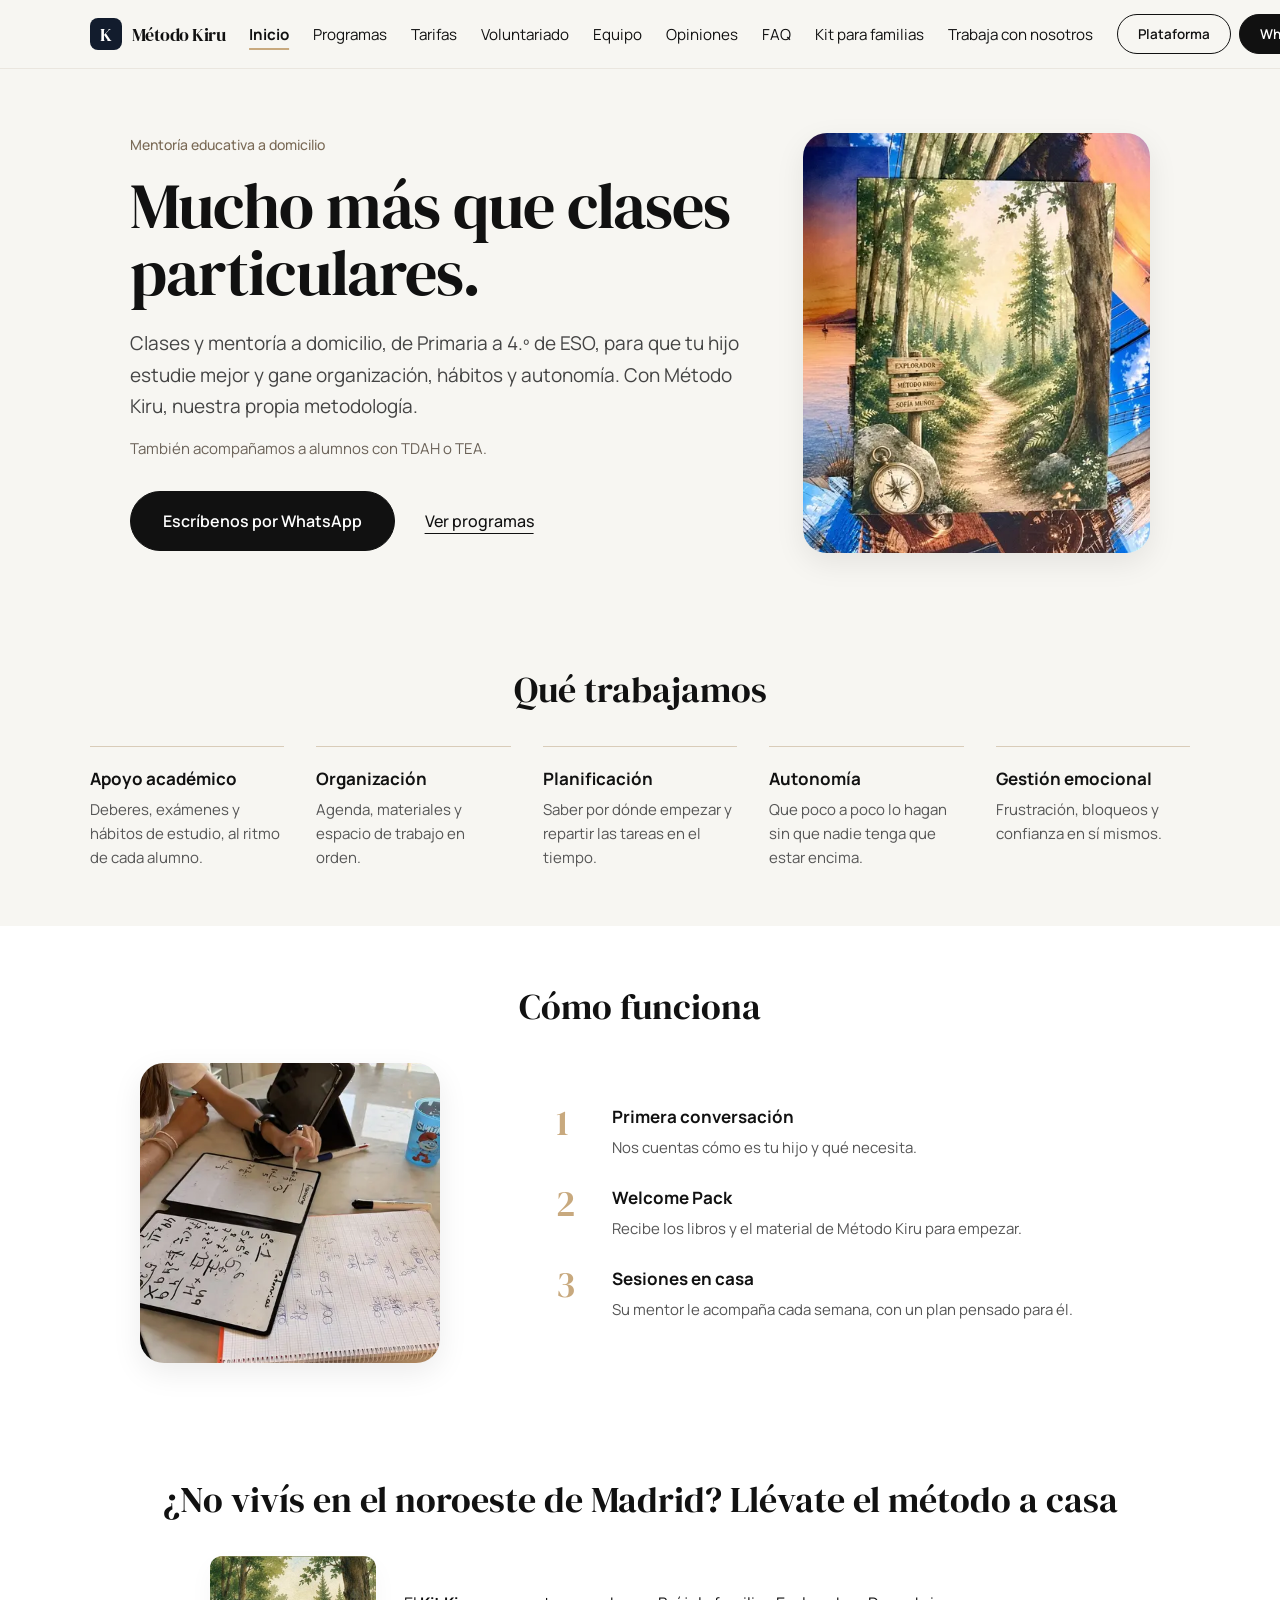
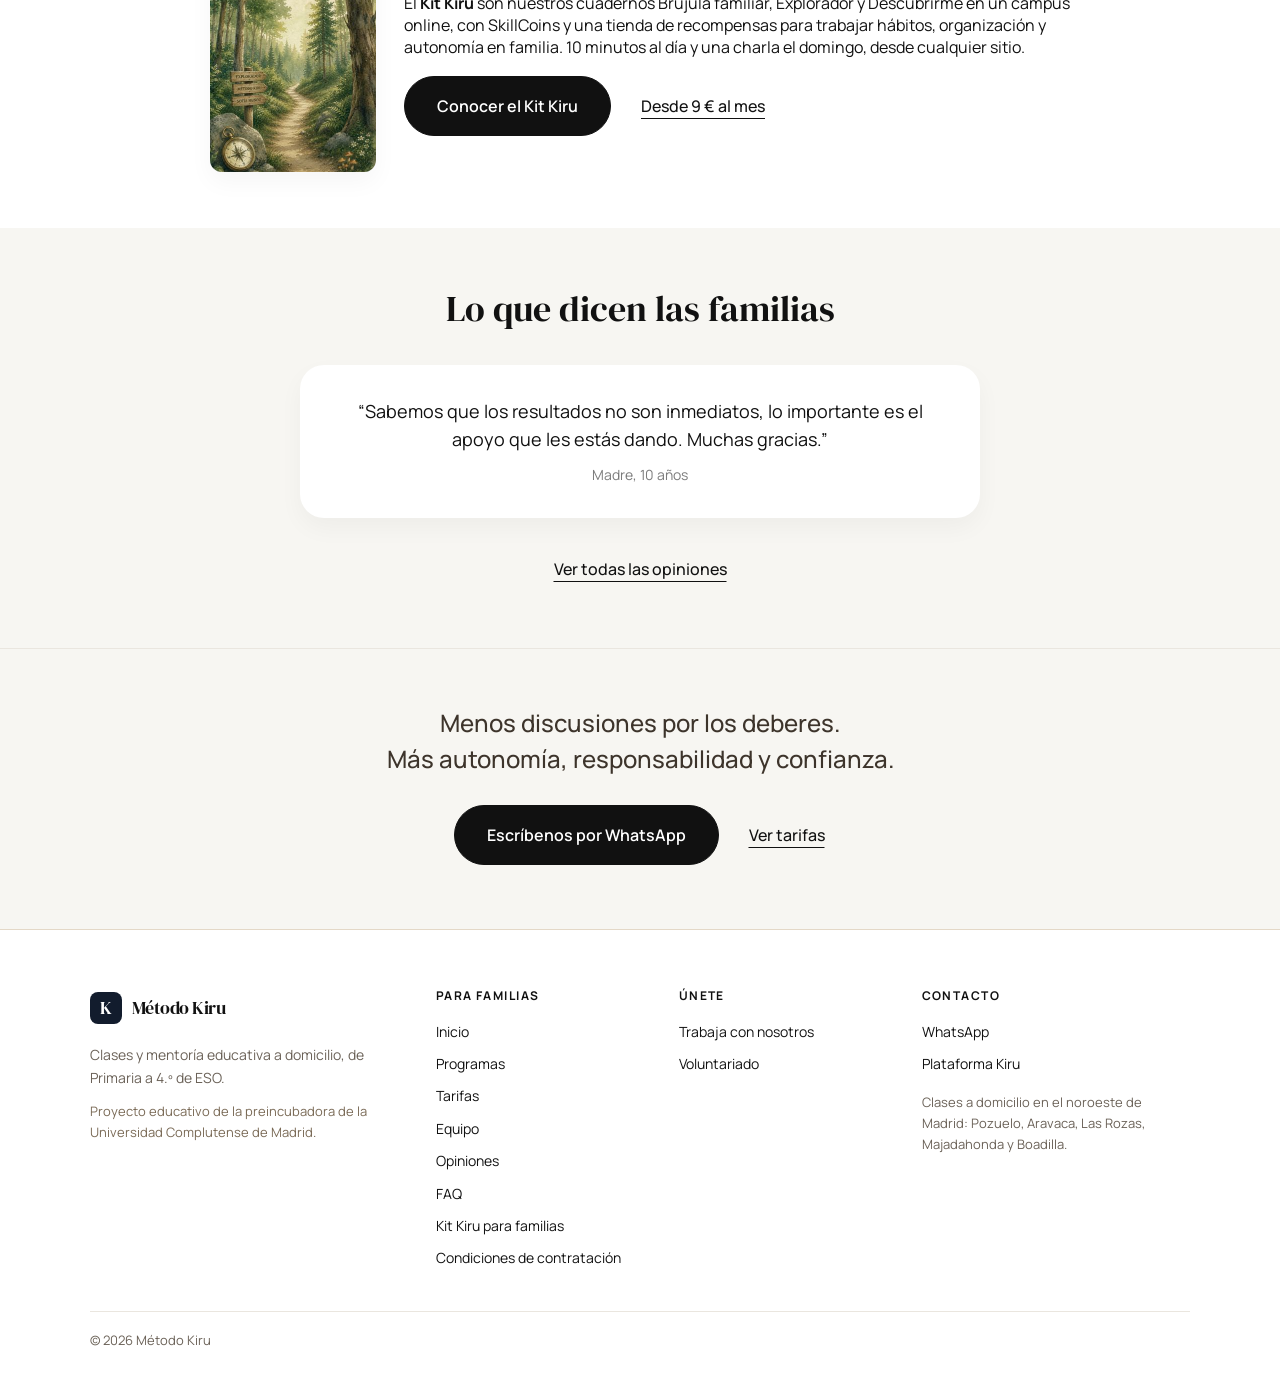
<file: index.html>
<!DOCTYPE html>
<html lang="es">
<head>
  <meta charset="UTF-8">
  <meta name="viewport" content="width=device-width, initial-scale=1.0">
  <title>Método Kiru | Clases particulares y mentoría educativa a domicilio</title>
  <meta name="description" content="Clases particulares y mentoría educativa a domicilio, de Primaria a 4.º de ESO: apoyo en los estudios, organización, hábitos y autonomía. Noroeste de Madrid.">
  <link rel="preconnect" href="https://fonts.googleapis.com">
  <link rel="preconnect" href="https://fonts.gstatic.com" crossorigin>
  <link rel="stylesheet" href="https://fonts.googleapis.com/css2?family=DM+Serif+Display&family=Manrope:wght@400;500;600;700&display=swap">
  <link rel="canonical" href="https://www.metodokiru.es/">
  <link rel="icon" href="/favicon.ico" sizes="any">
  <link rel="icon" href="/favicon.svg" type="image/svg+xml">
  <link rel="apple-touch-icon" href="/apple-touch-icon.png">
  <meta property="og:type" content="website">
  <meta property="og:site_name" content="Método Kiru">
  <meta property="og:locale" content="es_ES">
  <meta property="og:title" content="Método Kiru | Clases particulares y mentoría educativa a domicilio">
  <meta property="og:description" content="Clases particulares y mentoría educativa a domicilio, de Primaria a 4.º de ESO: apoyo en los estudios, organización, hábitos y autonomía. Noroeste de Madrid.">
  <meta property="og:url" content="https://www.metodokiru.es/">
  <meta property="og:image" content="https://www.metodokiru.es/assets/og-metodo-kiru.jpg">
  <meta property="og:image:width" content="1200">
  <meta property="og:image:height" content="630">
  <meta name="twitter:card" content="summary_large_image">
  <link rel="stylesheet" href="/style.css">
</head>
<body>

  <a class="skip-link" href="#contenido">Saltar al contenido</a>

  <!-- BARRA SUPERIOR FIJA -->
  <header class="top-navbar">
    <nav aria-label="Principal">
      <a href="/" class="logo-container" aria-label="Método Kiru, inicio">
        <div class="logo-icon-box" aria-hidden="true">K</div>
        <span class="logo-text">Método Kiru</span>
      </a>
      <div class="nav-links" id="menu-principal">
        <a href="/" aria-current="page">Inicio</a>
        <a href="/programas">Programas</a>
        <a href="/tarifas">Tarifas</a>
        <a href="/voluntariado">Voluntariado</a>
        <a href="/equipo">Equipo</a>
        <a href="/testimonios">Opiniones</a>
        <a href="/faq">FAQ</a>
        <a href="https://campus-kit-kiru.vercel.app/">Kit para familias</a>
        <a href="/trabaja-con-nosotros">Trabaja con nosotros</a>
        <a href="https://campus.metodokiru.es/" target="_blank" rel="noopener" class="nav-extra nav-extra-first">Plataforma Kiru</a>
        <a href="https://wa.me/34651382833?text=Hola%2C%20me%20gustar%C3%ADa%20informaci%C3%B3n%20sobre%20M%C3%A9todo%20Kiru." target="_blank" rel="noopener" class="nav-wa">Escríbenos por WhatsApp</a>
      </div>
      <div class="nav-actions">
        <a href="https://campus.metodokiru.es/" target="_blank" rel="noopener" class="mini-btn mini-btn-light">Plataforma</a>
        <a href="https://wa.me/34651382833?text=Hola%2C%20me%20gustar%C3%ADa%20informaci%C3%B3n%20sobre%20M%C3%A9todo%20Kiru." target="_blank" rel="noopener" class="mini-btn">WhatsApp</a>
        <button class="menu-btn" type="button" aria-expanded="false" aria-controls="menu-principal" aria-label="Abrir menú">
          <span></span><span></span><span></span>
        </button>
      </div>
    </nav>
  </header>

  <main id="contenido">

  <!-- CONTENIDO PRINCIPAL HERO -->
  <section class="hero hero-with-photo">
    <div class="hero-content">
      <p class="eyebrow">Mentoría educativa a domicilio</p>

      <h1>Mucho más que clases particulares.</h1>

      <p class="subtitle">
        Clases y mentoría a domicilio, de Primaria a 4.º de ESO, para que tu hijo estudie mejor y gane organización, hábitos y autonomía. Con Método Kiru, nuestra propia metodología.
      </p>

      <p class="hero-sub-note">También acompañamos a alumnos con TDAH o TEA.</p>

      <div class="hero-buttons">
        <a href="https://wa.me/34651382833?text=Hola%2C%20me%20gustar%C3%ADa%20informaci%C3%B3n%20sobre%20M%C3%A9todo%20Kiru."
           target="_blank" rel="noopener"
           class="primary">
          Escríbenos por WhatsApp
        </a>

        <a href="/programas" class="text-link">
          Ver programas
        </a>
      </div>
    </div>
    <figure class="hero-photo">
      <picture><source type="image/webp" srcset="/assets/welcome-pack-explorador-450.webp 450w, /assets/welcome-pack-explorador-900.webp 900w" sizes="(max-width: 900px) 100vw, 400px"><img src="/assets/welcome-pack-explorador.jpg" width="900" height="1200" fetchpriority="high" decoding="async" alt="Libro Explorador de Método Kiru, parte del Welcome Pack"></picture>
    </figure>
  </section>

  <!-- QUÉ TRABAJAMOS -->
  <section class="section">
    <h2 class="section-title">Qué trabajamos</h2>

    <div class="pillars">
      <div class="pillar">
        <h3>Apoyo académico</h3>
        <p>Deberes, exámenes y hábitos de estudio, al ritmo de cada alumno.</p>
      </div>
      <div class="pillar">
        <h3>Organización</h3>
        <p>Agenda, materiales y espacio de trabajo en orden.</p>
      </div>
      <div class="pillar">
        <h3>Planificación</h3>
        <p>Saber por dónde empezar y repartir las tareas en el tiempo.</p>
      </div>
      <div class="pillar">
        <h3>Autonomía</h3>
        <p>Que poco a poco lo hagan sin que nadie tenga que estar encima.</p>
      </div>
      <div class="pillar">
        <h3>Gestión emocional</h3>
        <p>Frustración, bloqueos y confianza en sí mismos.</p>
      </div>
    </div>
  </section>

  <!-- CÓMO FUNCIONA -->
  <section class="section section-white">
    <h2 class="section-title">Cómo funciona</h2>

    <div class="how-it-works">
    <figure class="session-photo">
      <picture><source type="image/webp" srcset="/assets/sesion-pizarras-450.webp 450w, /assets/sesion-pizarras-900.webp 900w" sizes="(max-width: 900px) 100vw, 300px"><img src="/assets/sesion-pizarras.jpg" width="900" height="1200" loading="lazy" decoding="async" alt="Alumno trabajando con pizarras durante una sesión de Método Kiru"></picture>
    </figure>
    <ol class="steps">
      <li>
        <span class="step-number">1</span>
        <h3>Primera conversación</h3>
        <p>Nos cuentas cómo es tu hijo y qué necesita.</p>
      </li>
      <li>
        <span class="step-number">2</span>
        <h3>Welcome Pack</h3>
        <p>Recibe los libros y el material de Método Kiru para empezar.</p>
      </li>
      <li>
        <span class="step-number">3</span>
        <h3>Sesiones en casa</h3>
        <p>Su mentor le acompaña cada semana, con un plan pensado para él.</p>
      </li>
    </ol>
    </div>
  </section>

  <!-- KIT KIRU -->
  <section class="section section-white kit-promo">
    <h2 class="section-title">¿No vivís en el noroeste de Madrid? Llévate el método a casa</h2>
    <div class="kit-promo-in">
      <img src="/assets/kit-explorador.jpg" alt="Portada del cuaderno Explorador del Kit Kiru" width="166" height="215" loading="lazy">
      <div>
        <p>El <strong>Kit Kiru</strong> son nuestros cuadernos Brújula familiar, Explorador y Descubrirme en un campus online, con SkillCoins y una tienda de recompensas para trabajar hábitos, organización y autonomía en familia. 10 minutos al día y una charla el domingo, desde cualquier sitio.</p>
        <div class="hero-buttons">
          <a href="https://campus-kit-kiru.vercel.app/" class="primary">Conocer el Kit Kiru</a>
          <a href="https://campus-kit-kiru.vercel.app/kit" class="text-link">Desde 9 € al mes</a>
        </div>
      </div>
    </div>
  </section>

  <!-- TESTIMONIOS -->
  <section class="section">
    <h2 class="section-title">Lo que dicen las familias</h2>
    <p class="review-stats" hidden></p>

    <blockquote class="testimonial-featured">
      “Sabemos que los resultados no son inmediatos, lo importante es el apoyo que les estás dando. Muchas gracias.”
      <span>Madre, 10 años</span>
    </blockquote>

    <div class="hero-buttons centered">
      <a href="/testimonios" class="text-link">Ver todas las opiniones</a>
    </div>
  </section>

  <!-- LLAMADA FINAL -->
  <section class="closing">
    <p class="quote-text">Menos discusiones por los deberes.<br>Más autonomía, responsabilidad y confianza.</p>
    <div class="hero-buttons centered">
      <a href="https://wa.me/34651382833?text=Hola%2C%20me%20gustar%C3%ADa%20informaci%C3%B3n%20sobre%20M%C3%A9todo%20Kiru."
         target="_blank" rel="noopener"
         class="primary">
        Escríbenos por WhatsApp
      </a>
      <a href="/tarifas" class="text-link">Ver tarifas</a>
    </div>
  </section>

  </main>

  <!-- PIE DE PÁGINA -->
  <footer class="site-footer">
    <div class="footer-grid">
      <div class="footer-brand">
        <a href="/" class="logo-container" aria-label="Método Kiru, inicio">
          <div class="logo-icon-box" aria-hidden="true">K</div>
          <span class="logo-text">Método Kiru</span>
        </a>
        <p>Clases y mentoría educativa a domicilio, de Primaria a 4.º de ESO.</p>
        <p class="footer-ucm">Proyecto educativo de la preincubadora de la Universidad Complutense de Madrid.</p>
      </div>
      <div>
        <p class="footer-heading">Para familias</p>
        <ul>
          <li><a href="/">Inicio</a></li>
          <li><a href="/programas">Programas</a></li>
          <li><a href="/tarifas">Tarifas</a></li>
          <li><a href="/equipo">Equipo</a></li>
          <li><a href="/testimonios">Opiniones</a></li>
          <li><a href="/faq">FAQ</a></li>
          <li><a href="https://campus-kit-kiru.vercel.app/">Kit Kiru para familias</a></li>
          <li><a href="/condiciones">Condiciones de contratación</a></li>
        </ul>
      </div>
      <div>
        <p class="footer-heading">Únete</p>
        <ul>
          <li><a href="/trabaja-con-nosotros">Trabaja con nosotros</a></li>
          <li><a href="/voluntariado">Voluntariado</a></li>
        </ul>
      </div>
      <div>
        <p class="footer-heading">Contacto</p>
        <ul>
          <li><a href="https://wa.me/34651382833?text=Hola%2C%20me%20gustar%C3%ADa%20informaci%C3%B3n%20sobre%20M%C3%A9todo%20Kiru." target="_blank" rel="noopener">WhatsApp</a></li>
          <li><a href="https://campus.metodokiru.es/" target="_blank" rel="noopener">Plataforma Kiru</a></li>
        </ul>
        <p class="footer-zones">Clases a domicilio en el noroeste de Madrid: Pozuelo, Aravaca, Las Rozas, Majadahonda y Boadilla.</p>
      </div>
    </div>
    <p class="footer-bottom">© 2026 Método Kiru</p>
  </footer>

  <a class="wa-bar" href="https://wa.me/34651382833?text=Hola%2C%20me%20gustar%C3%ADa%20informaci%C3%B3n%20sobre%20M%C3%A9todo%20Kiru." target="_blank" rel="noopener">Escríbenos por WhatsApp</a>

  <script src="/script.js"></script>
</body>
</html>
</file>
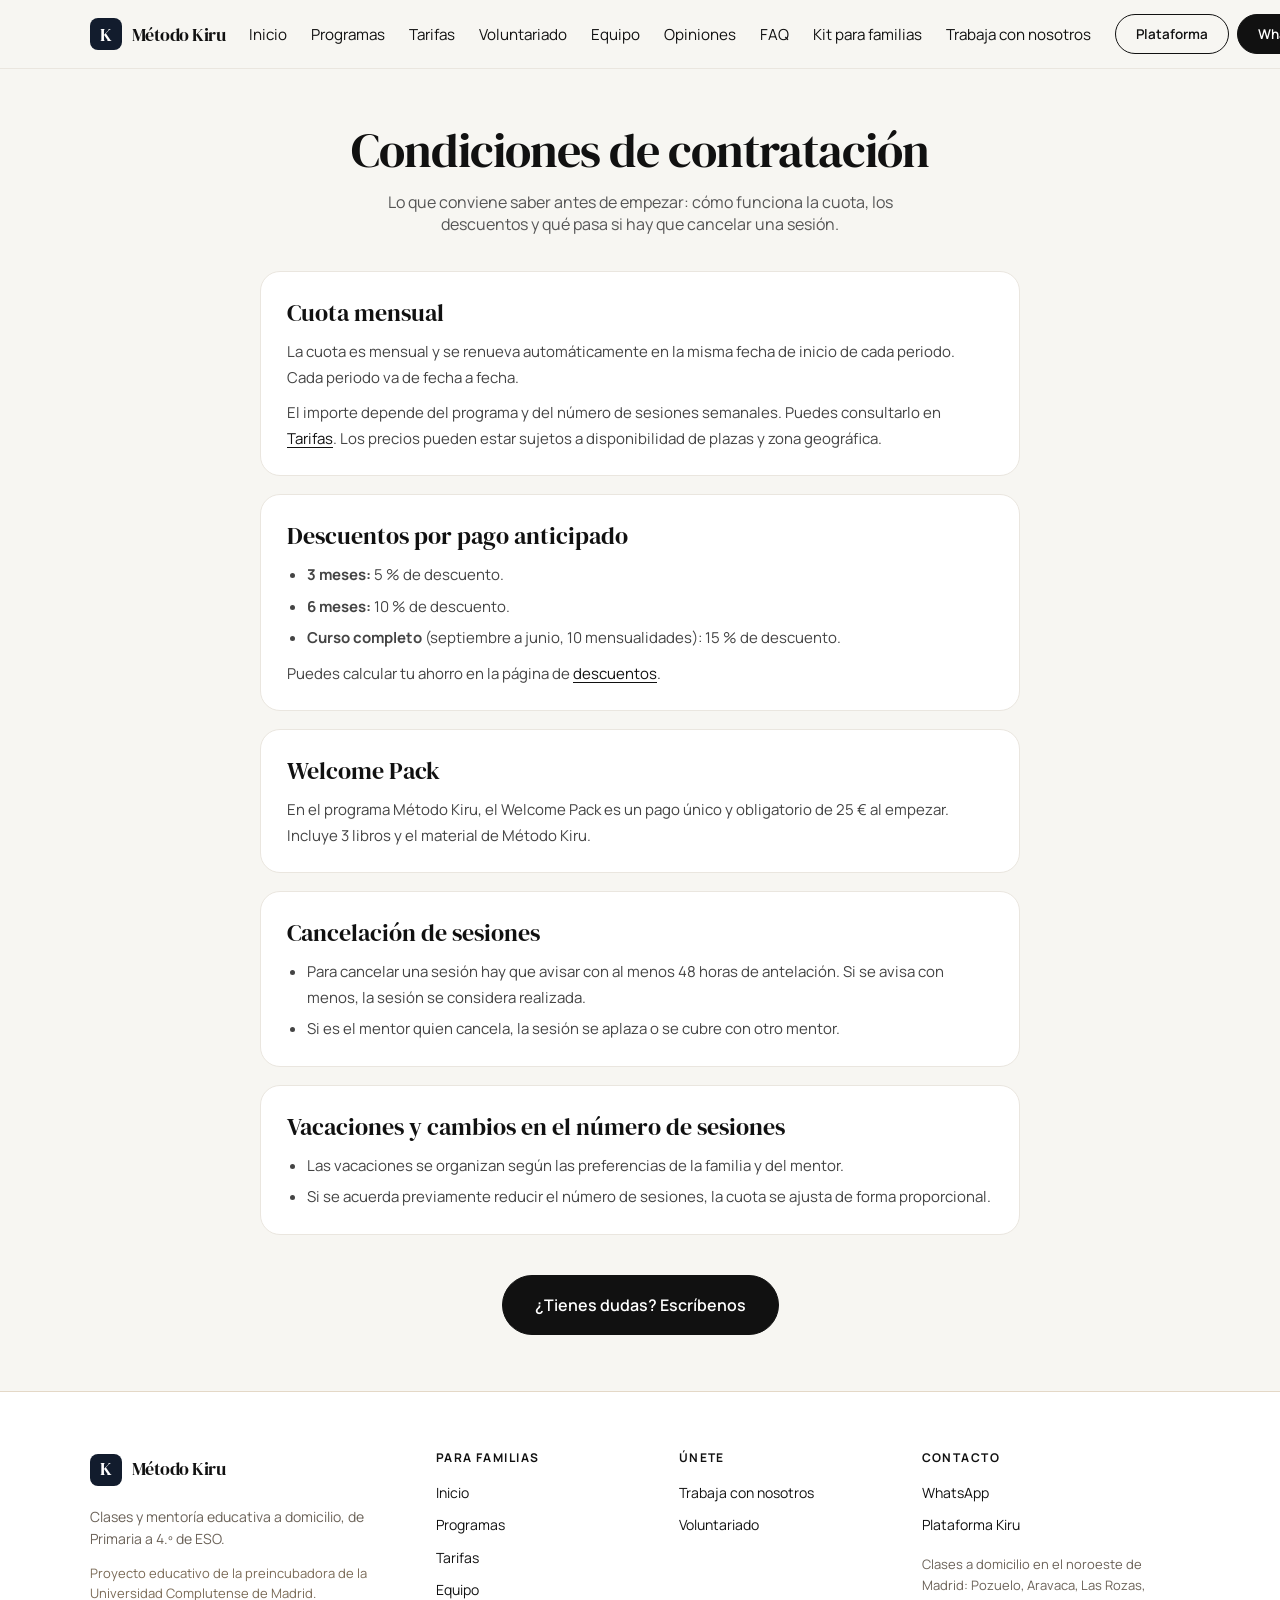
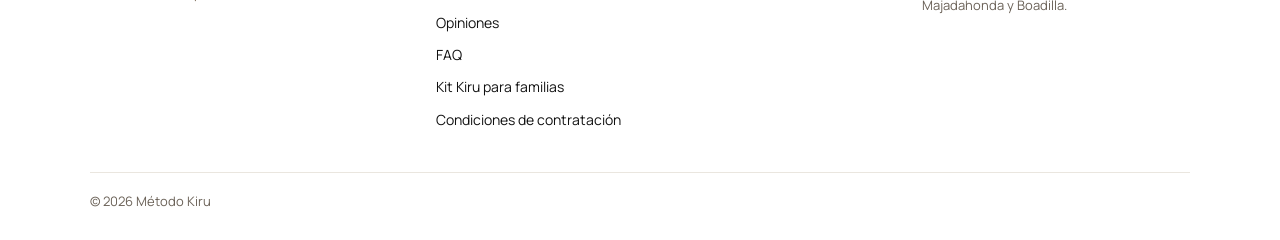
<file: condiciones.html>
<!DOCTYPE html>
<html lang="es">
<head>
  <meta charset="UTF-8">
  <meta name="viewport" content="width=device-width, initial-scale=1.0">
  <title>Condiciones de contratación | Método Kiru</title>
  <meta name="description" content="Condiciones de contratación de Método Kiru: cuota mensual de fecha a fecha, descuentos por pago anticipado, Welcome Pack, cancelaciones y vacaciones.">
  <link rel="preconnect" href="https://fonts.googleapis.com">
  <link rel="preconnect" href="https://fonts.gstatic.com" crossorigin>
  <link rel="stylesheet" href="https://fonts.googleapis.com/css2?family=DM+Serif+Display&family=Manrope:wght@400;500;600;700&display=swap">
  <link rel="canonical" href="https://www.metodokiru.es/condiciones">
  <link rel="icon" href="/favicon.ico" sizes="any">
  <link rel="icon" href="/favicon.svg" type="image/svg+xml">
  <link rel="apple-touch-icon" href="/apple-touch-icon.png">
  <meta property="og:type" content="website">
  <meta property="og:site_name" content="Método Kiru">
  <meta property="og:locale" content="es_ES">
  <meta property="og:title" content="Condiciones de contratación | Método Kiru">
  <meta property="og:description" content="Condiciones de contratación de Método Kiru: cuota mensual de fecha a fecha, descuentos por pago anticipado, Welcome Pack, cancelaciones y vacaciones.">
  <meta property="og:url" content="https://www.metodokiru.es/condiciones">
  <meta property="og:image" content="https://www.metodokiru.es/assets/og-metodo-kiru.jpg">
  <meta property="og:image:width" content="1200">
  <meta property="og:image:height" content="630">
  <meta name="twitter:card" content="summary_large_image">
  <link rel="stylesheet" href="/style.css">
</head>
<body>

  <a class="skip-link" href="#contenido">Saltar al contenido</a>

  <!-- BARRA SUPERIOR FIJA -->
  <header class="top-navbar">
    <nav aria-label="Principal">
      <a href="/" class="logo-container" aria-label="Método Kiru, inicio">
        <div class="logo-icon-box" aria-hidden="true">K</div>
        <span class="logo-text">Método Kiru</span>
      </a>
      <div class="nav-links" id="menu-principal">
        <a href="/">Inicio</a>
        <a href="/programas">Programas</a>
        <a href="/tarifas">Tarifas</a>
        <a href="/voluntariado">Voluntariado</a>
        <a href="/equipo">Equipo</a>
        <a href="/testimonios">Opiniones</a>
        <a href="/faq">FAQ</a>
        <a href="https://campus-kit-kiru.vercel.app/">Kit para familias</a>
        <a href="/trabaja-con-nosotros">Trabaja con nosotros</a>
        <a href="https://campus.metodokiru.es/" target="_blank" rel="noopener" class="nav-extra nav-extra-first">Plataforma Kiru</a>
        <a href="https://wa.me/34651382833?text=Hola%2C%20me%20gustar%C3%ADa%20informaci%C3%B3n%20sobre%20M%C3%A9todo%20Kiru." target="_blank" rel="noopener" class="nav-wa">Escríbenos por WhatsApp</a>
      </div>
      <div class="nav-actions">
        <a href="https://campus.metodokiru.es/" target="_blank" rel="noopener" class="mini-btn mini-btn-light">Plataforma</a>
        <a href="https://wa.me/34651382833?text=Hola%2C%20me%20gustar%C3%ADa%20informaci%C3%B3n%20sobre%20M%C3%A9todo%20Kiru." target="_blank" rel="noopener" class="mini-btn">WhatsApp</a>
        <button class="menu-btn" type="button" aria-expanded="false" aria-controls="menu-principal" aria-label="Abrir menú">
          <span></span><span></span><span></span>
        </button>
      </div>
    </nav>
  </header>

  <main id="contenido">

  <section class="section">
    <h1 class="page-title">Condiciones de contratación</h1>
    <p class="page-intro">Lo que conviene saber antes de empezar: cómo funciona la cuota, los descuentos y qué pasa si hay que cancelar una sesión.</p>

    <div class="conditions">
      <section class="condition-block" aria-labelledby="c-cuota">
        <h2 id="c-cuota">Cuota mensual</h2>
        <p>La cuota es mensual y se renueva automáticamente en la misma fecha de inicio de cada periodo. Cada periodo va de fecha a fecha.</p>
        <p>El importe depende del programa y del número de sesiones semanales. Puedes consultarlo en <a href="/tarifas">Tarifas</a>. Los precios pueden estar sujetos a disponibilidad de plazas y zona geográfica.</p>
      </section>

      <section class="condition-block" aria-labelledby="c-descuentos">
        <h2 id="c-descuentos">Descuentos por pago anticipado</h2>
        <ul>
          <li><strong>3 meses:</strong> 5 % de descuento.</li>
          <li><strong>6 meses:</strong> 10 % de descuento.</li>
          <li><strong>Curso completo</strong> (septiembre a junio, 10 mensualidades): 15 % de descuento.</li>
        </ul>
        <p>Puedes calcular tu ahorro en la página de <a href="/descuentos">descuentos</a>.</p>
      </section>

      <section class="condition-block" aria-labelledby="c-welcome">
        <h2 id="c-welcome">Welcome Pack</h2>
        <p>En el programa Método Kiru, el Welcome Pack es un pago único y obligatorio de 25 € al empezar. Incluye 3 libros y el material de Método Kiru.</p>
      </section>

      <section class="condition-block" aria-labelledby="c-cancelaciones">
        <h2 id="c-cancelaciones">Cancelación de sesiones</h2>
        <ul>
          <li>Para cancelar una sesión hay que avisar con al menos 48 horas de antelación. Si se avisa con menos, la sesión se considera realizada.</li>
          <li>Si es el mentor quien cancela, la sesión se aplaza o se cubre con otro mentor.</li>
        </ul>
      </section>

      <section class="condition-block" aria-labelledby="c-vacaciones">
        <h2 id="c-vacaciones">Vacaciones y cambios en el número de sesiones</h2>
        <ul>
          <li>Las vacaciones se organizan según las preferencias de la familia y del mentor.</li>
          <li>Si se acuerda previamente reducir el número de sesiones, la cuota se ajusta de forma proporcional.</li>
        </ul>
      </section>
    </div>

    <div class="hero-buttons centered">
      <a href="https://wa.me/34651382833?text=Hola%2C%20me%20gustar%C3%ADa%20informaci%C3%B3n%20sobre%20M%C3%A9todo%20Kiru." target="_blank" rel="noopener" class="primary">¿Tienes dudas? Escríbenos</a>
    </div>
  </section>

  </main>

  <!-- PIE DE PÁGINA -->
  <footer class="site-footer">
    <div class="footer-grid">
      <div class="footer-brand">
        <a href="/" class="logo-container" aria-label="Método Kiru, inicio">
          <div class="logo-icon-box" aria-hidden="true">K</div>
          <span class="logo-text">Método Kiru</span>
        </a>
        <p>Clases y mentoría educativa a domicilio, de Primaria a 4.º de ESO.</p>
        <p class="footer-ucm">Proyecto educativo de la preincubadora de la Universidad Complutense de Madrid.</p>
      </div>
      <div>
        <p class="footer-heading">Para familias</p>
        <ul>
          <li><a href="/">Inicio</a></li>
          <li><a href="/programas">Programas</a></li>
          <li><a href="/tarifas">Tarifas</a></li>
          <li><a href="/equipo">Equipo</a></li>
          <li><a href="/testimonios">Opiniones</a></li>
          <li><a href="/faq">FAQ</a></li>
          <li><a href="https://campus-kit-kiru.vercel.app/">Kit Kiru para familias</a></li>
          <li><a href="/condiciones">Condiciones de contratación</a></li>
        </ul>
      </div>
      <div>
        <p class="footer-heading">Únete</p>
        <ul>
          <li><a href="/trabaja-con-nosotros">Trabaja con nosotros</a></li>
          <li><a href="/voluntariado">Voluntariado</a></li>
        </ul>
      </div>
      <div>
        <p class="footer-heading">Contacto</p>
        <ul>
          <li><a href="https://wa.me/34651382833?text=Hola%2C%20me%20gustar%C3%ADa%20informaci%C3%B3n%20sobre%20M%C3%A9todo%20Kiru." target="_blank" rel="noopener">WhatsApp</a></li>
          <li><a href="https://campus.metodokiru.es/" target="_blank" rel="noopener">Plataforma Kiru</a></li>
        </ul>
        <p class="footer-zones">Clases a domicilio en el noroeste de Madrid: Pozuelo, Aravaca, Las Rozas, Majadahonda y Boadilla.</p>
      </div>
    </div>
    <p class="footer-bottom">© 2026 Método Kiru</p>
  </footer>

  <a class="wa-bar" href="https://wa.me/34651382833?text=Hola%2C%20me%20gustar%C3%ADa%20informaci%C3%B3n%20sobre%20M%C3%A9todo%20Kiru." target="_blank" rel="noopener">Escríbenos por WhatsApp</a>

  <script src="/script.js"></script>
</body>
</html>
</file>
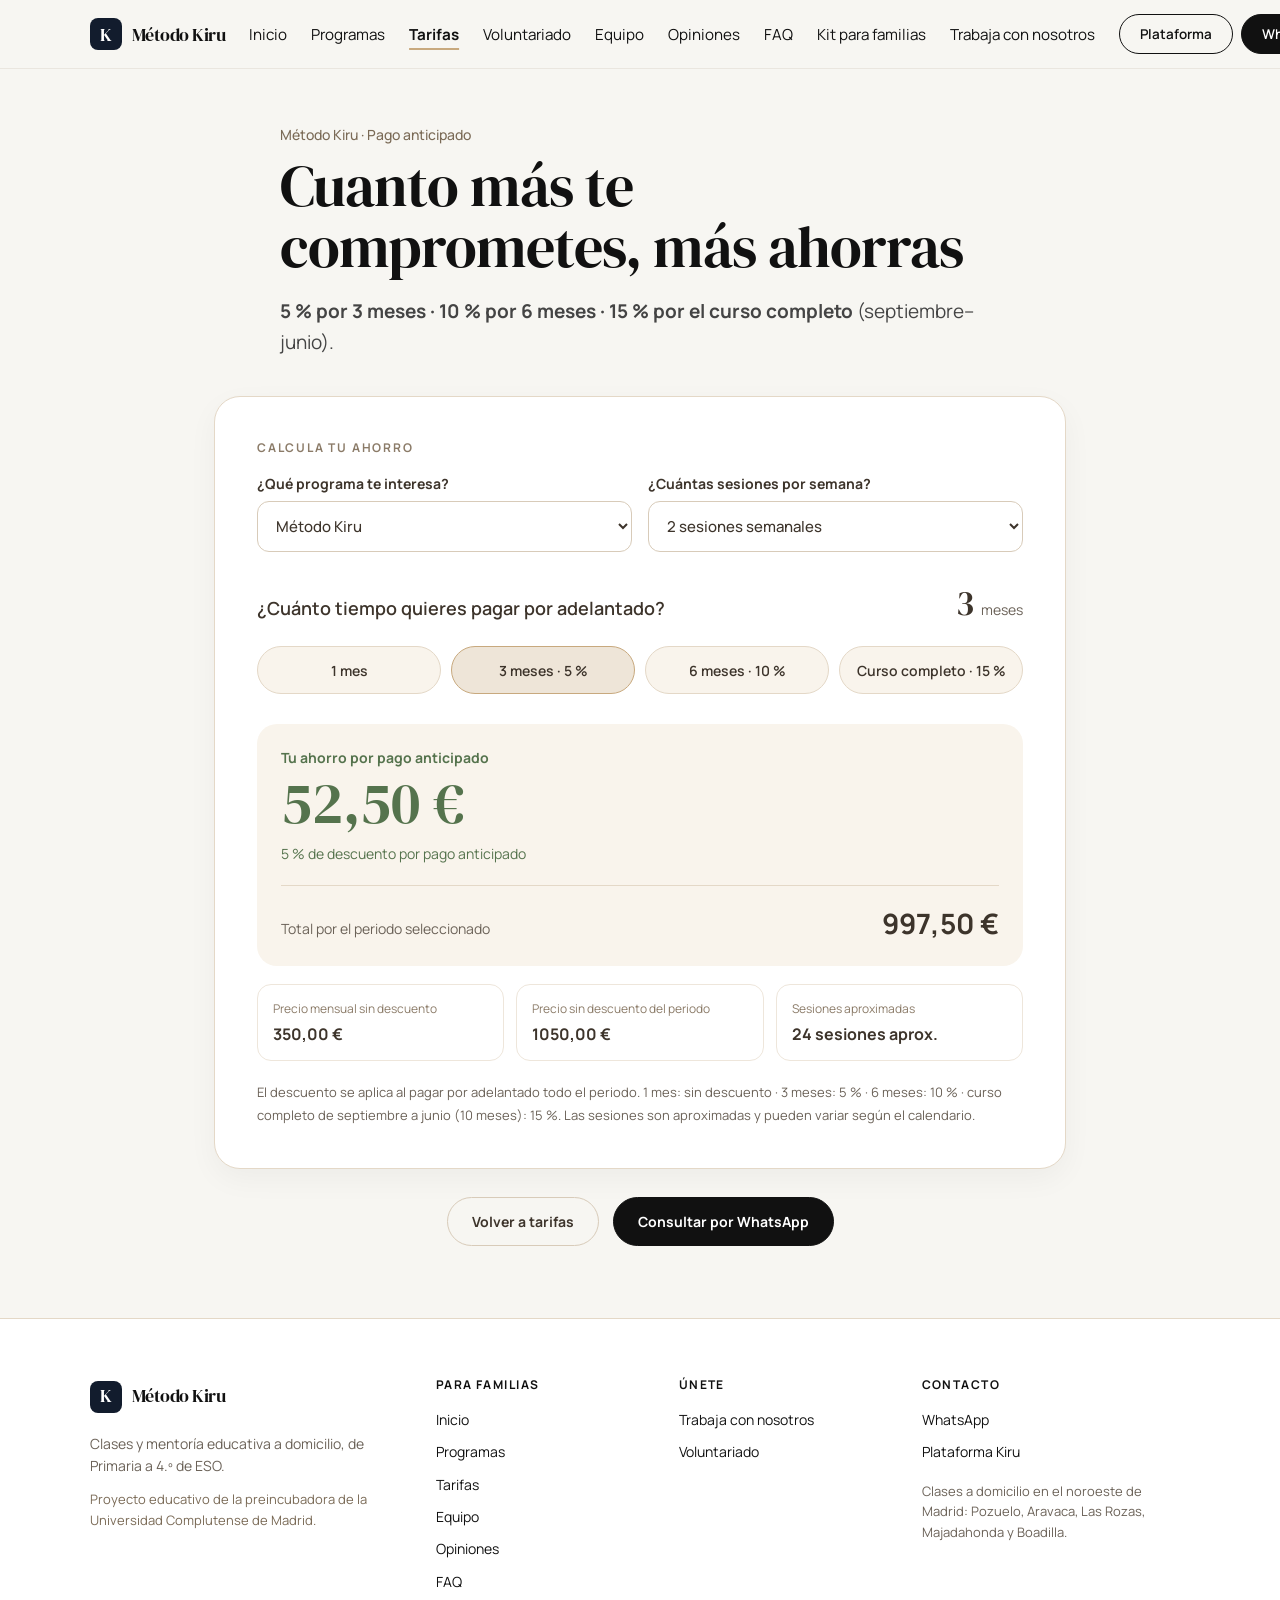
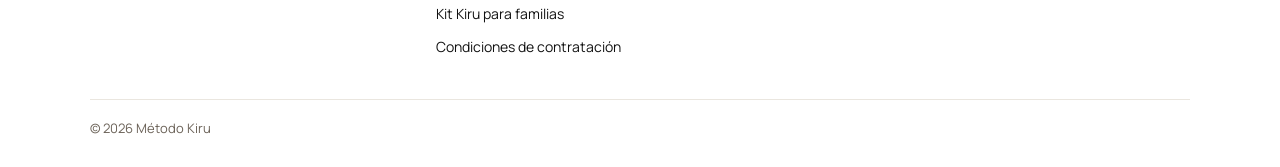
<file: descuentos.html>
<!DOCTYPE html>
<html lang="es">
<head>
  <meta charset="UTF-8">
  <meta name="viewport" content="width=device-width, initial-scale=1.0">
  <meta name="robots" content="noindex,follow">
  <title>Descuentos por pago anticipado | Método Kiru</title>
  <meta name="description" content="Ahorra un 5 % por 3 meses, un 10 % por 6 meses o un 15 % al contratar el curso completo de septiembre a junio.">
  <link rel="preconnect" href="https://fonts.googleapis.com">
  <link rel="preconnect" href="https://fonts.gstatic.com" crossorigin>
  <link rel="stylesheet" href="https://fonts.googleapis.com/css2?family=DM+Serif+Display&family=Manrope:wght@400;500;600;700&display=swap">
  <link rel="icon" href="/favicon.ico" sizes="any">
  <link rel="icon" href="/favicon.svg" type="image/svg+xml">
  <link rel="apple-touch-icon" href="/apple-touch-icon.png">
  <meta property="og:type" content="website">
  <meta property="og:site_name" content="Método Kiru">
  <meta property="og:locale" content="es_ES">
  <meta property="og:title" content="Descuentos por pago anticipado | Método Kiru">
  <meta property="og:description" content="Ahorra un 5 % por 3 meses, un 10 % por 6 meses o un 15 % al contratar el curso completo de septiembre a junio.">
  <meta property="og:url" content="https://www.metodokiru.es/descuentos">
  <meta property="og:image" content="https://www.metodokiru.es/assets/og-metodo-kiru.jpg">
  <meta property="og:image:width" content="1200">
  <meta property="og:image:height" content="630">
  <meta name="twitter:card" content="summary_large_image">
  <link rel="stylesheet" href="/style.css">
  <style>
    .discount-intro { max-width: 900px; margin: 0 auto; padding: 56px 7% 12px; }
    .discount-intro .eyebrow { margin-bottom: 12px; }
    .discount-intro h1 { font-size: clamp(38px, 5vw, 58px); margin-bottom: 18px; }
    .discount-intro .subtitle { max-width: 700px; margin-bottom: 0; }
    .discount-wrap { max-width: 900px; margin: 26px auto 72px; padding: 0 24px; }
    .discount-card { background: #fff; border: 1px solid #e4d8c7; border-radius: 26px; padding: clamp(24px, 4vw, 42px); box-shadow: 0 10px 30px rgba(0,0,0,.045); }
    .discount-kicker { font-size: 12px; text-transform: uppercase; letter-spacing: 1.8px; color: #8b7b68; font-weight: 700; margin-bottom: 12px; }
    .discount-options { display: grid; grid-template-columns: repeat(2, minmax(0, 1fr)); gap: 16px; margin: 18px 0 28px; }
    .discount-field label { display: block; color: #3d342b; font-size: 14px; font-weight: 700; margin-bottom: 8px; }
    .discount-field select { width: 100%; border: 1px solid #d8cbb9; border-radius: 12px; padding: 13px 14px; background: #fff; color: #3d342b; font: 500 15px 'Manrope', sans-serif; }
    .discount-months { display: flex; align-items: baseline; justify-content: space-between; gap: 16px; margin-bottom: 20px; }
    .discount-months .discount-label { font-size: 18px; font-weight: 600; color: #3d342b; }
    .month-value { font-family: 'DM Serif Display', Georgia, serif; font-size: 34px; color: #3d342b; white-space: nowrap; }
    .month-value small { font-family: 'Manrope', sans-serif; font-size: 14px; color: #6b6258; }
    .quick-months { display: grid; grid-template-columns: repeat(4, minmax(0, 1fr)); gap: 10px; margin: 8px 0 30px; }
    .quick-months button { border: 1px solid #e4d8c7; background: #f9f4ec; color: #3d342b; border-radius: 999px; min-height: 48px; padding: 10px 14px; font: 600 14px 'Manrope', sans-serif; cursor: pointer; transition: background .2s, border-color .2s; }
    .quick-months button:hover, .quick-months button[aria-pressed="true"] { background: #eee5d8; border-color: #c8a97e; }
    .discount-result { background: #f9f4ec; border-radius: 20px; padding: 24px; }
    .saving-label { font-size: 14px; color: #55734d; font-weight: 700; margin-bottom: 4px; }
    .saving-amount { color: #55734d; font-family: 'DM Serif Display', Georgia, serif; font-size: clamp(40px, 6vw, 58px); line-height: 1.12; margin-bottom: 8px; }
    .saving-detail { color: #55734d; font-size: 14px; margin-bottom: 22px; }
    .final-total { display: flex; align-items: baseline; justify-content: space-between; gap: 16px; padding-top: 18px; border-top: 1px solid #e4d8c7; }
    .final-total span { color: #6b6258; font-size: 14px; }
    .final-total strong { color: #3d342b; font-size: clamp(21px, 3vw, 28px); font-weight: 700; }
    .price-details { display: grid; grid-template-columns: repeat(3, minmax(0, 1fr)); gap: 12px; margin-top: 18px; }
    .price-detail { background: #fff; border: 1px solid #eee6db; border-radius: 14px; padding: 15px; }
    .price-detail span { display: block; color: #8b7b68; font-size: 12px; margin-bottom: 6px; }
    .price-detail strong { color: #3d342b; font-size: 16px; }
    .discount-footnote { margin-top: 20px; color: #6b6258; font-size: 13px; line-height: 1.7; }
    .discount-actions { display: flex; justify-content: center; gap: 14px; flex-wrap: wrap; margin-top: 28px; }
    .discount-actions a { text-decoration: none; border-radius: 999px; padding: 14px 24px; font-size: 14px; font-weight: 700; }
    .discount-actions .back-link { color: #3d342b; border: 1px solid #d8cbb9; }
    .discount-actions .contact-link { background: #111; color: #fff; border: 1px solid #111; }
    @media(max-width: 600px) {
      .discount-intro { padding: 36px 6% 8px; }
      .discount-wrap { padding: 0 16px; margin: 20px auto 48px; }
      .discount-options { grid-template-columns: 1fr; gap: 12px; }
      .discount-months { align-items: flex-start; flex-direction: column; gap: 4px; }
      .quick-months { grid-template-columns: repeat(2, minmax(0, 1fr)); }
      .price-details { grid-template-columns: 1fr; }
      .price-detail { display: flex; justify-content: space-between; align-items: center; gap: 12px; }
      .price-detail span { margin-bottom: 0; }
      .discount-result { padding: 20px; }
      .final-total { align-items: flex-start; flex-direction: column; gap: 6px; }
      .discount-actions { flex-direction: column; }
      .discount-actions a { text-align: center; }
    }
  </style>
</head>
<body>

  <a class="skip-link" href="#contenido">Saltar al contenido</a>

  <!-- BARRA SUPERIOR FIJA -->
  <header class="top-navbar">
    <nav aria-label="Principal">
      <a href="/" class="logo-container" aria-label="Método Kiru, inicio">
        <div class="logo-icon-box" aria-hidden="true">K</div>
        <span class="logo-text">Método Kiru</span>
      </a>
      <div class="nav-links" id="menu-principal">
        <a href="/">Inicio</a>
        <a href="/programas">Programas</a>
        <a href="/tarifas" aria-current="page">Tarifas</a>
        <a href="/voluntariado">Voluntariado</a>
        <a href="/equipo">Equipo</a>
        <a href="/testimonios">Opiniones</a>
        <a href="/faq">FAQ</a>
        <a href="https://campus-kit-kiru.vercel.app/">Kit para familias</a>
        <a href="/trabaja-con-nosotros">Trabaja con nosotros</a>
        <a href="https://campus.metodokiru.es/" target="_blank" rel="noopener" class="nav-extra nav-extra-first">Plataforma Kiru</a>
        <a href="https://wa.me/34651382833?text=Hola%2C%20me%20gustar%C3%ADa%20informaci%C3%B3n%20sobre%20M%C3%A9todo%20Kiru." target="_blank" rel="noopener" class="nav-wa">Escríbenos por WhatsApp</a>
      </div>
      <div class="nav-actions">
        <a href="https://campus.metodokiru.es/" target="_blank" rel="noopener" class="mini-btn mini-btn-light">Plataforma</a>
        <a href="https://wa.me/34651382833?text=Hola%2C%20me%20gustar%C3%ADa%20informaci%C3%B3n%20sobre%20M%C3%A9todo%20Kiru." target="_blank" rel="noopener" class="mini-btn">WhatsApp</a>
        <button class="menu-btn" type="button" aria-expanded="false" aria-controls="menu-principal" aria-label="Abrir menú">
          <span></span><span></span><span></span>
        </button>
      </div>
    </nav>
  </header>

  <main id="contenido">
    <section class="discount-intro">
      <p class="eyebrow">Método Kiru · Pago anticipado</p>
      <h1>Cuanto más te comprometes, más ahorras</h1>
      <p class="subtitle"><strong>5 % por 3 meses · 10 % por 6 meses · 15 % por el curso completo</strong> (septiembre–junio).</p>
    </section>

    <section class="discount-wrap" aria-label="Calculadora de descuentos">
      <div class="discount-card">
        <p class="discount-kicker">Calcula tu ahorro</p>
        <div class="discount-options">
          <div class="discount-field">
            <label for="program">¿Qué programa te interesa?</label>
            <select id="program">
              <option value="base">Programa Base</option>
              <option value="kiru" selected>Método Kiru</option>
            </select>
          </div>
          <div class="discount-field">
            <label for="frequency">¿Cuántas sesiones por semana?</label>
            <select id="frequency">
              <option value="1">1 sesión semanal</option>
              <option value="2" selected>2 sesiones semanales</option>
              <option value="3">3 sesiones semanales</option>
            </select>
          </div>
        </div>

        <div class="discount-months">
          <p class="discount-label" id="months-label">¿Cuánto tiempo quieres pagar por adelantado?</p>
          <div class="month-value"><span id="months-value">3</span> <small id="months-unit">meses</small></div>
        </div>
        <input type="hidden" id="months" value="3">
        <div class="quick-months" role="group" aria-labelledby="months-label">
          <button type="button" data-months="1" aria-pressed="false">1 mes</button>
          <button type="button" data-months="3" aria-pressed="true">3 meses · 5 %</button>
          <button type="button" data-months="6" aria-pressed="false">6 meses · 10 %</button>
          <button type="button" data-months="10" aria-pressed="false">Curso completo · 15 %</button>
        </div>

        <div class="discount-result" aria-live="polite">
          <p class="saving-label">Tu ahorro por pago anticipado</p>
          <p class="saving-amount" id="saving-amount">52,50 €</p>
          <p class="saving-detail" id="saving-detail">5 % de descuento sobre el total del periodo</p>
          <div class="final-total">
            <span>Total por el periodo seleccionado</span>
            <strong id="final-total">997,50 €</strong>
          </div>
        </div>

        <div class="price-details">
          <div class="price-detail"><span>Precio mensual sin descuento</span><strong id="monthly-price">350,00 €</strong></div>
          <div class="price-detail"><span>Precio sin descuento del periodo</span><strong id="regular-total">1.050,00 €</strong></div>
          <div class="price-detail"><span>Sesiones aproximadas</span><strong id="session-count">24 sesiones</strong></div>
        </div>

        <p class="discount-footnote">El descuento se aplica al pagar por adelantado todo el periodo. 1 mes: sin descuento · 3 meses: 5 % · 6 meses: 10 % · curso completo de septiembre a junio (10 meses): 15 %. Las sesiones son aproximadas y pueden variar según el calendario.</p>
      </div>

      <div class="discount-actions">
        <a href="/tarifas" class="back-link">Volver a tarifas</a>
        <a href="https://wa.me/34651382833?text=Hola%2C%20me%20gustar%C3%ADa%20consultar%20las%20opciones%20de%20continuidad%20de%20M%C3%A9todo%20Kiru." target="_blank" rel="noopener" class="contact-link">Consultar por WhatsApp</a>
      </div>
    </section>
  </main>

  <!-- PIE DE PÁGINA -->
  <footer class="site-footer">
    <div class="footer-grid">
      <div class="footer-brand">
        <a href="/" class="logo-container" aria-label="Método Kiru, inicio">
          <div class="logo-icon-box" aria-hidden="true">K</div>
          <span class="logo-text">Método Kiru</span>
        </a>
        <p>Clases y mentoría educativa a domicilio, de Primaria a 4.º de ESO.</p>
        <p class="footer-ucm">Proyecto educativo de la preincubadora de la Universidad Complutense de Madrid.</p>
      </div>
      <div>
        <p class="footer-heading">Para familias</p>
        <ul>
          <li><a href="/">Inicio</a></li>
          <li><a href="/programas">Programas</a></li>
          <li><a href="/tarifas">Tarifas</a></li>
          <li><a href="/equipo">Equipo</a></li>
          <li><a href="/testimonios">Opiniones</a></li>
          <li><a href="/faq">FAQ</a></li>
          <li><a href="https://campus-kit-kiru.vercel.app/">Kit Kiru para familias</a></li>
          <li><a href="/condiciones">Condiciones de contratación</a></li>
        </ul>
      </div>
      <div>
        <p class="footer-heading">Únete</p>
        <ul>
          <li><a href="/trabaja-con-nosotros">Trabaja con nosotros</a></li>
          <li><a href="/voluntariado">Voluntariado</a></li>
        </ul>
      </div>
      <div>
        <p class="footer-heading">Contacto</p>
        <ul>
          <li><a href="https://wa.me/34651382833?text=Hola%2C%20me%20gustar%C3%ADa%20informaci%C3%B3n%20sobre%20M%C3%A9todo%20Kiru." target="_blank" rel="noopener">WhatsApp</a></li>
          <li><a href="https://campus.metodokiru.es/" target="_blank" rel="noopener">Plataforma Kiru</a></li>
        </ul>
        <p class="footer-zones">Clases a domicilio en el noroeste de Madrid: Pozuelo, Aravaca, Las Rozas, Majadahonda y Boadilla.</p>
      </div>
    </div>
    <p class="footer-bottom">© 2026 Método Kiru</p>
  </footer>

  <a class="wa-bar" href="https://wa.me/34651382833?text=Hola%2C%20me%20gustar%C3%ADa%20informaci%C3%B3n%20sobre%20M%C3%A9todo%20Kiru." target="_blank" rel="noopener">Escríbenos por WhatsApp</a>

  <script>
    (() => {
      const prices = {
        base: { 1: 150, 2: 300, 3: 480 },
        kiru: { 1: 175, 2: 350, 3: 500 }
      };
      const programInput = document.getElementById('program');
      const frequencyInput = document.getElementById('frequency');
      const monthlyPriceDisplay = document.getElementById('monthly-price');
      const monthsInput = document.getElementById('months');
      const monthsValue = document.getElementById('months-value');
      const savingAmount = document.getElementById('saving-amount');
      const savingDetail = document.getElementById('saving-detail');
      const finalTotal = document.getElementById('final-total');
      const regularTotal = document.getElementById('regular-total');
      const sessionCount = document.getElementById('session-count');
      const quickButtons = [...document.querySelectorAll('[data-months]')];
      const euro = value => new Intl.NumberFormat('es-ES', { style: 'currency', currency: 'EUR' }).format(value);
      const discountRates = { 1: 0, 3: 0.05, 6: 0.10, 10: 0.15 };
      const discountRate = months => discountRates[months] || 0;

      function update() {
        const months = Number(monthsInput.value);
        const frequency = Number(frequencyInput.value);
        const monthlyPrice = prices[programInput.value][frequency];
        const rate = discountRate(months);
        const regular = monthlyPrice * months;
        monthlyPriceDisplay.textContent = euro(monthlyPrice);
        const saving = regular * rate;
        const total = regular - saving;
        monthsValue.textContent = months;
        document.getElementById('months-unit').textContent = months === 1 ? 'mes' : 'meses';
        savingAmount.textContent = euro(saving);
        savingDetail.textContent = rate ? Math.round(rate * 100) + ' % de descuento por pago anticipado' : 'Sin descuento. El descuento empieza con 3 meses de pago anticipado';
        finalTotal.textContent = euro(total);
        regularTotal.textContent = euro(regular);
        sessionCount.textContent = (months * 4 * frequency) + ' sesiones aprox.';
        quickButtons.forEach(button => button.setAttribute('aria-pressed', String(Number(button.dataset.months) === months)));
      }

      programInput.addEventListener('change', update);
      frequencyInput.addEventListener('change', update);
      quickButtons.forEach(button => button.addEventListener('click', () => {
        monthsInput.value = button.dataset.months;
        update();
      }));
      update();
    })();
  </script>
</body>
</html>
</file>
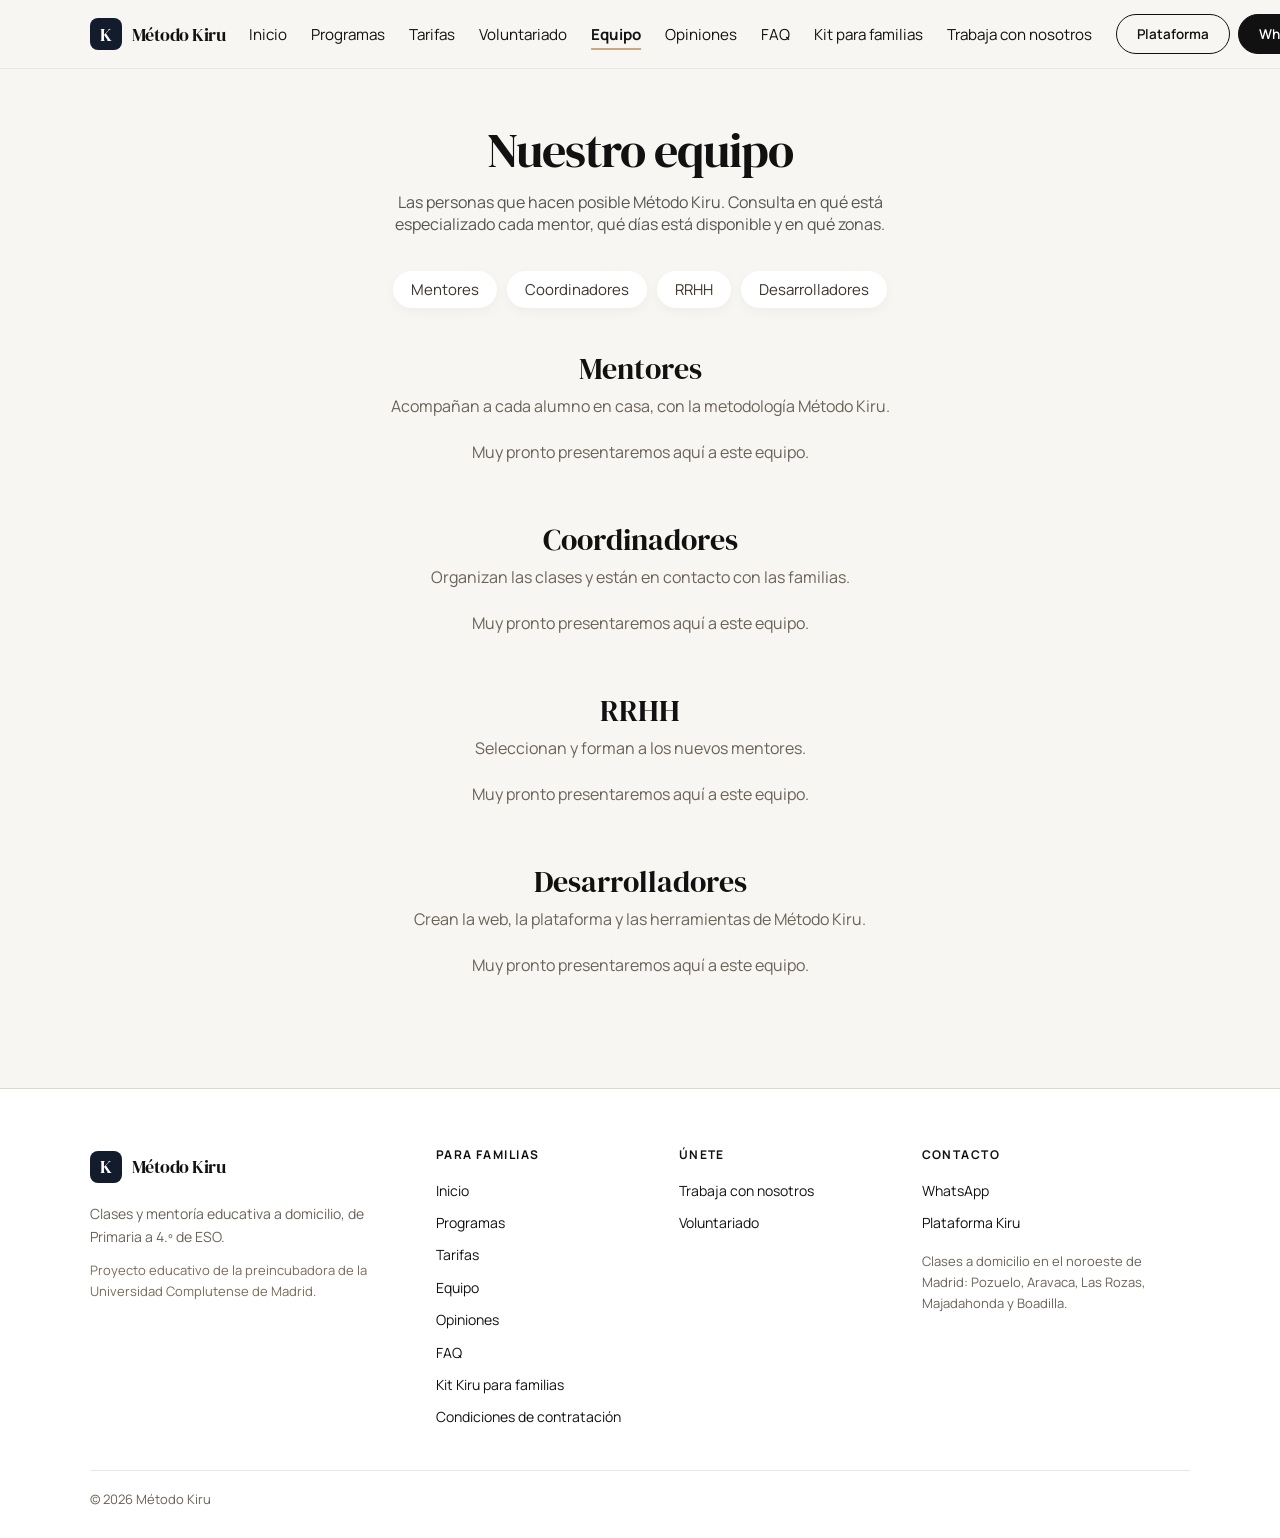
<file: equipo.html>
<!DOCTYPE html>
<html lang="es">
<head>
  <meta charset="UTF-8">
  <meta name="viewport" content="width=device-width, initial-scale=1.0">
  <title>Nuestro equipo | Método Kiru</title>
  <meta name="description" content="Conoce al equipo de Método Kiru (mentores, coordinadores, RRHH y desarrolladores): clases y mentoría educativa a domicilio, de Primaria a 4.º de ESO, en el noroeste de Madrid.">
  <link rel="preconnect" href="https://fonts.googleapis.com">
  <link rel="preconnect" href="https://fonts.gstatic.com" crossorigin>
  <link rel="stylesheet" href="https://fonts.googleapis.com/css2?family=DM+Serif+Display&family=Manrope:wght@400;500;600;700&display=swap">
  <link rel="canonical" href="https://www.metodokiru.es/equipo">
  <link rel="icon" href="/favicon.ico" sizes="any">
  <link rel="icon" href="/favicon.svg" type="image/svg+xml">
  <link rel="apple-touch-icon" href="/apple-touch-icon.png">
  <meta property="og:type" content="website">
  <meta property="og:site_name" content="Método Kiru">
  <meta property="og:locale" content="es_ES">
  <meta property="og:title" content="Nuestro equipo | Método Kiru">
  <meta property="og:description" content="Conoce al equipo de Método Kiru (mentores, coordinadores, RRHH y desarrolladores): clases y mentoría educativa a domicilio, de Primaria a 4.º de ESO, en el noroeste de Madrid.">
  <meta property="og:url" content="https://www.metodokiru.es/equipo">
  <meta property="og:image" content="https://www.metodokiru.es/assets/og-metodo-kiru.jpg">
  <meta property="og:image:width" content="1200">
  <meta property="og:image:height" content="630">
  <meta name="twitter:card" content="summary_large_image">
  <link rel="stylesheet" href="/style.css">
</head>
<body>

  <a class="skip-link" href="#contenido">Saltar al contenido</a>

  <!-- BARRA SUPERIOR FIJA -->
  <header class="top-navbar">
    <nav aria-label="Principal">
      <a href="/" class="logo-container" aria-label="Método Kiru, inicio">
        <div class="logo-icon-box" aria-hidden="true">K</div>
        <span class="logo-text">Método Kiru</span>
      </a>
      <div class="nav-links" id="menu-principal">
        <a href="/">Inicio</a>
        <a href="/programas">Programas</a>
        <a href="/tarifas">Tarifas</a>
        <a href="/voluntariado">Voluntariado</a>
        <a href="/equipo" aria-current="page">Equipo</a>
        <a href="/testimonios">Opiniones</a>
        <a href="/faq">FAQ</a>
        <a href="https://campus-kit-kiru.vercel.app/">Kit para familias</a>
        <a href="/trabaja-con-nosotros">Trabaja con nosotros</a>
        <a href="https://campus.metodokiru.es/" target="_blank" rel="noopener" class="nav-extra nav-extra-first">Plataforma Kiru</a>
        <a href="https://wa.me/34651382833?text=Hola%2C%20me%20gustar%C3%ADa%20informaci%C3%B3n%20sobre%20M%C3%A9todo%20Kiru." target="_blank" rel="noopener" class="nav-wa">Escríbenos por WhatsApp</a>
      </div>
      <div class="nav-actions">
        <a href="https://campus.metodokiru.es/" target="_blank" rel="noopener" class="mini-btn mini-btn-light">Plataforma</a>
        <a href="https://wa.me/34651382833?text=Hola%2C%20me%20gustar%C3%ADa%20informaci%C3%B3n%20sobre%20M%C3%A9todo%20Kiru." target="_blank" rel="noopener" class="mini-btn">WhatsApp</a>
        <button class="menu-btn" type="button" aria-expanded="false" aria-controls="menu-principal" aria-label="Abrir menú">
          <span></span><span></span><span></span>
        </button>
      </div>
    </nav>
  </header>

  <main id="contenido">

  <section class="section">
    <h1 class="page-title">Nuestro equipo</h1>
    <p class="page-intro">Las personas que hacen posible Método Kiru. Consulta en qué está especializado cada mentor, qué días está disponible y en qué zonas.</p>

    <nav class="team-tabs" aria-label="Apartados del equipo">
      <a href="#mentores">Mentores</a>
      <a href="#coordinadores">Coordinadores</a>
      <a href="#rrhh">RRHH</a>
      <a href="#desarrolladores">Desarrolladores</a>
    </nav>

    <div id="team-grid" aria-live="polite"></div>
  </section>

  </main>

  <!-- PIE DE PÁGINA -->
  <footer class="site-footer">
    <div class="footer-grid">
      <div class="footer-brand">
        <a href="/" class="logo-container" aria-label="Método Kiru, inicio">
          <div class="logo-icon-box" aria-hidden="true">K</div>
          <span class="logo-text">Método Kiru</span>
        </a>
        <p>Clases y mentoría educativa a domicilio, de Primaria a 4.º de ESO.</p>
        <p class="footer-ucm">Proyecto educativo de la preincubadora de la Universidad Complutense de Madrid.</p>
      </div>
      <div>
        <p class="footer-heading">Para familias</p>
        <ul>
          <li><a href="/">Inicio</a></li>
          <li><a href="/programas">Programas</a></li>
          <li><a href="/tarifas">Tarifas</a></li>
          <li><a href="/equipo">Equipo</a></li>
          <li><a href="/testimonios">Opiniones</a></li>
          <li><a href="/faq">FAQ</a></li>
          <li><a href="https://campus-kit-kiru.vercel.app/">Kit Kiru para familias</a></li>
          <li><a href="/condiciones">Condiciones de contratación</a></li>
        </ul>
      </div>
      <div>
        <p class="footer-heading">Únete</p>
        <ul>
          <li><a href="/trabaja-con-nosotros">Trabaja con nosotros</a></li>
          <li><a href="/voluntariado">Voluntariado</a></li>
        </ul>
      </div>
      <div>
        <p class="footer-heading">Contacto</p>
        <ul>
          <li><a href="https://wa.me/34651382833?text=Hola%2C%20me%20gustar%C3%ADa%20informaci%C3%B3n%20sobre%20M%C3%A9todo%20Kiru." target="_blank" rel="noopener">WhatsApp</a></li>
          <li><a href="https://campus.metodokiru.es/" target="_blank" rel="noopener">Plataforma Kiru</a></li>
        </ul>
        <p class="footer-zones">Clases a domicilio en el noroeste de Madrid: Pozuelo, Aravaca, Las Rozas, Majadahonda y Boadilla.</p>
      </div>
    </div>
    <p class="footer-bottom">© 2026 Método Kiru</p>
  </footer>

  <a class="wa-bar" href="https://wa.me/34651382833?text=Hola%2C%20me%20gustar%C3%ADa%20informaci%C3%B3n%20sobre%20M%C3%A9todo%20Kiru." target="_blank" rel="noopener">Escríbenos por WhatsApp</a>

  <script src="/script.js"></script>
</body>
</html>
</file>
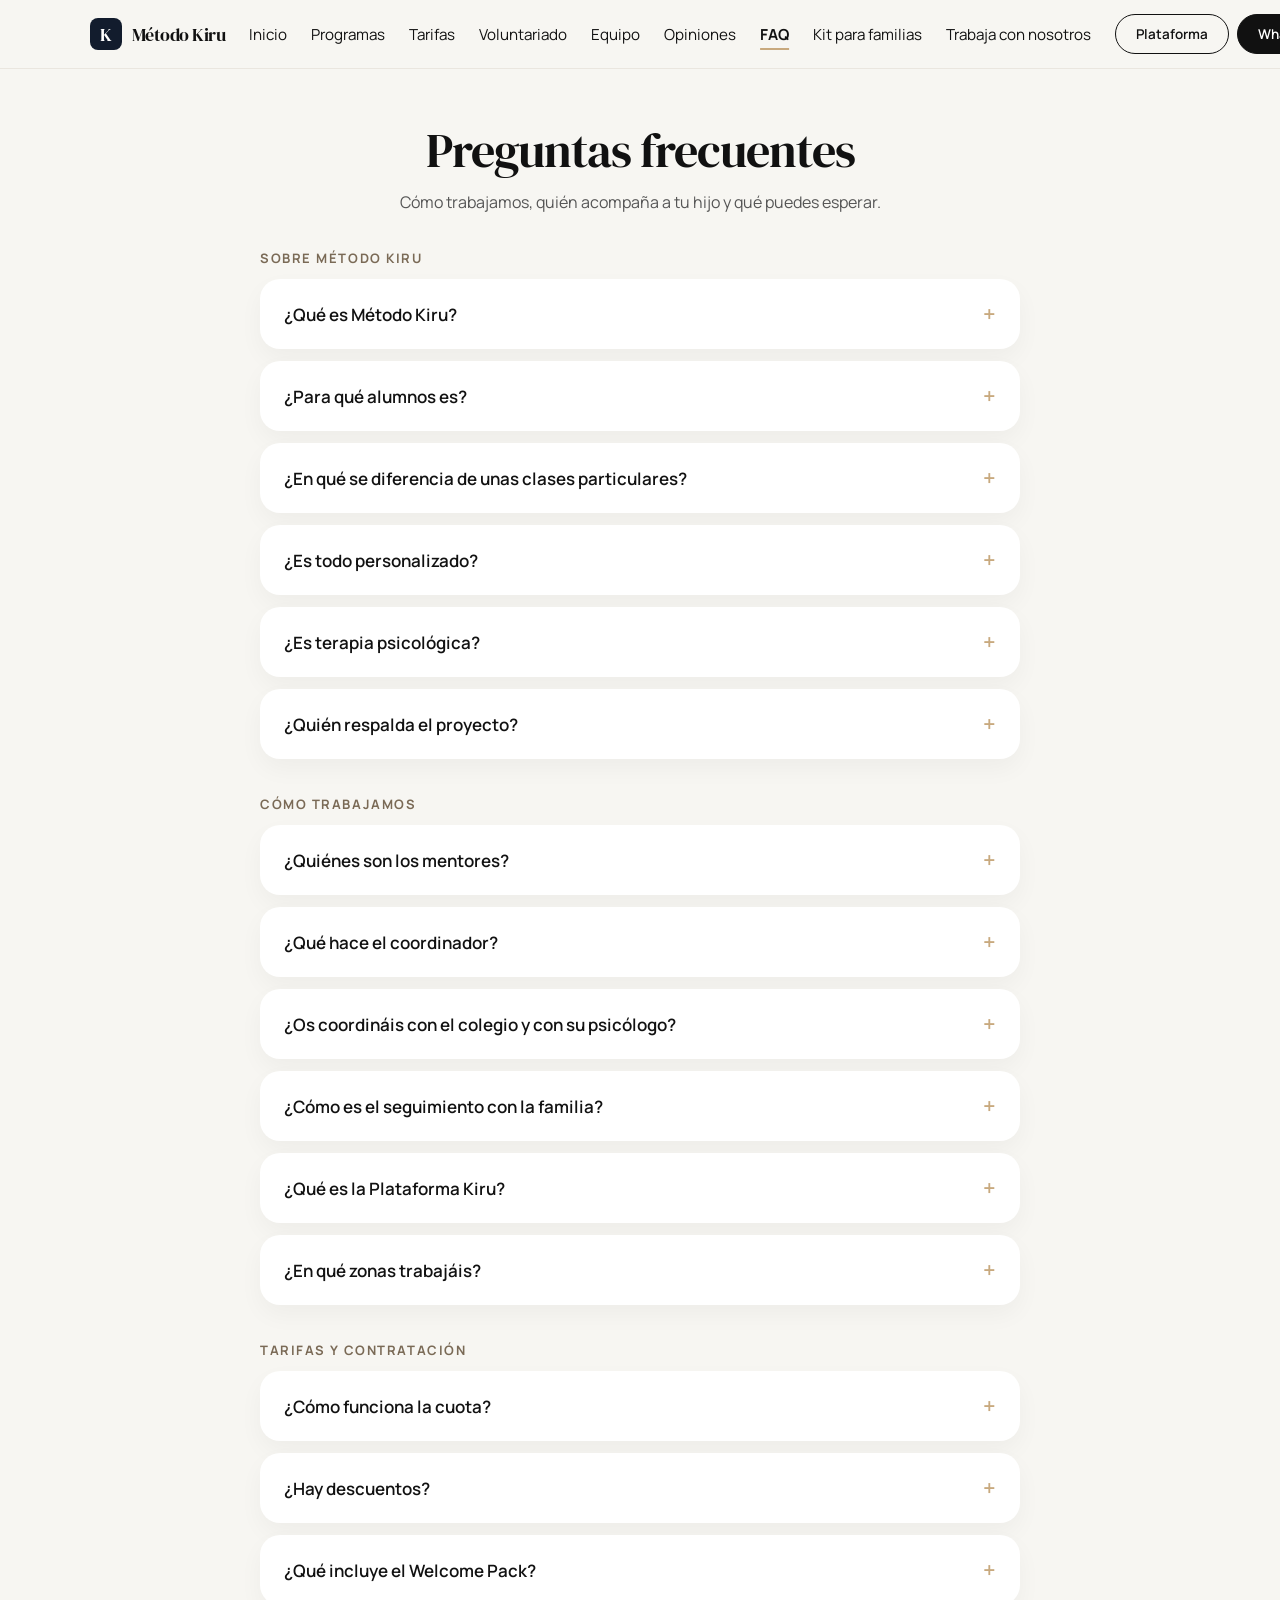
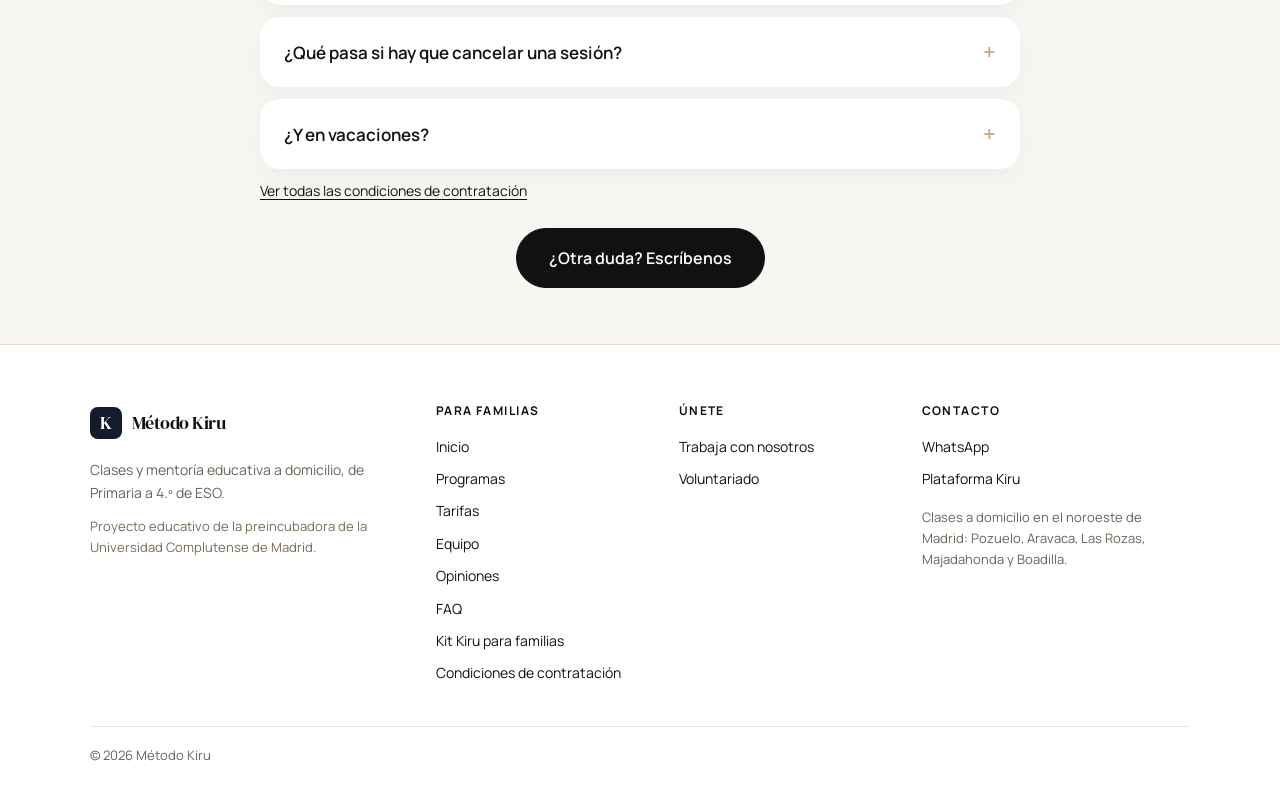
<file: faq.html>
<!DOCTYPE html>
<html lang="es">
<head>
  <meta charset="UTF-8">
  <meta name="viewport" content="width=device-width, initial-scale=1.0">
  <title>Preguntas frecuentes | Método Kiru</title>
  <meta name="description" content="Preguntas frecuentes sobre Método Kiru: para qué alumnos es, cómo trabajamos, cuota mensual, descuentos, cancelaciones y vacaciones.">
  <link rel="preconnect" href="https://fonts.googleapis.com">
  <link rel="preconnect" href="https://fonts.gstatic.com" crossorigin>
  <link rel="stylesheet" href="https://fonts.googleapis.com/css2?family=DM+Serif+Display&family=Manrope:wght@400;500;600;700&display=swap">
  <link rel="canonical" href="https://www.metodokiru.es/faq">
  <link rel="icon" href="/favicon.ico" sizes="any">
  <link rel="icon" href="/favicon.svg" type="image/svg+xml">
  <link rel="apple-touch-icon" href="/apple-touch-icon.png">
  <meta property="og:type" content="website">
  <meta property="og:site_name" content="Método Kiru">
  <meta property="og:locale" content="es_ES">
  <meta property="og:title" content="Preguntas frecuentes | Método Kiru">
  <meta property="og:description" content="Preguntas frecuentes sobre Método Kiru: para qué alumnos es, cómo trabajamos, cuota mensual, descuentos, cancelaciones y vacaciones.">
  <meta property="og:url" content="https://www.metodokiru.es/faq">
  <meta property="og:image" content="https://www.metodokiru.es/assets/og-metodo-kiru.jpg">
  <meta property="og:image:width" content="1200">
  <meta property="og:image:height" content="630">
  <meta name="twitter:card" content="summary_large_image">
  <link rel="stylesheet" href="/style.css">
</head>
<body>

  <a class="skip-link" href="#contenido">Saltar al contenido</a>

  <!-- BARRA SUPERIOR FIJA -->
  <header class="top-navbar">
    <nav aria-label="Principal">
      <a href="/" class="logo-container" aria-label="Método Kiru, inicio">
        <div class="logo-icon-box" aria-hidden="true">K</div>
        <span class="logo-text">Método Kiru</span>
      </a>
      <div class="nav-links" id="menu-principal">
        <a href="/">Inicio</a>
        <a href="/programas">Programas</a>
        <a href="/tarifas">Tarifas</a>
        <a href="/voluntariado">Voluntariado</a>
        <a href="/equipo">Equipo</a>
        <a href="/testimonios">Opiniones</a>
        <a href="/faq" aria-current="page">FAQ</a>
        <a href="https://campus-kit-kiru.vercel.app/">Kit para familias</a>
        <a href="/trabaja-con-nosotros">Trabaja con nosotros</a>
        <a href="https://campus.metodokiru.es/" target="_blank" rel="noopener" class="nav-extra nav-extra-first">Plataforma Kiru</a>
        <a href="https://wa.me/34651382833?text=Hola%2C%20me%20gustar%C3%ADa%20informaci%C3%B3n%20sobre%20M%C3%A9todo%20Kiru." target="_blank" rel="noopener" class="nav-wa">Escríbenos por WhatsApp</a>
      </div>
      <div class="nav-actions">
        <a href="https://campus.metodokiru.es/" target="_blank" rel="noopener" class="mini-btn mini-btn-light">Plataforma</a>
        <a href="https://wa.me/34651382833?text=Hola%2C%20me%20gustar%C3%ADa%20informaci%C3%B3n%20sobre%20M%C3%A9todo%20Kiru." target="_blank" rel="noopener" class="mini-btn">WhatsApp</a>
        <button class="menu-btn" type="button" aria-expanded="false" aria-controls="menu-principal" aria-label="Abrir menú">
          <span></span><span></span><span></span>
        </button>
      </div>
    </nav>
  </header>

  <main id="contenido">

  <section class="section">
    <h1 class="page-title">Preguntas frecuentes</h1>
    <p class="page-intro">Cómo trabajamos, quién acompaña a tu hijo y qué puedes esperar.</p>

    <div class="faq-section">
      <h2 class="faq-group-title">Sobre Método Kiru</h2>
      <div class="faq-item">
        <button class="faq-question" type="button" aria-expanded="false">
          ¿Qué es Método Kiru?
          <span aria-hidden="true">+</span>
        </button>
        <div class="faq-answer">
          <p>Una mentoría educativa a domicilio con metodología propia, para alumnos de Primaria a 4.º de ESO. Trabajamos hábitos de estudio, organización, autonomía y gestión emocional, siempre en casa y de forma individual.</p>
        </div>
      </div>
      <div class="faq-item">
        <button class="faq-question" type="button" aria-expanded="false">
          ¿Para qué alumnos es?
          <span aria-hidden="true">+</span>
        </button>
        <div class="faq-answer">
          <p>Para familias que buscan clases particulares y apoyo educativo, que ven que a su hijo le cuesta estudiar u organizarse, o que quieren que gane hábitos y autonomía. También acompañamos a alumnos con TDAH o TEA. No hay una edad rígida: la adecuación depende de las necesidades de cada alumno.</p>
        </div>
      </div>
      <div class="faq-item">
        <button class="faq-question" type="button" aria-expanded="false">
          ¿En qué se diferencia de unas clases particulares?
          <span aria-hidden="true">+</span>
        </button>
        <div class="faq-answer">
          <p>Las clases particulares se centran en el temario. En Método Kiru el contenido académico es solo una parte: trabajamos cómo aprende cada alumno para que, poco a poco, pueda organizarse y estudiar sin depender de nadie.</p>
        </div>
      </div>
      <div class="faq-item">
        <button class="faq-question" type="button" aria-expanded="false">
          ¿Es todo personalizado?
          <span aria-hidden="true">+</span>
        </button>
        <div class="faq-answer">
          <p>Sí. Empezamos con una evaluación inicial y, a partir de ahí, cada alumno tiene su propio plan y sus objetivos. Además, le asignamos un mentor con experiencia en su necesidad concreta.</p>
        </div>
      </div>
      <div class="faq-item">
        <button class="faq-question" type="button" aria-expanded="false">
          ¿Es terapia psicológica?
          <span aria-hidden="true">+</span>
        </button>
        <div class="faq-answer">
          <p>No. Método Kiru no es terapia ni intervención clínica. Es un acompañamiento educativo con metodología propia, que se coordina con los profesionales que ya atienden al alumno cuando la familia lo desea.</p>
        </div>
      </div>
      <div class="faq-item">
        <button class="faq-question" type="button" aria-expanded="false">
          ¿Quién respalda el proyecto?
          <span aria-hidden="true">+</span>
        </button>
        <div class="faq-answer">
          <p>Método Kiru es un proyecto educativo que forma parte de la preincubadora de la Universidad Complutense de Madrid (UCM).</p>
        </div>
      </div>
      <h2 class="faq-group-title">Cómo trabajamos</h2>
      <div class="faq-item">
        <button class="faq-question" type="button" aria-expanded="false">
          ¿Quiénes son los mentores?
          <span aria-hidden="true">+</span>
        </button>
        <div class="faq-answer">
          <p>Todos se forman en la metodología Método Kiru antes de empezar. Seleccionamos a cada mentor según su experiencia, para que el alumno trabaje con alguien que entiende su forma de aprender.</p>
        </div>
      </div>
      <div class="faq-item">
        <button class="faq-question" type="button" aria-expanded="false">
          ¿Qué hace el coordinador?
          <span aria-hidden="true">+</span>
        </button>
        <div class="faq-answer">
          <p>Es la persona de referencia de la familia. Hace las llamadas de seguimiento, resuelve cualquier incidencia (cambios de horario, sustituciones, dudas) y acompaña a los padres durante todo el proceso, para que nunca estéis solos.</p>
        </div>
      </div>
      <div class="faq-item">
        <button class="faq-question" type="button" aria-expanded="false">
          ¿Os coordináis con el colegio y con su psicólogo?
          <span aria-hidden="true">+</span>
        </button>
        <div class="faq-answer">
          <p>Sí, siempre con el permiso de la familia. Hablamos con el tutor u orientador del colegio y con el psicólogo o terapeuta del alumno para que todos trabajemos en la misma dirección.</p>
        </div>
      </div>
      <div class="faq-item">
        <button class="faq-question" type="button" aria-expanded="false">
          ¿Cómo es el seguimiento con la familia?
          <span aria-hidden="true">+</span>
        </button>
        <div class="faq-answer">
          <p>Incluye una llamada semanal de 20 minutos con los padres, el seguimiento en la Plataforma Kiru y la guía para familias <strong>Brújula Familiar</strong>.</p>
        </div>
      </div>
      <div class="faq-item">
        <button class="faq-question" type="button" aria-expanded="false">
          ¿Qué es la Plataforma Kiru?
          <span aria-hidden="true">+</span>
        </button>
        <div class="faq-answer">
          <p>Nuestro espacio online. Las familias pueden consultar el progreso y los documentos de su hijo, y el alumno ve sus objetivos y tareas de la semana.</p>
        </div>
      </div>
      <div class="faq-item">
        <button class="faq-question" type="button" aria-expanded="false">
          ¿En qué zonas trabajáis?
          <span aria-hidden="true">+</span>
        </button>
        <div class="faq-answer">
          <p>Damos las sesiones a domicilio en el noroeste de Madrid: Pozuelo, Aravaca, Las Rozas, Majadahonda y Boadilla.</p>
        </div>
      </div>
      <h2 class="faq-group-title">Tarifas y contratación</h2>
      <div class="faq-item">
        <button class="faq-question" type="button" aria-expanded="false">
          ¿Cómo funciona la cuota?
          <span aria-hidden="true">+</span>
        </button>
        <div class="faq-answer">
          <p>La cuota es mensual y se renueva automáticamente en la misma fecha de inicio de cada periodo. Cada periodo va de fecha a fecha. El importe depende del programa y de las sesiones semanales: lo tienes en <a href="/tarifas">Tarifas</a>.</p>
        </div>
      </div>
      <div class="faq-item">
        <button class="faq-question" type="button" aria-expanded="false">
          ¿Hay descuentos?
          <span aria-hidden="true">+</span>
        </button>
        <div class="faq-answer">
          <p>Sí, por pago anticipado: un 5 % por 3 meses, un 10 % por 6 meses y un 15 % por el curso completo (septiembre a junio). Puedes <a href="/descuentos">calcular tu ahorro</a>.</p>
        </div>
      </div>
      <div class="faq-item">
        <button class="faq-question" type="button" aria-expanded="false">
          ¿Qué incluye el Welcome Pack?
          <span aria-hidden="true">+</span>
        </button>
        <div class="faq-answer">
          <p>Los 3 libros y el material de Método Kiru con los que trabaja el alumno. Es un pago único de 25 € al empezar el programa Método Kiru.</p>
        </div>
      </div>
      <div class="faq-item">
        <button class="faq-question" type="button" aria-expanded="false">
          ¿Qué pasa si hay que cancelar una sesión?
          <span aria-hidden="true">+</span>
        </button>
        <div class="faq-answer">
          <p>Hay que avisar con al menos 48 horas de antelación. Si se avisa con menos, la sesión se considera realizada. Si es el mentor quien cancela, la sesión se aplaza o se cubre con otro mentor.</p>
        </div>
      </div>
      <div class="faq-item">
        <button class="faq-question" type="button" aria-expanded="false">
          ¿Y en vacaciones?
          <span aria-hidden="true">+</span>
        </button>
        <div class="faq-answer">
          <p>Las vacaciones se organizan según las preferencias de la familia y del mentor. Si se acuerda previamente reducir el número de sesiones, la cuota se ajusta de forma proporcional.</p>
        </div>
      </div>
      <p class="faq-more"><a href="/condiciones">Ver todas las condiciones de contratación</a></p>
    </div>

    <div class="hero-buttons centered">
      <a href="https://wa.me/34651382833?text=Hola%2C%20me%20gustar%C3%ADa%20informaci%C3%B3n%20sobre%20M%C3%A9todo%20Kiru." target="_blank" rel="noopener" class="primary">¿Otra duda? Escríbenos</a>
    </div>
  </section>

  </main>

  <!-- PIE DE PÁGINA -->
  <footer class="site-footer">
    <div class="footer-grid">
      <div class="footer-brand">
        <a href="/" class="logo-container" aria-label="Método Kiru, inicio">
          <div class="logo-icon-box" aria-hidden="true">K</div>
          <span class="logo-text">Método Kiru</span>
        </a>
        <p>Clases y mentoría educativa a domicilio, de Primaria a 4.º de ESO.</p>
        <p class="footer-ucm">Proyecto educativo de la preincubadora de la Universidad Complutense de Madrid.</p>
      </div>
      <div>
        <p class="footer-heading">Para familias</p>
        <ul>
          <li><a href="/">Inicio</a></li>
          <li><a href="/programas">Programas</a></li>
          <li><a href="/tarifas">Tarifas</a></li>
          <li><a href="/equipo">Equipo</a></li>
          <li><a href="/testimonios">Opiniones</a></li>
          <li><a href="/faq">FAQ</a></li>
          <li><a href="https://campus-kit-kiru.vercel.app/">Kit Kiru para familias</a></li>
          <li><a href="/condiciones">Condiciones de contratación</a></li>
        </ul>
      </div>
      <div>
        <p class="footer-heading">Únete</p>
        <ul>
          <li><a href="/trabaja-con-nosotros">Trabaja con nosotros</a></li>
          <li><a href="/voluntariado">Voluntariado</a></li>
        </ul>
      </div>
      <div>
        <p class="footer-heading">Contacto</p>
        <ul>
          <li><a href="https://wa.me/34651382833?text=Hola%2C%20me%20gustar%C3%ADa%20informaci%C3%B3n%20sobre%20M%C3%A9todo%20Kiru." target="_blank" rel="noopener">WhatsApp</a></li>
          <li><a href="https://campus.metodokiru.es/" target="_blank" rel="noopener">Plataforma Kiru</a></li>
        </ul>
        <p class="footer-zones">Clases a domicilio en el noroeste de Madrid: Pozuelo, Aravaca, Las Rozas, Majadahonda y Boadilla.</p>
      </div>
    </div>
    <p class="footer-bottom">© 2026 Método Kiru</p>
  </footer>

  <a class="wa-bar" href="https://wa.me/34651382833?text=Hola%2C%20me%20gustar%C3%ADa%20informaci%C3%B3n%20sobre%20M%C3%A9todo%20Kiru." target="_blank" rel="noopener">Escríbenos por WhatsApp</a>

  <script src="/script.js"></script>
</body>
</html>
</file>
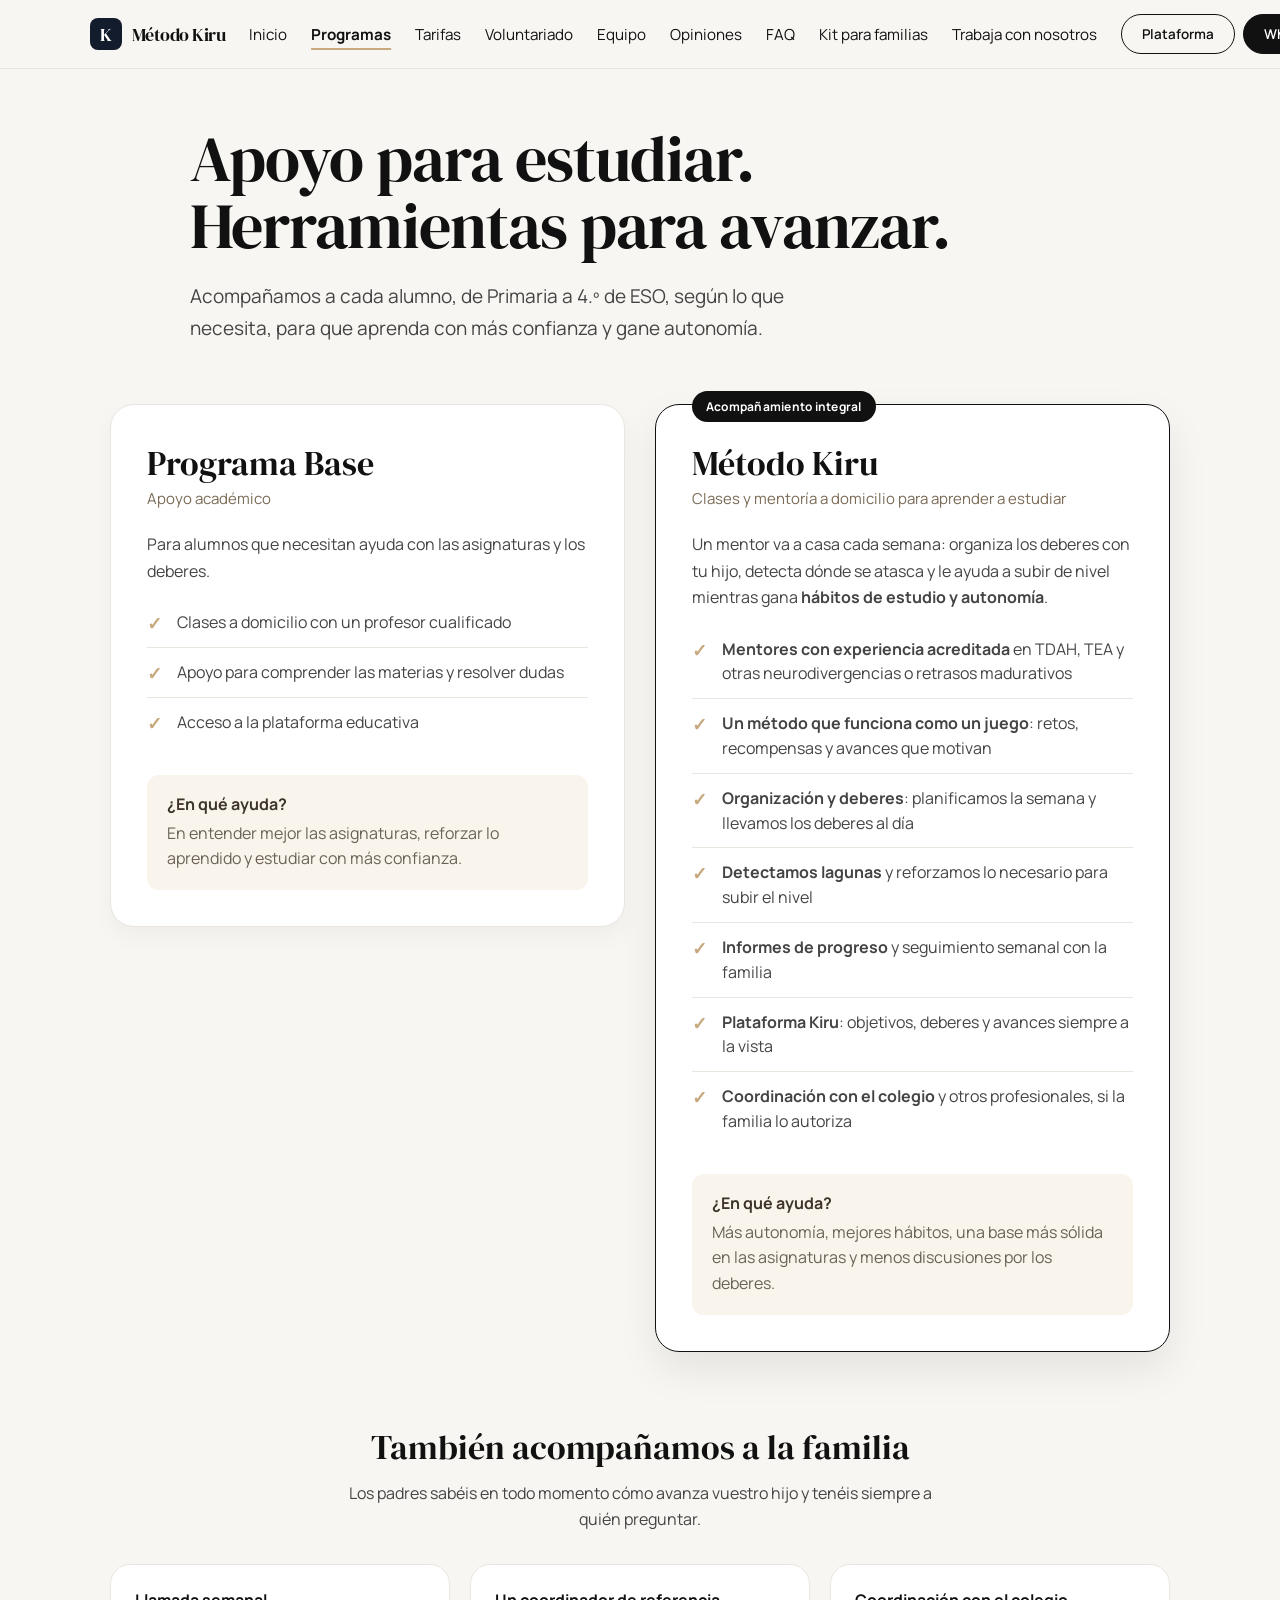
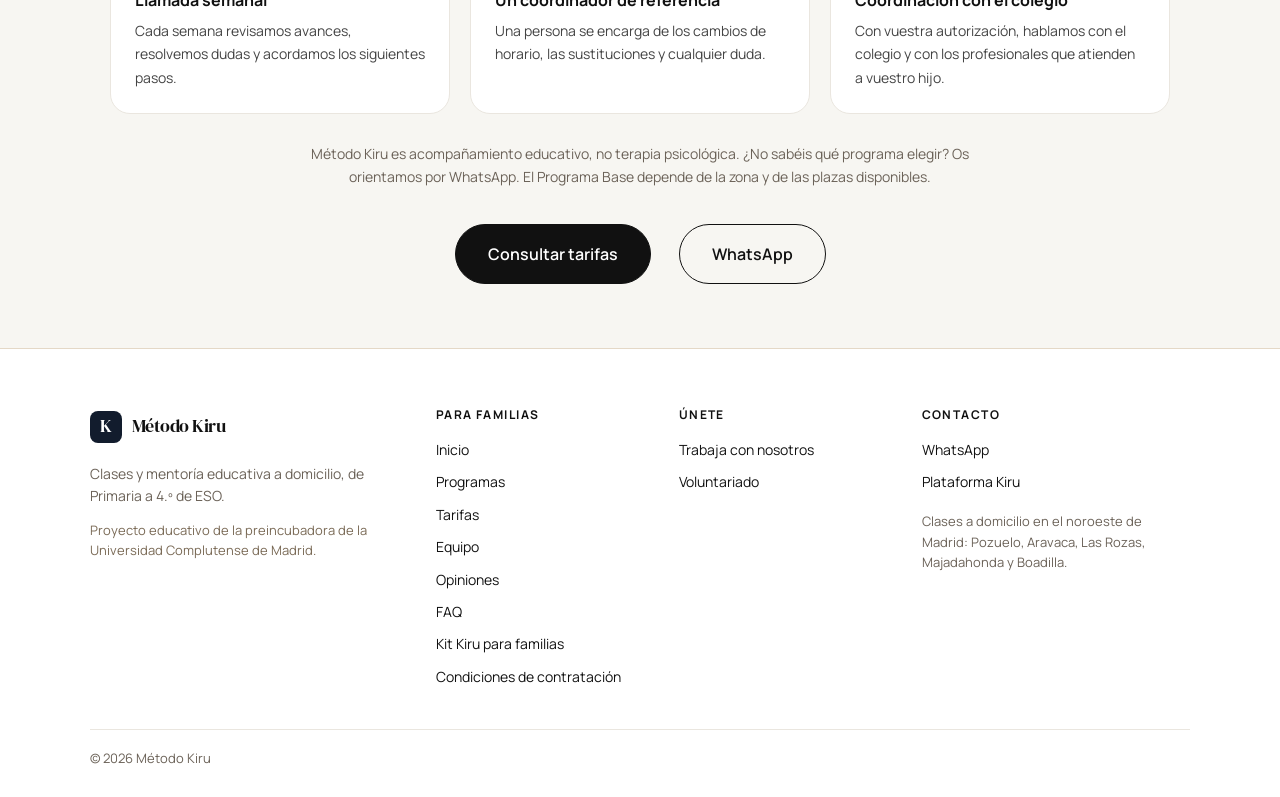
<file: programas.html>
<!DOCTYPE html>
<html lang="es">
<head>
  <meta charset="UTF-8">
  <meta name="viewport" content="width=device-width, initial-scale=1.0">
  <title>Programas de clases y mentoría a domicilio | Método Kiru</title>
  <meta name="description" content="Programa Base (apoyo académico) y Método Kiru (clases y mentoría para aprender a estudiar, organizarse y ganar autonomía), de Primaria a 4.º de ESO, a domicilio en el noroeste de Madrid.">
  <link rel="preconnect" href="https://fonts.googleapis.com">
  <link rel="preconnect" href="https://fonts.gstatic.com" crossorigin>
  <link rel="stylesheet" href="https://fonts.googleapis.com/css2?family=DM+Serif+Display&family=Manrope:wght@400;500;600;700&display=swap">
  <link rel="canonical" href="https://www.metodokiru.es/programas">
  <link rel="icon" href="/favicon.ico" sizes="any">
  <link rel="icon" href="/favicon.svg" type="image/svg+xml">
  <link rel="apple-touch-icon" href="/apple-touch-icon.png">
  <meta property="og:type" content="website">
  <meta property="og:site_name" content="Método Kiru">
  <meta property="og:locale" content="es_ES">
  <meta property="og:title" content="Programas de clases y mentoría a domicilio | Método Kiru">
  <meta property="og:description" content="Programa Base (apoyo académico) y Método Kiru (clases y mentoría para aprender a estudiar, organizarse y ganar autonomía), de Primaria a 4.º de ESO, a domicilio en el noroeste de Madrid.">
  <meta property="og:url" content="https://www.metodokiru.es/programas">
  <meta property="og:image" content="https://www.metodokiru.es/assets/og-metodo-kiru.jpg">
  <meta property="og:image:width" content="1200">
  <meta property="og:image:height" content="630">
  <meta name="twitter:card" content="summary_large_image">
  <link rel="stylesheet" href="/style.css">
</head>
<body>

  <a class="skip-link" href="#contenido">Saltar al contenido</a>

  <!-- BARRA SUPERIOR FIJA -->
  <header class="top-navbar">
    <nav aria-label="Principal">
      <a href="/" class="logo-container" aria-label="Método Kiru, inicio">
        <div class="logo-icon-box" aria-hidden="true">K</div>
        <span class="logo-text">Método Kiru</span>
      </a>
      <div class="nav-links" id="menu-principal">
        <a href="/">Inicio</a>
        <a href="/programas" aria-current="page">Programas</a>
        <a href="/tarifas">Tarifas</a>
        <a href="/voluntariado">Voluntariado</a>
        <a href="/equipo">Equipo</a>
        <a href="/testimonios">Opiniones</a>
        <a href="/faq">FAQ</a>
        <a href="https://campus-kit-kiru.vercel.app/">Kit para familias</a>
        <a href="/trabaja-con-nosotros">Trabaja con nosotros</a>
        <a href="https://campus.metodokiru.es/" target="_blank" rel="noopener" class="nav-extra nav-extra-first">Plataforma Kiru</a>
        <a href="https://wa.me/34651382833?text=Hola%2C%20me%20gustar%C3%ADa%20informaci%C3%B3n%20sobre%20M%C3%A9todo%20Kiru." target="_blank" rel="noopener" class="nav-wa">Escríbenos por WhatsApp</a>
      </div>
      <div class="nav-actions">
        <a href="https://campus.metodokiru.es/" target="_blank" rel="noopener" class="mini-btn mini-btn-light">Plataforma</a>
        <a href="https://wa.me/34651382833?text=Hola%2C%20me%20gustar%C3%ADa%20informaci%C3%B3n%20sobre%20M%C3%A9todo%20Kiru." target="_blank" rel="noopener" class="mini-btn">WhatsApp</a>
        <button class="menu-btn" type="button" aria-expanded="false" aria-controls="menu-principal" aria-label="Abrir menú">
          <span></span><span></span><span></span>
        </button>
      </div>
    </nav>
  </header>

  <!-- PROGRAMAS: explicación sencilla para familias -->
  <main id="contenido" class="programas-page page-main">
    <div class="subpage-content with-gap">
      <h1>Apoyo para estudiar. Herramientas para avanzar.</h1>
      <p class="subtitle">Acompañamos a cada alumno, de Primaria a 4.º de ESO, según lo que necesita, para que aprenda con más confianza y gane autonomía.</p>
    </div>

    <section class="programas-comparacion" aria-label="Comparación de programas">
      <article class="programa-card">
        <div class="programa-header">
          <h2>Programa Base</h2>
          <p>Apoyo académico</p>
        </div>
        <p>Para alumnos que necesitan ayuda con las asignaturas y los deberes.</p>
        <ul>
          <li class="si">Clases a domicilio con un profesor cualificado</li>
          <li class="si">Apoyo para comprender las materias y resolver dudas</li>
          <li class="si">Acceso a la plataforma educativa</li>
        </ul>
        <div class="beneficio">
          <strong>¿En qué ayuda?</strong>
          <p>En entender mejor las asignaturas, reforzar lo aprendido y estudiar con más confianza.</p>
        </div>
      </article>

      <article class="programa-card destacado">
        <div class="etiqueta">Acompañamiento integral</div>
        <div class="programa-header">
          <h2>Método Kiru</h2>
          <p>Clases y mentoría a domicilio para aprender a estudiar</p>
        </div>
        <p>Un mentor va a casa cada semana: organiza los deberes con tu hijo, detecta dónde se atasca y le ayuda a subir de nivel mientras gana <strong>hábitos de estudio y autonomía</strong>.</p>
        <ul>
          <li class="si"><strong>Mentores con experiencia acreditada</strong> en TDAH, TEA y otras neurodivergencias o retrasos madurativos</li>
          <li class="si"><strong>Un método que funciona como un juego</strong>: retos, recompensas y avances que motivan</li>
          <li class="si"><strong>Organización y deberes</strong>: planificamos la semana y llevamos los deberes al día</li>
          <li class="si"><strong>Detectamos lagunas</strong> y reforzamos lo necesario para subir el nivel</li>
          <li class="si"><strong>Informes de progreso</strong> y seguimiento semanal con la familia</li>
          <li class="si"><strong>Plataforma Kiru</strong>: objetivos, deberes y avances siempre a la vista</li>
          <li class="si"><strong>Coordinación con el colegio</strong> y otros profesionales, si la familia lo autoriza</li>
        </ul>
        <div class="beneficio">
          <strong>¿En qué ayuda?</strong>
          <p>Más autonomía, mejores hábitos, una base más sólida en las asignaturas y menos discusiones por los deberes.</p>
        </div>
      </article>
    </section>

    <section class="program-family" aria-labelledby="familia-titulo">
      <h2 id="familia-titulo">También acompañamos a la familia</h2>
      <p class="program-family-intro">Los padres sabéis en todo momento cómo avanza vuestro hijo y tenéis siempre a quién preguntar.</p>
      <div class="family-points">
        <div class="family-point">
          <h3>Llamada semanal</h3>
          <p>Cada semana revisamos avances, resolvemos dudas y acordamos los siguientes pasos.</p>
        </div>
        <div class="family-point">
          <h3>Un coordinador de referencia</h3>
          <p>Una persona se encarga de los cambios de horario, las sustituciones y cualquier duda.</p>
        </div>
        <div class="family-point">
          <h3>Coordinación con el colegio</h3>
          <p>Con vuestra autorización, hablamos con el colegio y con los profesionales que atienden a vuestro hijo.</p>
        </div>
      </div>
      <p class="program-family-note">Método Kiru es acompañamiento educativo, no terapia psicológica. ¿No sabéis qué programa elegir? Os orientamos por WhatsApp. El Programa Base depende de la zona y de las plazas disponibles.</p>
    </section>

    <div class="hero-buttons actions-center">
      <a href="/tarifas" class="primary">Consultar tarifas</a>
      <a href="https://wa.me/34651382833?text=Hola%2C%20me%20gustar%C3%ADa%20informaci%C3%B3n%20sobre%20M%C3%A9todo%20Kiru." target="_blank" rel="noopener" class="secondary">WhatsApp</a>
    </div>
  </main>

  <!-- PIE DE PÁGINA -->
  <footer class="site-footer">
    <div class="footer-grid">
      <div class="footer-brand">
        <a href="/" class="logo-container" aria-label="Método Kiru, inicio">
          <div class="logo-icon-box" aria-hidden="true">K</div>
          <span class="logo-text">Método Kiru</span>
        </a>
        <p>Clases y mentoría educativa a domicilio, de Primaria a 4.º de ESO.</p>
        <p class="footer-ucm">Proyecto educativo de la preincubadora de la Universidad Complutense de Madrid.</p>
      </div>
      <div>
        <p class="footer-heading">Para familias</p>
        <ul>
          <li><a href="/">Inicio</a></li>
          <li><a href="/programas">Programas</a></li>
          <li><a href="/tarifas">Tarifas</a></li>
          <li><a href="/equipo">Equipo</a></li>
          <li><a href="/testimonios">Opiniones</a></li>
          <li><a href="/faq">FAQ</a></li>
          <li><a href="https://campus-kit-kiru.vercel.app/">Kit Kiru para familias</a></li>
          <li><a href="/condiciones">Condiciones de contratación</a></li>
        </ul>
      </div>
      <div>
        <p class="footer-heading">Únete</p>
        <ul>
          <li><a href="/trabaja-con-nosotros">Trabaja con nosotros</a></li>
          <li><a href="/voluntariado">Voluntariado</a></li>
        </ul>
      </div>
      <div>
        <p class="footer-heading">Contacto</p>
        <ul>
          <li><a href="https://wa.me/34651382833?text=Hola%2C%20me%20gustar%C3%ADa%20informaci%C3%B3n%20sobre%20M%C3%A9todo%20Kiru." target="_blank" rel="noopener">WhatsApp</a></li>
          <li><a href="https://campus.metodokiru.es/" target="_blank" rel="noopener">Plataforma Kiru</a></li>
        </ul>
        <p class="footer-zones">Clases a domicilio en el noroeste de Madrid: Pozuelo, Aravaca, Las Rozas, Majadahonda y Boadilla.</p>
      </div>
    </div>
    <p class="footer-bottom">© 2026 Método Kiru</p>
  </footer>

  <a class="wa-bar" href="https://wa.me/34651382833?text=Hola%2C%20me%20gustar%C3%ADa%20informaci%C3%B3n%20sobre%20M%C3%A9todo%20Kiru." target="_blank" rel="noopener">Escríbenos por WhatsApp</a>

  <script src="/script.js"></script>
</body>
</html>
</file>
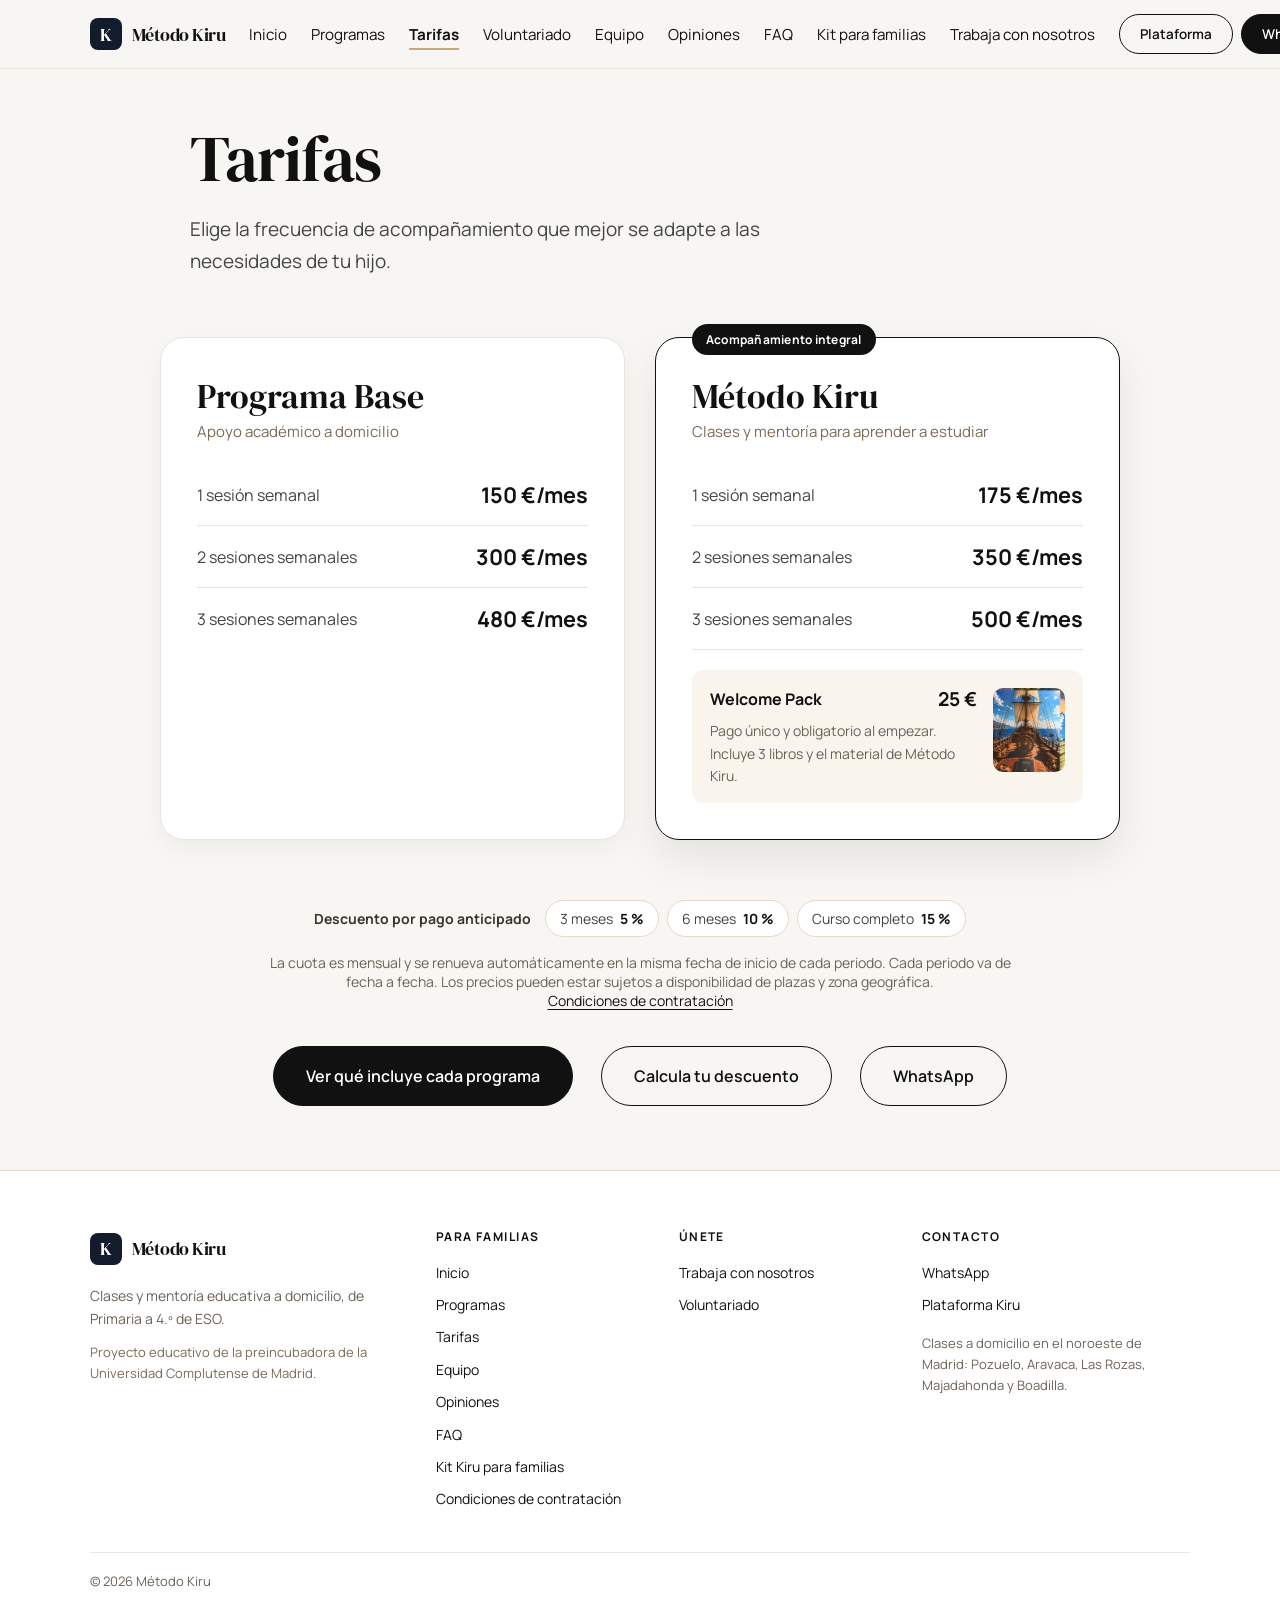
<file: tarifas.html>
<!DOCTYPE html>
<html lang="es">
<head>
  <meta charset="UTF-8">
  <meta name="viewport" content="width=device-width, initial-scale=1.0">
  <title>Tarifas | Método Kiru</title>
  <meta name="description" content="Tarifas del Programa Base y de Método Kiru según las sesiones semanales, Welcome Pack y descuentos por pago anticipado. Clases a domicilio en el noroeste de Madrid.">
  <link rel="preconnect" href="https://fonts.googleapis.com">
  <link rel="preconnect" href="https://fonts.gstatic.com" crossorigin>
  <link rel="stylesheet" href="https://fonts.googleapis.com/css2?family=DM+Serif+Display&family=Manrope:wght@400;500;600;700&display=swap">
  <link rel="canonical" href="https://www.metodokiru.es/tarifas">
  <link rel="icon" href="/favicon.ico" sizes="any">
  <link rel="icon" href="/favicon.svg" type="image/svg+xml">
  <link rel="apple-touch-icon" href="/apple-touch-icon.png">
  <meta property="og:type" content="website">
  <meta property="og:site_name" content="Método Kiru">
  <meta property="og:locale" content="es_ES">
  <meta property="og:title" content="Tarifas | Método Kiru">
  <meta property="og:description" content="Tarifas del Programa Base y de Método Kiru según las sesiones semanales, Welcome Pack y descuentos por pago anticipado. Clases a domicilio en el noroeste de Madrid.">
  <meta property="og:url" content="https://www.metodokiru.es/tarifas">
  <meta property="og:image" content="https://www.metodokiru.es/assets/og-metodo-kiru.jpg">
  <meta property="og:image:width" content="1200">
  <meta property="og:image:height" content="630">
  <meta name="twitter:card" content="summary_large_image">
  <link rel="stylesheet" href="/style.css">
</head>
<body>

  <a class="skip-link" href="#contenido">Saltar al contenido</a>

  <!-- BARRA SUPERIOR FIJA -->
  <header class="top-navbar">
    <nav aria-label="Principal">
      <a href="/" class="logo-container" aria-label="Método Kiru, inicio">
        <div class="logo-icon-box" aria-hidden="true">K</div>
        <span class="logo-text">Método Kiru</span>
      </a>
      <div class="nav-links" id="menu-principal">
        <a href="/">Inicio</a>
        <a href="/programas">Programas</a>
        <a href="/tarifas" aria-current="page">Tarifas</a>
        <a href="/voluntariado">Voluntariado</a>
        <a href="/equipo">Equipo</a>
        <a href="/testimonios">Opiniones</a>
        <a href="/faq">FAQ</a>
        <a href="https://campus-kit-kiru.vercel.app/">Kit para familias</a>
        <a href="/trabaja-con-nosotros">Trabaja con nosotros</a>
        <a href="https://campus.metodokiru.es/" target="_blank" rel="noopener" class="nav-extra nav-extra-first">Plataforma Kiru</a>
        <a href="https://wa.me/34651382833?text=Hola%2C%20me%20gustar%C3%ADa%20informaci%C3%B3n%20sobre%20M%C3%A9todo%20Kiru." target="_blank" rel="noopener" class="nav-wa">Escríbenos por WhatsApp</a>
      </div>
      <div class="nav-actions">
        <a href="https://campus.metodokiru.es/" target="_blank" rel="noopener" class="mini-btn mini-btn-light">Plataforma</a>
        <a href="https://wa.me/34651382833?text=Hola%2C%20me%20gustar%C3%ADa%20informaci%C3%B3n%20sobre%20M%C3%A9todo%20Kiru." target="_blank" rel="noopener" class="mini-btn">WhatsApp</a>
        <button class="menu-btn" type="button" aria-expanded="false" aria-controls="menu-principal" aria-label="Abrir menú">
          <span></span><span></span><span></span>
        </button>
      </div>
    </nav>
  </header>

  <main id="contenido">

  <!-- TARIFAS CONTENT -->
  <section class="page-main">
    <div class="subpage-content">
      <h1>Tarifas</h1>
      <p class="subtitle">
        Elige la frecuencia de acompañamiento que mejor se adapte a las necesidades de tu hijo.
      </p>
    </div>

    <section class="tarifas-grid">
      <div class="tarifa-card">
        <div class="tarifa-header">
          <h2>Programa Base</h2>
          <p>Apoyo académico a domicilio</p>
        </div>

        <div class="precio-item">
          <span>1 sesión semanal</span>
          <strong>150 €/mes</strong>
        </div>

        <div class="precio-item">
          <span>2 sesiones semanales</span>
          <strong>300 €/mes</strong>
        </div>

        <div class="precio-item">
          <span>3 sesiones semanales</span>
          <strong>480 €/mes</strong>
        </div>
      </div>

      <div class="tarifa-card destacado">
        <div class="etiqueta">Acompañamiento integral</div>
        <div class="tarifa-header">
          <h2>Método Kiru</h2>
          <p>Clases y mentoría para aprender a estudiar</p>
        </div>

        <div class="precio-item">
          <span>1 sesión semanal</span>
          <strong>175 €/mes</strong>
        </div>

        <div class="precio-item">
          <span>2 sesiones semanales</span>
          <strong>350 €/mes</strong>
        </div>

        <div class="precio-item">
          <span>3 sesiones semanales</span>
          <strong>500 €/mes</strong>
        </div>

        <!-- WELCOME PACK -->
        <div class="welcome-pack">
          <picture><source type="image/webp" srcset="/assets/welcome-pack-libros-184.webp 184w" sizes="92px"><img class="welcome-pack-photo" src="/assets/welcome-pack-libros.jpg" width="320" height="373" loading="lazy" decoding="async" alt="Libros del Welcome Pack de Método Kiru"></picture>
          <div class="welcome-pack-row">
            <span>Welcome Pack</span>
            <strong>25 €</strong>
          </div>
          <p>Pago único y obligatorio al empezar. Incluye 3 libros y el material de Método Kiru.</p>
        </div>
      </div>
    </section>

    <div class="price-info">
      <div class="price-discounts">
        <span class="price-discounts-title">Descuento por pago anticipado</span>
        <ul>
          <li>3 meses <strong>5 %</strong></li>
          <li>6 meses <strong>10 %</strong></li>
          <li>Curso completo <strong>15 %</strong></li>
        </ul>
      </div>
      <p class="price-note">
        La cuota es mensual y se renueva automáticamente en la misma fecha de inicio de cada periodo. Cada periodo va de fecha a fecha. Los precios pueden estar sujetos a disponibilidad de plazas y zona geográfica. <a href="/condiciones">Condiciones de contratación</a>
      </p>
    </div>

    <div class="hero-buttons actions-center">
      <a href="/programas" class="primary">
        Ver qué incluye cada programa
      </a>
      <a href="/descuentos" class="secondary">
        Calcula tu descuento
      </a>
      <a href="https://wa.me/34651382833?text=Hola%2C%20me%20gustar%C3%ADa%20informaci%C3%B3n%20sobre%20M%C3%A9todo%20Kiru."
         target="_blank" rel="noopener"
         class="secondary">
        WhatsApp
      </a>
    </div>
  </section>

  </main>

  <!-- PIE DE PÁGINA -->
  <footer class="site-footer">
    <div class="footer-grid">
      <div class="footer-brand">
        <a href="/" class="logo-container" aria-label="Método Kiru, inicio">
          <div class="logo-icon-box" aria-hidden="true">K</div>
          <span class="logo-text">Método Kiru</span>
        </a>
        <p>Clases y mentoría educativa a domicilio, de Primaria a 4.º de ESO.</p>
        <p class="footer-ucm">Proyecto educativo de la preincubadora de la Universidad Complutense de Madrid.</p>
      </div>
      <div>
        <p class="footer-heading">Para familias</p>
        <ul>
          <li><a href="/">Inicio</a></li>
          <li><a href="/programas">Programas</a></li>
          <li><a href="/tarifas">Tarifas</a></li>
          <li><a href="/equipo">Equipo</a></li>
          <li><a href="/testimonios">Opiniones</a></li>
          <li><a href="/faq">FAQ</a></li>
          <li><a href="https://campus-kit-kiru.vercel.app/">Kit Kiru para familias</a></li>
          <li><a href="/condiciones">Condiciones de contratación</a></li>
        </ul>
      </div>
      <div>
        <p class="footer-heading">Únete</p>
        <ul>
          <li><a href="/trabaja-con-nosotros">Trabaja con nosotros</a></li>
          <li><a href="/voluntariado">Voluntariado</a></li>
        </ul>
      </div>
      <div>
        <p class="footer-heading">Contacto</p>
        <ul>
          <li><a href="https://wa.me/34651382833?text=Hola%2C%20me%20gustar%C3%ADa%20informaci%C3%B3n%20sobre%20M%C3%A9todo%20Kiru." target="_blank" rel="noopener">WhatsApp</a></li>
          <li><a href="https://campus.metodokiru.es/" target="_blank" rel="noopener">Plataforma Kiru</a></li>
        </ul>
        <p class="footer-zones">Clases a domicilio en el noroeste de Madrid: Pozuelo, Aravaca, Las Rozas, Majadahonda y Boadilla.</p>
      </div>
    </div>
    <p class="footer-bottom">© 2026 Método Kiru</p>
  </footer>

  <a class="wa-bar" href="https://wa.me/34651382833?text=Hola%2C%20me%20gustar%C3%ADa%20informaci%C3%B3n%20sobre%20M%C3%A9todo%20Kiru." target="_blank" rel="noopener">Escríbenos por WhatsApp</a>

  <script src="/script.js"></script>
</body>
</html>
</file>
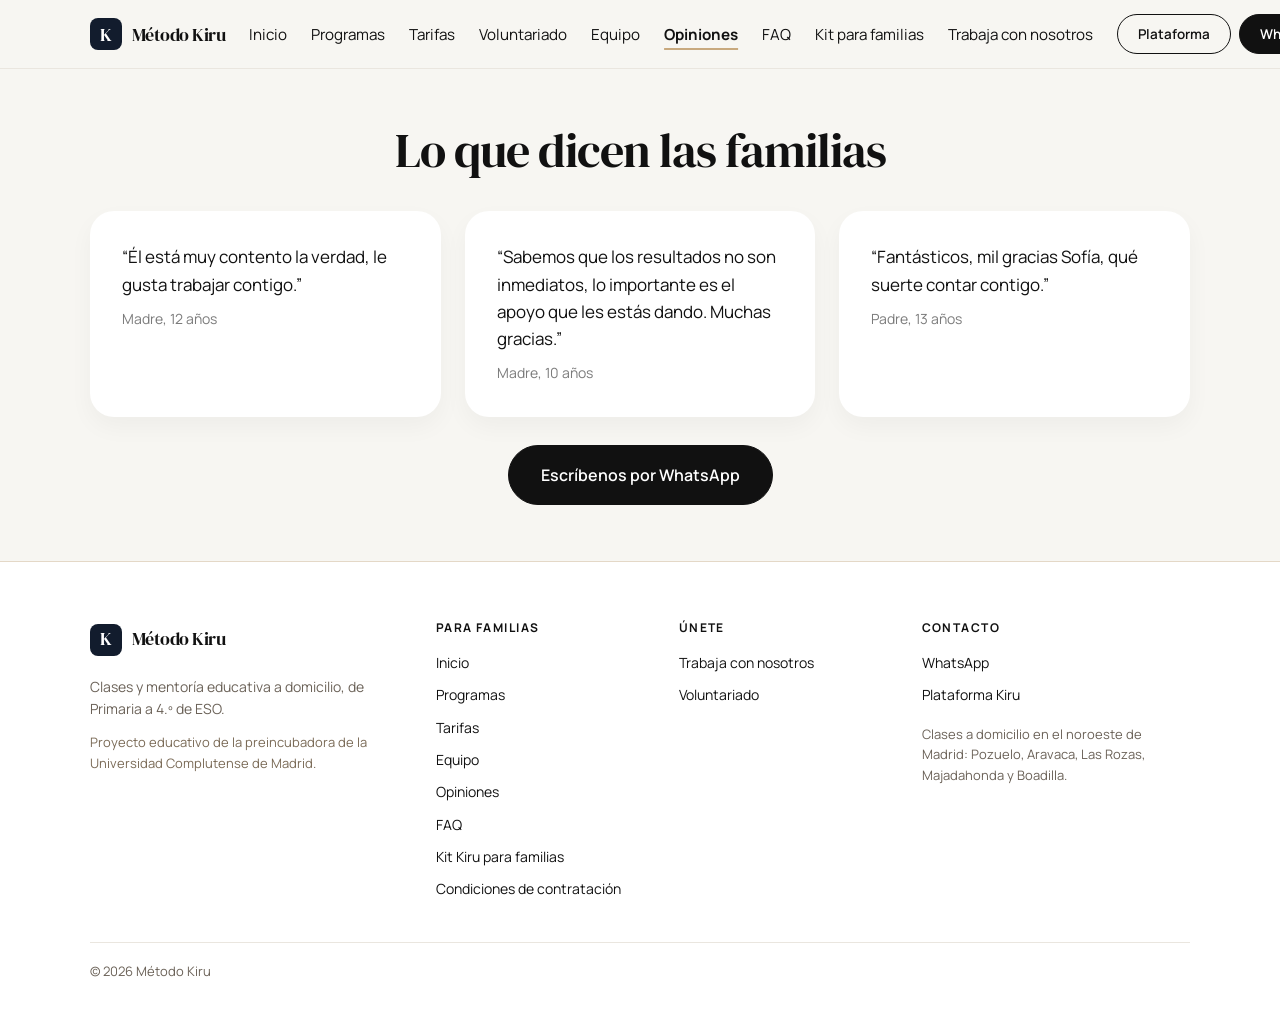
<file: testimonios.html>
<!DOCTYPE html>
<html lang="es">
<head>
  <meta charset="UTF-8">
  <meta name="viewport" content="width=device-width, initial-scale=1.0">
  <title>Opiniones de familias | Método Kiru</title>
  <meta name="description" content="Opiniones de las familias que trabajan con Método Kiru, clases y mentoría educativa a domicilio de Primaria a 4.º de ESO.">
  <link rel="preconnect" href="https://fonts.googleapis.com">
  <link rel="preconnect" href="https://fonts.gstatic.com" crossorigin>
  <link rel="stylesheet" href="https://fonts.googleapis.com/css2?family=DM+Serif+Display&family=Manrope:wght@400;500;600;700&display=swap">
  <link rel="canonical" href="https://www.metodokiru.es/testimonios">
  <link rel="icon" href="/favicon.ico" sizes="any">
  <link rel="icon" href="/favicon.svg" type="image/svg+xml">
  <link rel="apple-touch-icon" href="/apple-touch-icon.png">
  <meta property="og:type" content="website">
  <meta property="og:site_name" content="Método Kiru">
  <meta property="og:locale" content="es_ES">
  <meta property="og:title" content="Opiniones de familias | Método Kiru">
  <meta property="og:description" content="Opiniones de las familias que trabajan con Método Kiru, clases y mentoría educativa a domicilio de Primaria a 4.º de ESO.">
  <meta property="og:url" content="https://www.metodokiru.es/testimonios">
  <meta property="og:image" content="https://www.metodokiru.es/assets/og-metodo-kiru.jpg">
  <meta property="og:image:width" content="1200">
  <meta property="og:image:height" content="630">
  <meta name="twitter:card" content="summary_large_image">
  <link rel="stylesheet" href="/style.css">
</head>
<body>

  <a class="skip-link" href="#contenido">Saltar al contenido</a>

  <!-- BARRA SUPERIOR FIJA -->
  <header class="top-navbar">
    <nav aria-label="Principal">
      <a href="/" class="logo-container" aria-label="Método Kiru, inicio">
        <div class="logo-icon-box" aria-hidden="true">K</div>
        <span class="logo-text">Método Kiru</span>
      </a>
      <div class="nav-links" id="menu-principal">
        <a href="/">Inicio</a>
        <a href="/programas">Programas</a>
        <a href="/tarifas">Tarifas</a>
        <a href="/voluntariado">Voluntariado</a>
        <a href="/equipo">Equipo</a>
        <a href="/testimonios" aria-current="page">Opiniones</a>
        <a href="/faq">FAQ</a>
        <a href="https://campus-kit-kiru.vercel.app/">Kit para familias</a>
        <a href="/trabaja-con-nosotros">Trabaja con nosotros</a>
        <a href="https://campus.metodokiru.es/" target="_blank" rel="noopener" class="nav-extra nav-extra-first">Plataforma Kiru</a>
        <a href="https://wa.me/34651382833?text=Hola%2C%20me%20gustar%C3%ADa%20informaci%C3%B3n%20sobre%20M%C3%A9todo%20Kiru." target="_blank" rel="noopener" class="nav-wa">Escríbenos por WhatsApp</a>
      </div>
      <div class="nav-actions">
        <a href="https://campus.metodokiru.es/" target="_blank" rel="noopener" class="mini-btn mini-btn-light">Plataforma</a>
        <a href="https://wa.me/34651382833?text=Hola%2C%20me%20gustar%C3%ADa%20informaci%C3%B3n%20sobre%20M%C3%A9todo%20Kiru." target="_blank" rel="noopener" class="mini-btn">WhatsApp</a>
        <button class="menu-btn" type="button" aria-expanded="false" aria-controls="menu-principal" aria-label="Abrir menú">
          <span></span><span></span><span></span>
        </button>
      </div>
    </nav>
  </header>

  <main id="contenido">

  <section class="section">
    <h1 class="page-title">Lo que dicen las familias</h1>
    <p class="review-stats" hidden></p>

    <div class="testimonial-grid" id="reviews-grid">
      <blockquote>
        “Él está muy contento la verdad, le gusta trabajar contigo.”
        <span>Madre, 12 años</span>
      </blockquote>
      <blockquote>
        “Sabemos que los resultados no son inmediatos, lo importante es el apoyo que les estás dando. Muchas gracias.”
        <span>Madre, 10 años</span>
      </blockquote>
      <blockquote>
        “Fantásticos, mil gracias Sofía, qué suerte contar contigo.”
        <span>Padre, 13 años</span>
      </blockquote>
    </div>

    <div class="hero-buttons centered">
      <a href="https://wa.me/34651382833?text=Hola%2C%20me%20gustar%C3%ADa%20informaci%C3%B3n%20sobre%20M%C3%A9todo%20Kiru."
         target="_blank" rel="noopener"
         class="primary">
        Escríbenos por WhatsApp
      </a>
    </div>
  </section>

  </main>

  <!-- PIE DE PÁGINA -->
  <footer class="site-footer">
    <div class="footer-grid">
      <div class="footer-brand">
        <a href="/" class="logo-container" aria-label="Método Kiru, inicio">
          <div class="logo-icon-box" aria-hidden="true">K</div>
          <span class="logo-text">Método Kiru</span>
        </a>
        <p>Clases y mentoría educativa a domicilio, de Primaria a 4.º de ESO.</p>
        <p class="footer-ucm">Proyecto educativo de la preincubadora de la Universidad Complutense de Madrid.</p>
      </div>
      <div>
        <p class="footer-heading">Para familias</p>
        <ul>
          <li><a href="/">Inicio</a></li>
          <li><a href="/programas">Programas</a></li>
          <li><a href="/tarifas">Tarifas</a></li>
          <li><a href="/equipo">Equipo</a></li>
          <li><a href="/testimonios">Opiniones</a></li>
          <li><a href="/faq">FAQ</a></li>
          <li><a href="https://campus-kit-kiru.vercel.app/">Kit Kiru para familias</a></li>
          <li><a href="/condiciones">Condiciones de contratación</a></li>
        </ul>
      </div>
      <div>
        <p class="footer-heading">Únete</p>
        <ul>
          <li><a href="/trabaja-con-nosotros">Trabaja con nosotros</a></li>
          <li><a href="/voluntariado">Voluntariado</a></li>
        </ul>
      </div>
      <div>
        <p class="footer-heading">Contacto</p>
        <ul>
          <li><a href="https://wa.me/34651382833?text=Hola%2C%20me%20gustar%C3%ADa%20informaci%C3%B3n%20sobre%20M%C3%A9todo%20Kiru." target="_blank" rel="noopener">WhatsApp</a></li>
          <li><a href="https://campus.metodokiru.es/" target="_blank" rel="noopener">Plataforma Kiru</a></li>
        </ul>
        <p class="footer-zones">Clases a domicilio en el noroeste de Madrid: Pozuelo, Aravaca, Las Rozas, Majadahonda y Boadilla.</p>
      </div>
    </div>
    <p class="footer-bottom">© 2026 Método Kiru</p>
  </footer>

  <a class="wa-bar" href="https://wa.me/34651382833?text=Hola%2C%20me%20gustar%C3%ADa%20informaci%C3%B3n%20sobre%20M%C3%A9todo%20Kiru." target="_blank" rel="noopener">Escríbenos por WhatsApp</a>

  <script src="/script.js"></script>
</body>
</html>
</file>
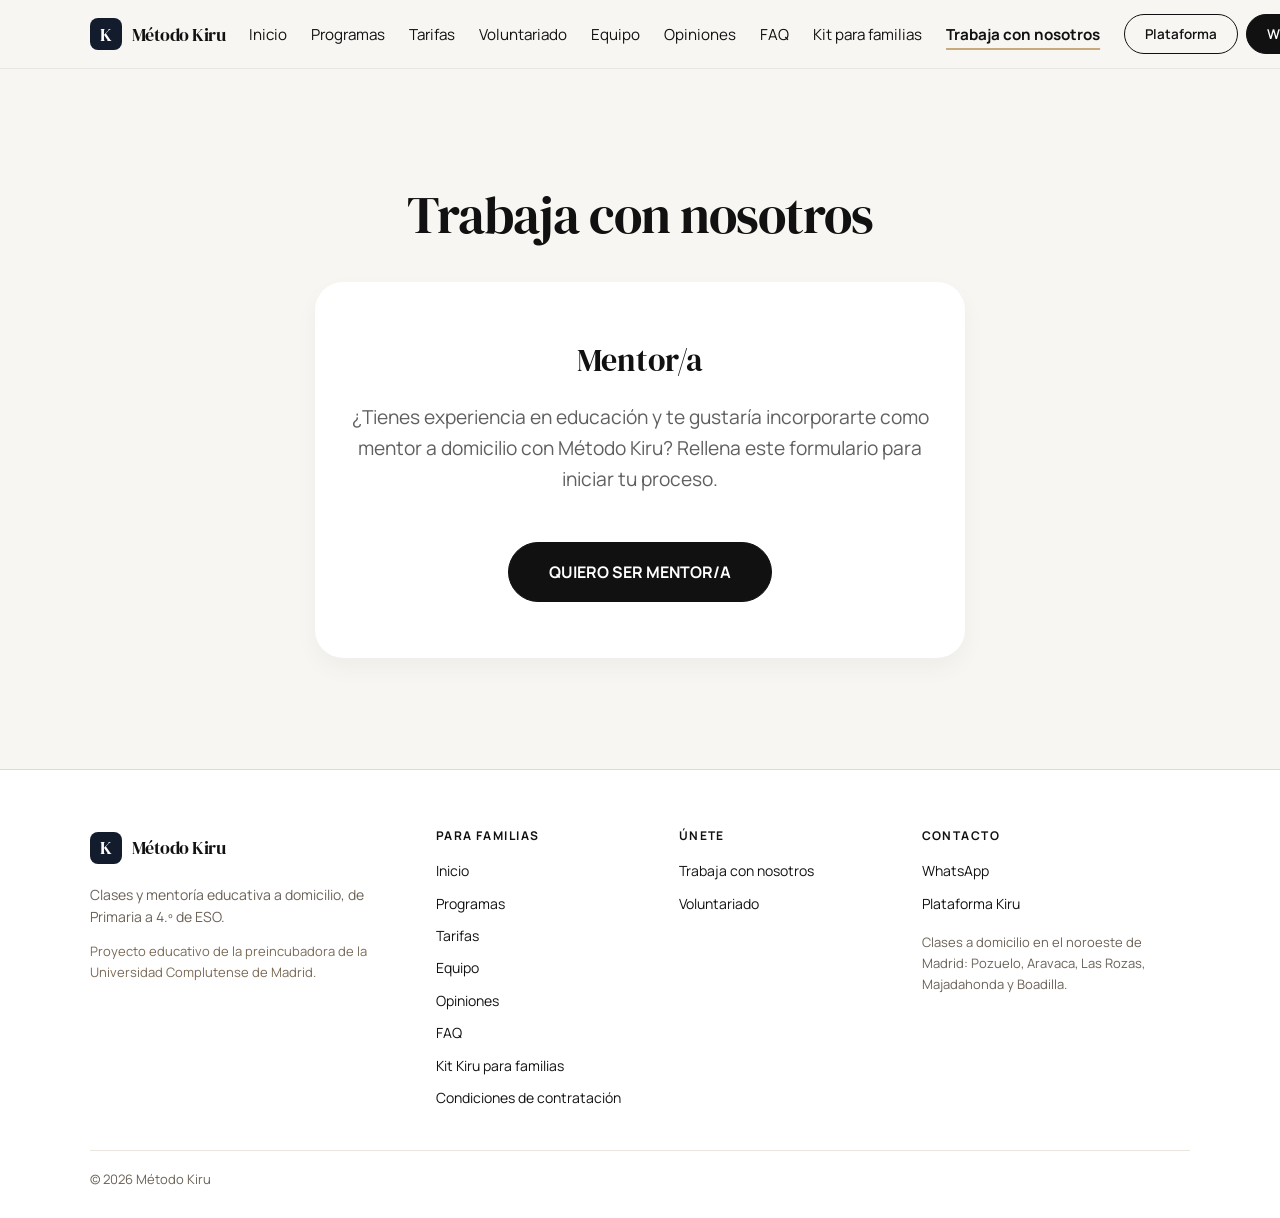
<file: trabaja-con-nosotros.html>
<!DOCTYPE html>
<html lang="es">
<head>
  <meta charset="UTF-8">
  <meta name="viewport" content="width=device-width, initial-scale=1.0">
  <title>Trabaja con nosotros - Método Kiru</title>
  <meta name="description" content="¿Tienes experiencia en educación? Únete a Método Kiru como mentor o mentora a domicilio en el noroeste de Madrid. Rellena el formulario para empezar.">
  <link rel="preconnect" href="https://fonts.googleapis.com">
  <link rel="preconnect" href="https://fonts.gstatic.com" crossorigin>
  <link rel="stylesheet" href="https://fonts.googleapis.com/css2?family=DM+Serif+Display&family=Manrope:wght@400;500;600;700&display=swap">
  <link rel="canonical" href="https://www.metodokiru.es/trabaja-con-nosotros">
  <link rel="icon" href="/favicon.ico" sizes="any">
  <link rel="icon" href="/favicon.svg" type="image/svg+xml">
  <link rel="apple-touch-icon" href="/apple-touch-icon.png">
  <meta property="og:type" content="website">
  <meta property="og:site_name" content="Método Kiru">
  <meta property="og:locale" content="es_ES">
  <meta property="og:title" content="Trabaja con nosotros - Método Kiru">
  <meta property="og:description" content="¿Tienes experiencia en educación? Únete a Método Kiru como mentor o mentora a domicilio en el noroeste de Madrid. Rellena el formulario para empezar.">
  <meta property="og:url" content="https://www.metodokiru.es/trabaja-con-nosotros">
  <meta property="og:image" content="https://www.metodokiru.es/assets/og-metodo-kiru.jpg">
  <meta property="og:image:width" content="1200">
  <meta property="og:image:height" content="630">
  <meta name="twitter:card" content="summary_large_image">
  <link rel="stylesheet" href="/style.css">
</head>
<body>

  <a class="skip-link" href="#contenido">Saltar al contenido</a>

  <!-- BARRA SUPERIOR FIJA -->
  <header class="top-navbar">
    <nav aria-label="Principal">
      <a href="/" class="logo-container" aria-label="Método Kiru, inicio">
        <div class="logo-icon-box" aria-hidden="true">K</div>
        <span class="logo-text">Método Kiru</span>
      </a>
      <div class="nav-links" id="menu-principal">
        <a href="/">Inicio</a>
        <a href="/programas">Programas</a>
        <a href="/tarifas">Tarifas</a>
        <a href="/voluntariado">Voluntariado</a>
        <a href="/equipo">Equipo</a>
        <a href="/testimonios">Opiniones</a>
        <a href="/faq">FAQ</a>
        <a href="https://campus-kit-kiru.vercel.app/">Kit para familias</a>
        <a href="/trabaja-con-nosotros" aria-current="page">Trabaja con nosotros</a>
        <a href="https://campus.metodokiru.es/" target="_blank" rel="noopener" class="nav-extra nav-extra-first">Plataforma Kiru</a>
        <a href="https://wa.me/34651382833?text=Hola%2C%20me%20gustar%C3%ADa%20informaci%C3%B3n%20sobre%20M%C3%A9todo%20Kiru." target="_blank" rel="noopener" class="nav-wa">Escríbenos por WhatsApp</a>
      </div>
      <div class="nav-actions">
        <a href="https://campus.metodokiru.es/" target="_blank" rel="noopener" class="mini-btn mini-btn-light">Plataforma</a>
        <a href="https://wa.me/34651382833?text=Hola%2C%20me%20gustar%C3%ADa%20informaci%C3%B3n%20sobre%20M%C3%A9todo%20Kiru." target="_blank" rel="noopener" class="mini-btn">WhatsApp</a>
        <button class="menu-btn" type="button" aria-expanded="false" aria-controls="menu-principal" aria-label="Abrir menú">
          <span></span><span></span><span></span>
        </button>
      </div>
    </nav>
  </header>

  <main id="contenido">

  <!-- CONTENIDO PRINCIPAL CENTRADO -->
  <section class="hero job-hero">
    <div class="hero-content">
      
      <h1>Trabaja con nosotros</h1>
      
      <!-- Tarjeta del puesto -->
      <div class="job-card">
        <h2>Mentor/a</h2>
        
        <p class="subtitle">
          ¿Tienes experiencia en educación y te gustaría incorporarte como mentor a domicilio con Método Kiru? Rellena este formulario para iniciar tu proceso.
        </p>
        
        <div class="hero-buttons">
          <a href="https://forms.gle/Yh8Yrp8bvanPEbjY7" 
             target="_blank" rel="noopener" 
             class="primary">
            QUIERO SER MENTOR/A
          </a>
        </div>
      </div>
      
    </div>
  </section>

  </main>

  <!-- PIE DE PÁGINA -->
  <footer class="site-footer">
    <div class="footer-grid">
      <div class="footer-brand">
        <a href="/" class="logo-container" aria-label="Método Kiru, inicio">
          <div class="logo-icon-box" aria-hidden="true">K</div>
          <span class="logo-text">Método Kiru</span>
        </a>
        <p>Clases y mentoría educativa a domicilio, de Primaria a 4.º de ESO.</p>
        <p class="footer-ucm">Proyecto educativo de la preincubadora de la Universidad Complutense de Madrid.</p>
      </div>
      <div>
        <p class="footer-heading">Para familias</p>
        <ul>
          <li><a href="/">Inicio</a></li>
          <li><a href="/programas">Programas</a></li>
          <li><a href="/tarifas">Tarifas</a></li>
          <li><a href="/equipo">Equipo</a></li>
          <li><a href="/testimonios">Opiniones</a></li>
          <li><a href="/faq">FAQ</a></li>
          <li><a href="https://campus-kit-kiru.vercel.app/">Kit Kiru para familias</a></li>
          <li><a href="/condiciones">Condiciones de contratación</a></li>
        </ul>
      </div>
      <div>
        <p class="footer-heading">Únete</p>
        <ul>
          <li><a href="/trabaja-con-nosotros">Trabaja con nosotros</a></li>
          <li><a href="/voluntariado">Voluntariado</a></li>
        </ul>
      </div>
      <div>
        <p class="footer-heading">Contacto</p>
        <ul>
          <li><a href="https://wa.me/34651382833?text=Hola%2C%20me%20gustar%C3%ADa%20informaci%C3%B3n%20sobre%20M%C3%A9todo%20Kiru." target="_blank" rel="noopener">WhatsApp</a></li>
          <li><a href="https://campus.metodokiru.es/" target="_blank" rel="noopener">Plataforma Kiru</a></li>
        </ul>
        <p class="footer-zones">Clases a domicilio en el noroeste de Madrid: Pozuelo, Aravaca, Las Rozas, Majadahonda y Boadilla.</p>
      </div>
    </div>
    <p class="footer-bottom">© 2026 Método Kiru</p>
  </footer>

  <a class="wa-bar" href="https://wa.me/34651382833?text=Hola%2C%20me%20gustar%C3%ADa%20informaci%C3%B3n%20sobre%20M%C3%A9todo%20Kiru." target="_blank" rel="noopener">Escríbenos por WhatsApp</a>

  <script src="/script.js"></script>
</body>
</html>
</file>
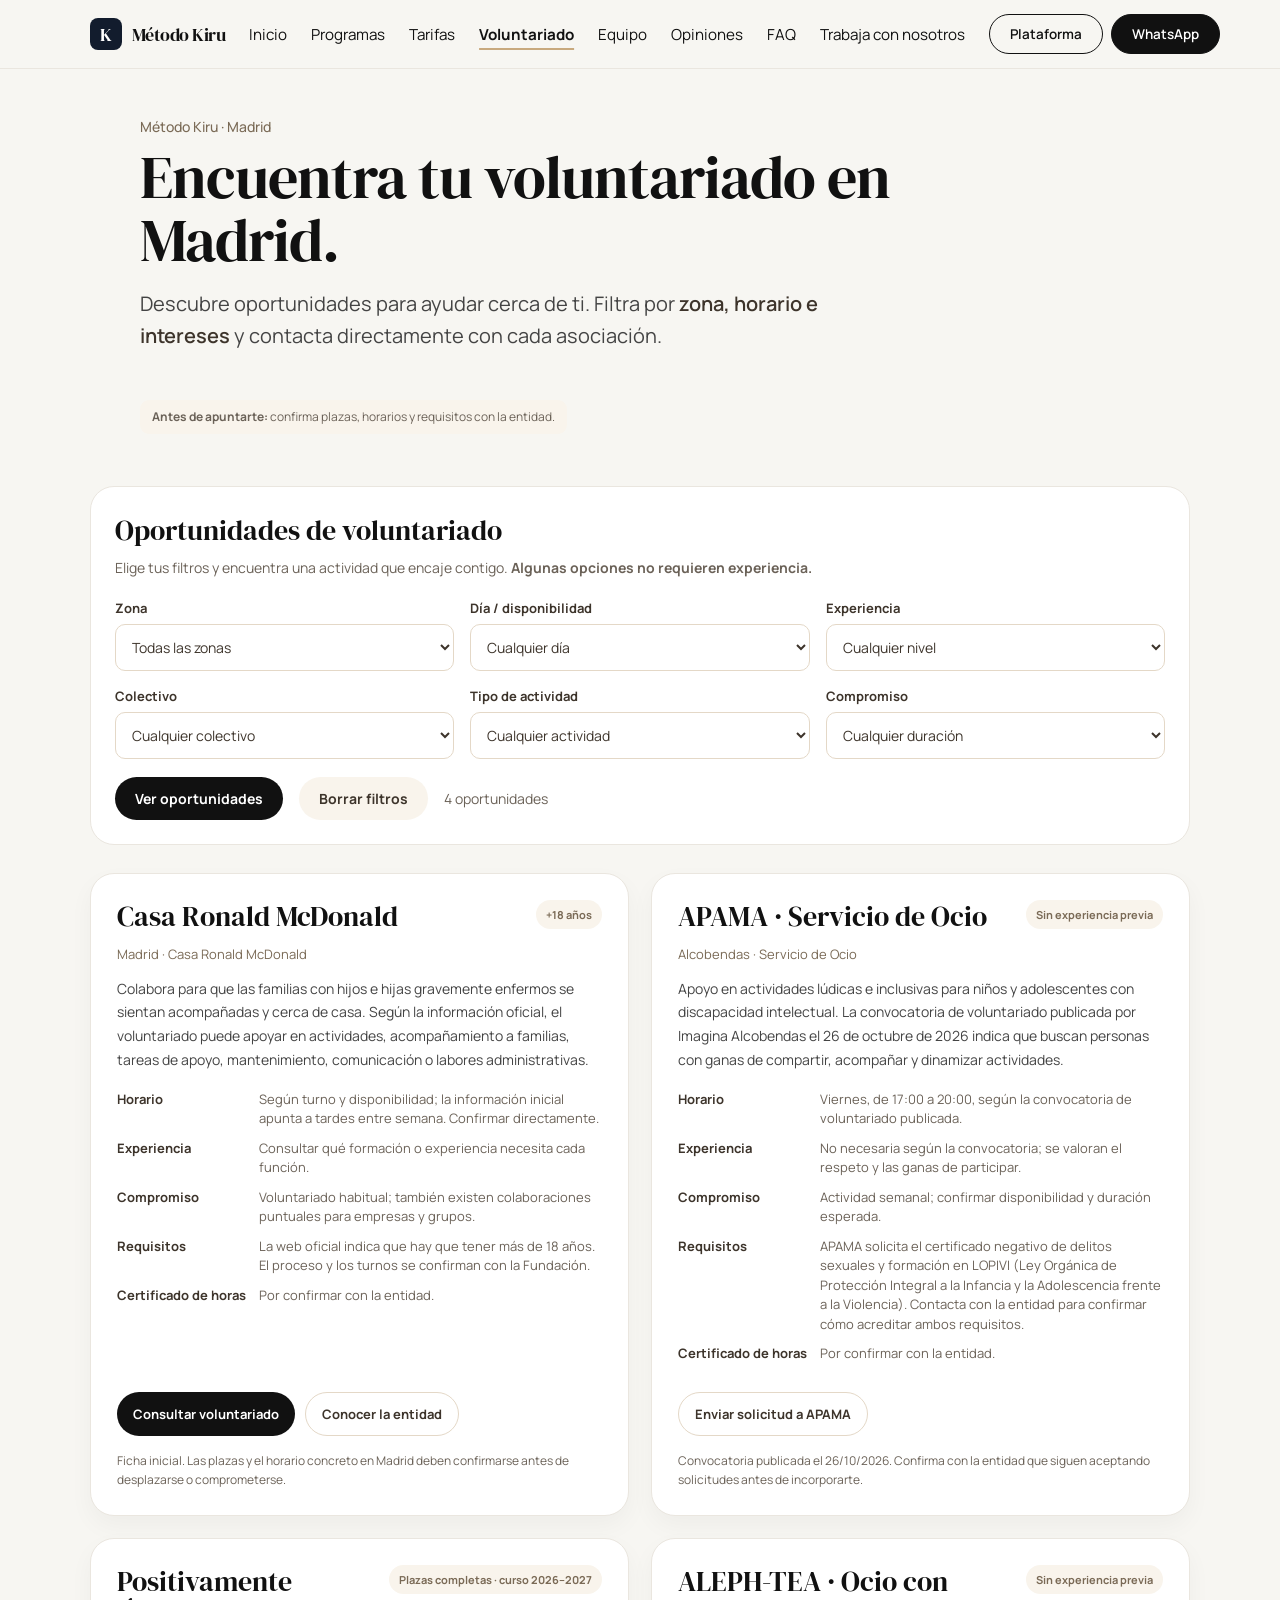
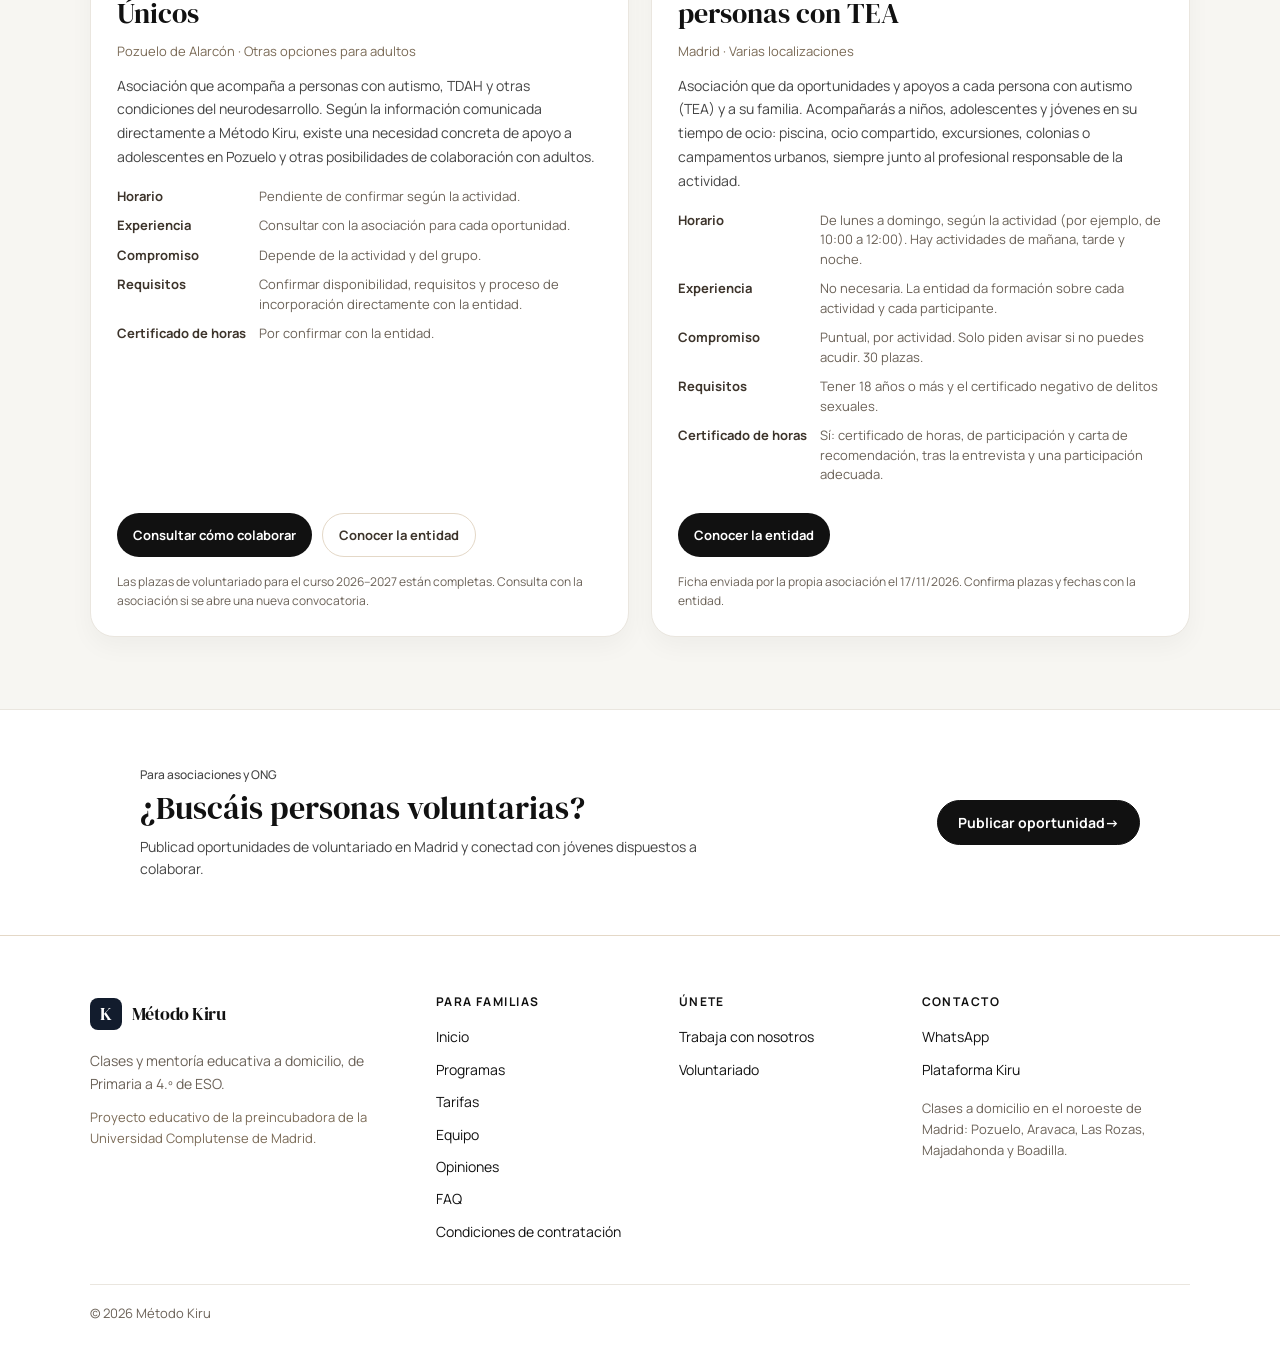
<file: voluntariado.html>
<!DOCTYPE html>
<html lang="es">
<head>
  <meta charset="UTF-8">
  <meta name="viewport" content="width=device-width, initial-scale=1.0">
  <title>Voluntariado en Madrid: encuentra dónde ayudar | Método Kiru</title>
  <meta name="description" content="Encuentra voluntariado en Madrid según tu zona, horario e intereses. Compara oportunidades de asociaciones y ONG y descubre dónde puedes ayudar.">
  <link rel="preconnect" href="https://fonts.googleapis.com">
  <link rel="preconnect" href="https://fonts.gstatic.com" crossorigin>
  <link rel="stylesheet" href="https://fonts.googleapis.com/css2?family=DM+Serif+Display&family=Manrope:wght@400;500;600;700&display=swap">
  <link rel="canonical" href="https://www.metodokiru.es/voluntariado">
  <link rel="icon" href="/favicon.ico" sizes="any">
  <link rel="icon" href="/favicon.svg" type="image/svg+xml">
  <link rel="apple-touch-icon" href="/apple-touch-icon.png">
  <meta property="og:type" content="website">
  <meta property="og:site_name" content="Método Kiru">
  <meta property="og:locale" content="es_ES">
  <meta property="og:title" content="Voluntariado en Madrid: encuentra dónde ayudar | Método Kiru">
  <meta property="og:description" content="Encuentra voluntariado en Madrid según tu zona, horario e intereses. Compara oportunidades de asociaciones y ONG y descubre dónde puedes ayudar.">
  <meta property="og:url" content="https://www.metodokiru.es/voluntariado">
  <meta property="og:image" content="https://www.metodokiru.es/assets/og-metodo-kiru.jpg">
  <meta property="og:image:width" content="1200">
  <meta property="og:image:height" content="630">
  <meta name="twitter:card" content="summary_large_image">
  <link rel="stylesheet" href="/style.css">
  <style>
    .vol-hero { padding: 48px 7% 24px; max-width: 1180px; margin: 0 auto; }
    .vol-hero h1 strong { font-weight: 400; }
    .vol-hero h1 { max-width: 850px; font-size: clamp(38px, 5.2vw, 60px); margin-bottom: 16px; }
    .vol-hero .subtitle strong { font-weight: 600; color: var(--brown); }
    .vol-hero .subtitle { max-width: 760px; font-size: clamp(17px, 2vw, 20px); line-height: 1.6; }
    .vol-note { display: inline-block; max-width: 780px; color: var(--muted); font-size: 12px; line-height: 1.5; margin-top: 12px; padding: 8px 12px; background: var(--cream); border-radius: 9px; }
    .vol-hero .eyebrow { margin-bottom: 10px; }
    .vol-section { padding: 28px 7% 72px; }
    .vol-container { max-width: 1180px; margin: 0 auto; }
    .vol-filters { background: #fff; border: 1px solid var(--line); border-radius: var(--radius-lg); padding: 24px; margin-bottom: 28px; }
    .vol-filters h2 { font-size: 28px; font-weight: 400; margin-bottom: 8px; }
    .vol-filters > p { color: var(--muted); font-size: 14px; margin-bottom: 20px; line-height: 1.6; }
    .filter-grid { display: grid; grid-template-columns: repeat(3, minmax(0, 1fr)); gap: 16px; }
    .filter-field label { display: block; font-size: 13px; font-weight: 700; margin-bottom: 7px; color: var(--brown); }
    .filter-field select { width: 100%; padding: 12px; border: 1px solid var(--border); border-radius: 10px; background: #fff; color: var(--brown); font: 14px 'Manrope', sans-serif; }
    .filter-actions { display: flex; gap: 16px; align-items: center; margin-top: 18px; flex-wrap: wrap; }
    .filter-actions button { border: 0; border-radius: 999px; padding: 12px 20px; font: 700 14px 'Manrope', sans-serif; cursor: pointer; }
    .filter-apply { background: var(--ink); color: #fff; }
    .filter-reset { background: var(--cream); color: var(--brown); }
    .results-count { color: var(--muted); font-size: 14px; }
    .vol-cards { display: grid; grid-template-columns: repeat(2, minmax(0, 1fr)); gap: 22px; }
    .vol-card { display: flex; flex-direction: column; background: #fff; border: 1px solid var(--line); border-radius: var(--radius-lg); padding: 26px; box-shadow: var(--shadow); }
    .vol-card[hidden] { display: none; }
    .vol-card-top { display: flex; justify-content: space-between; align-items: flex-start; gap: 12px; margin-bottom: 12px; }
    .vol-card h3 { font-family: 'DM Serif Display', Georgia, serif; font-size: 28px; font-weight: 400; line-height: 1.15; }
    .vol-badge { flex-shrink: 0; background: var(--cream); color: var(--accent-text); border-radius: 999px; padding: 7px 10px; font-size: 11px; font-weight: 700; }
    .vol-card .vol-location { color: var(--accent-text); font-size: 13px; margin-bottom: 14px; }
    .vol-card .vol-description { color: var(--text); font-size: 14px; line-height: 1.7; margin-bottom: 18px; }
    .vol-facts { display: grid; gap: 10px; margin-bottom: 20px; }
    .vol-fact { display: grid; grid-template-columns: 130px 1fr; gap: 12px; font-size: 13px; line-height: 1.5; }
    .vol-fact strong { color: var(--brown); }
    .vol-fact span { color: var(--muted); }
    .vol-card-actions { display: flex; gap: 10px; flex-wrap: wrap; margin-top: auto; padding-top: 8px; }
    .vol-card-actions a { display: inline-flex; align-items: center; justify-content: center; min-height: 44px; border-radius: 999px; text-decoration: none; padding: 12px 16px; font-size: 13px; font-weight: 700; }
    .vol-primary { background: var(--ink); color: #fff; }
    .vol-secondary { border: 1px solid var(--border); color: var(--brown); }
    .vol-status { color: var(--muted); font-size: 12px; line-height: 1.6; margin-top: 15px; }
    .vol-empty { display: none; padding: 28px; border-radius: 18px; background: #fff; color: var(--muted); text-align: center; line-height: 1.7; }
    .vol-empty.visible { display: block; }
    .vol-entity-cta { background: var(--surface); padding: 56px 7%; border-top: 1px solid var(--line); }
    .vol-entity-inner { max-width: 1000px; margin: 0 auto; display: flex; justify-content: space-between; align-items: center; gap: 24px; }
    .vol-entity-inner h2 { font-weight: 400; font-size: clamp(24px, 3vw, 32px); line-height: 1.2; margin: 4px 0 8px; }
    .vol-entity-inner p { max-width: 580px; color: var(--text); line-height: 1.55; font-size: 14px; margin: 0; }
    .vol-entity-inner .eyebrow { font-size: 12px; margin-bottom: 5px; }
    .vol-entity-inner a { flex-shrink: 0; white-space: nowrap; }
    .vol-entity-inner .primary { display: inline-flex; align-items: center; justify-content: center; min-height: 44px; padding: 12px 20px; text-decoration: none; border-radius: 999px; background: var(--ink); color: #fff; font-size: 14px; font-weight: 700; }
    .vol-entity-inner .primary:hover { background: var(--brown); }
    @media(max-width: 760px) {
      .filter-grid, .vol-cards { grid-template-columns: 1fr; }
      .vol-hero { padding: 42px 6% 28px; }
      .vol-section { padding: 22px 5% 50px; }
      .vol-card { padding: 22px; }
      .vol-card-top { flex-direction: column; }
      .vol-fact { grid-template-columns: 110px 1fr; }
      .vol-entity-inner { align-items: flex-start; flex-direction: column; }
    }
  </style>
</head>
<body>

  <a class="skip-link" href="#contenido">Saltar al contenido</a>

  <!-- BARRA SUPERIOR FIJA -->
  <header class="top-navbar">
    <nav aria-label="Principal">
      <a href="/" class="logo-container" aria-label="Método Kiru, inicio">
        <div class="logo-icon-box" aria-hidden="true">K</div>
        <span class="logo-text">Método Kiru</span>
      </a>
      <div class="nav-links" id="menu-principal">
        <a href="/">Inicio</a>
        <a href="/programas">Programas</a>
        <a href="/tarifas">Tarifas</a>
        <a href="/voluntariado" aria-current="page">Voluntariado</a>
        <a href="/equipo">Equipo</a>
        <a href="/testimonios">Opiniones</a>
        <a href="/faq">FAQ</a>
        <a href="/trabaja-con-nosotros">Trabaja con nosotros</a>
        <a href="https://campus.metodokiru.es/" target="_blank" rel="noopener" class="nav-extra nav-extra-first">Plataforma Kiru</a>
        <a href="https://wa.me/34651382833?text=Hola%2C%20me%20gustar%C3%ADa%20informaci%C3%B3n%20sobre%20M%C3%A9todo%20Kiru." target="_blank" rel="noopener" class="nav-wa">Escríbenos por WhatsApp</a>
      </div>
      <div class="nav-actions">
        <a href="https://campus.metodokiru.es/" target="_blank" rel="noopener" class="mini-btn mini-btn-light">Plataforma</a>
        <a href="https://wa.me/34651382833?text=Hola%2C%20me%20gustar%C3%ADa%20informaci%C3%B3n%20sobre%20M%C3%A9todo%20Kiru." target="_blank" rel="noopener" class="mini-btn">WhatsApp</a>
        <button class="menu-btn" type="button" aria-expanded="false" aria-controls="menu-principal" aria-label="Abrir menú">
          <span></span><span></span><span></span>
        </button>
      </div>
    </nav>
  </header>

  <main id="contenido">
    <section class="vol-hero">
      <p class="eyebrow">Método Kiru · Madrid</p>
      <h1>Encuentra tu <strong>voluntariado en Madrid</strong>.</h1>
      <p class="subtitle">Descubre oportunidades para ayudar cerca de ti. Filtra por <strong>zona, horario e intereses</strong> y contacta directamente con cada asociación.</p>
      <p class="vol-note"><strong>Antes de apuntarte:</strong> confirma plazas, horarios y requisitos con la entidad.</p>
    </section>

    <section class="vol-section">
      <div class="vol-container">
        <div class="vol-filters">
          <h2>Oportunidades de voluntariado</h2>
          <p>Elige tus filtros y encuentra una actividad que encaje contigo. <strong>Algunas opciones no requieren experiencia.</strong></p>
          <div class="filter-grid">
            <div class="filter-field">
              <label for="filter-zone">Zona</label>
              <select id="filter-zone"><option value="">Todas las zonas</option><option value="pozuelo">Pozuelo de Alarcón</option><option value="alcobendas">Alcobendas</option><option value="madrid">Madrid</option></select>
            </div>
            <div class="filter-field">
              <label for="filter-day">Día / disponibilidad</label>
              <select id="filter-day"><option value="">Cualquier día</option><option value="viernes">Viernes</option><option value="entresemana">Entre semana</option><option value="findesemana">Fin de semana</option><option value="flexible">Flexible / por confirmar</option></select>
            </div>
            <div class="filter-field">
              <label for="filter-experience">Experiencia</label>
              <select id="filter-experience"><option value="">Cualquier nivel</option><option value="sin">Sin experiencia</option><option value="con">Con experiencia / por confirmar</option></select>
            </div>
            <div class="filter-field">
              <label for="filter-group">Colectivo</label>
              <select id="filter-group"><option value="">Cualquier colectivo</option><option value="infancia">Infancia</option><option value="adolescentes">Adolescentes</option><option value="adultos">Adultos</option><option value="familias">Familias</option><option value="discapacidad">Personas con discapacidad</option></select>
            </div>
            <div class="filter-field">
              <label for="filter-type">Tipo de actividad</label>
              <select id="filter-type"><option value="">Cualquier actividad</option><option value="ocio">Ocio y actividades</option><option value="acompanamiento">Acompañamiento</option><option value="administrativo">Administración / organización</option><option value="apoyo">Apoyo general</option></select>
            </div>
            <div class="filter-field">
              <label for="filter-commitment">Compromiso</label>
              <select id="filter-commitment"><option value="">Cualquier duración</option><option value="continuado">Continuado</option><option value="puntual">Puntual / por confirmar</option></select>
            </div>
          </div>
          <div class="filter-actions">
            <button class="filter-apply" type="button" id="apply-filters">Ver oportunidades</button>
            <button class="filter-reset" type="button" id="reset-filters">Borrar filtros</button>
            <span class="results-count" id="results-count" aria-live="polite">4 oportunidades</span>
          </div>
        </div>

        <div class="vol-cards" id="vol-cards">
          <article class="vol-card" data-zone="madrid" data-days="entresemana flexible" data-experience="con" data-groups="infancia familias" data-types="ocio acompanamiento administrativo apoyo" data-commitment="continuado puntual">
            <div class="vol-card-top">
              <h3>Casa Ronald McDonald</h3>
              <span class="vol-badge">+18 años</span>
            </div>
            <p class="vol-location">Madrid · Casa Ronald McDonald</p>
            <p class="vol-description">Colabora para que las familias con hijos e hijas gravemente enfermos se sientan acompañadas y cerca de casa. Según la información oficial, el voluntariado puede apoyar en actividades, acompañamiento a familias, tareas de apoyo, mantenimiento, comunicación o labores administrativas.</p>
            <div class="vol-facts">
              <div class="vol-fact"><strong>Horario</strong><span>Según turno y disponibilidad; la información inicial apunta a tardes entre semana. Confirmar directamente.</span></div>
              <div class="vol-fact"><strong>Experiencia</strong><span>Consultar qué formación o experiencia necesita cada función.</span></div>
              <div class="vol-fact"><strong>Compromiso</strong><span>Voluntariado habitual; también existen colaboraciones puntuales para empresas y grupos.</span></div>
              <div class="vol-fact"><strong>Requisitos</strong><span>La web oficial indica que hay que tener más de 18 años. El proceso y los turnos se confirman con la Fundación.</span></div>
              <div class="vol-fact"><strong>Certificado de horas</strong><span>Por confirmar con la entidad.</span></div>
            </div>
            <div class="vol-card-actions">
              <a class="vol-primary" href="https://casaronaldmcdonald.es/como-colaborar/voluntarios/" target="_blank" rel="noopener">Consultar voluntariado</a>
              <a class="vol-secondary" href="https://casaronaldmcdonald.es/como-colaborar/" target="_blank" rel="noopener">Conocer la entidad</a>
            </div>
            <p class="vol-status">Ficha inicial. Las plazas y el horario concreto en Madrid deben confirmarse antes de desplazarse o comprometerse.</p>
          </article>

          <article class="vol-card" data-zone="alcobendas" data-days="viernes entresemana" data-experience="sin" data-groups="infancia adolescentes discapacidad" data-types="ocio apoyo" data-commitment="continuado">
            <div class="vol-card-top">
              <h3>APAMA · Servicio de Ocio</h3>
              <span class="vol-badge">Sin experiencia previa</span>
            </div>
            <p class="vol-location">Alcobendas · Servicio de Ocio</p>
            <p class="vol-description">Apoyo en actividades lúdicas e inclusivas para niños y adolescentes con discapacidad intelectual. La convocatoria de voluntariado publicada por Imagina Alcobendas el 26 de octubre de 2026 indica que buscan personas con ganas de compartir, acompañar y dinamizar actividades.</p>
            <div class="vol-facts">
              <div class="vol-fact"><strong>Horario</strong><span>Viernes, de 17:00 a 20:00, según la convocatoria de voluntariado publicada.</span></div>
              <div class="vol-fact"><strong>Experiencia</strong><span>No necesaria según la convocatoria; se valoran el respeto y las ganas de participar.</span></div>
              <div class="vol-fact"><strong>Compromiso</strong><span>Actividad semanal; confirmar disponibilidad y duración esperada.</span></div>
              <div class="vol-fact"><strong>Requisitos</strong><span>APAMA solicita el certificado negativo de delitos sexuales y formación en LOPIVI (Ley Orgánica de Protección Integral a la Infancia y la Adolescencia frente a la Violencia). Contacta con la entidad para confirmar cómo acreditar ambos requisitos.</span></div>
              <div class="vol-fact"><strong>Certificado de horas</strong><span>Por confirmar con la entidad.</span></div>
            </div>
            <div class="vol-card-actions">
              <a class="vol-secondary" href="mailto:ocio@apama.es?subject=Solicitud%20de%20voluntariado%20-%20Servicio%20de%20Ocio%20APAMA&amp;body=Hola%2C%20me%20gustar%C3%ADa%20solicitar%20informaci%C3%B3n%20sobre%20el%20voluntariado%20en%20el%20Servicio%20de%20Ocio%20de%20APAMA.%20Un%20saludo.">Enviar solicitud a APAMA</a>
            </div>
            <p class="vol-status">Convocatoria publicada el 26/10/2026. Confirma con la entidad que siguen aceptando solicitudes antes de incorporarte.</p>
          </article>

          <article class="vol-card" data-zone="pozuelo" data-days="flexible entresemana" data-experience="con" data-groups="adolescentes adultos discapacidad" data-types="ocio acompanamiento apoyo" data-commitment="continuado puntual">
            <div class="vol-card-top">
              <h3>Positivamente Únicos</h3>
              <span class="vol-badge">Plazas completas · curso 2026–2027</span>
            </div>
            <p class="vol-location">Pozuelo de Alarcón · Otras opciones para adultos</p>
            <p class="vol-description">Asociación que acompaña a personas con autismo, TDAH y otras condiciones del neurodesarrollo. Según la información comunicada directamente a Método Kiru, existe una necesidad concreta de apoyo a adolescentes en Pozuelo y otras posibilidades de colaboración con adultos.</p>
            <div class="vol-facts">
              <div class="vol-fact"><strong>Horario</strong><span>Pendiente de confirmar según la actividad.</span></div>
              <div class="vol-fact"><strong>Experiencia</strong><span>Consultar con la asociación para cada oportunidad.</span></div>
              <div class="vol-fact"><strong>Compromiso</strong><span>Depende de la actividad y del grupo.</span></div>
              <div class="vol-fact"><strong>Requisitos</strong><span>Confirmar disponibilidad, requisitos y proceso de incorporación directamente con la entidad.</span></div>
              <div class="vol-fact"><strong>Certificado de horas</strong><span>Por confirmar con la entidad.</span></div>
            </div>
            <div class="vol-card-actions">
              <a class="vol-primary" href="https://positivamente-unicos.es/colabora/" target="_blank" rel="noopener">Consultar cómo colaborar</a>
              <a class="vol-secondary" href="https://positivamente-unicos.es/" target="_blank" rel="noopener">Conocer la entidad</a>
            </div>
            <p class="vol-status">Las plazas de voluntariado para el curso 2026–2027 están completas. Consulta con la asociación si se abre una nueva convocatoria.</p>
          </article>

          <article class="vol-card" data-jotform="6707319002117013204" data-zone="madrid" data-days="entresemana findesemana flexible" data-experience="sin" data-groups="infancia adolescentes discapacidad" data-types="ocio acompanamiento" data-commitment="puntual">
            <div class="vol-card-top">
              <h3>ALEPH-TEA · Ocio con personas con TEA</h3>
              <span class="vol-badge">Sin experiencia previa</span>
            </div>
            <p class="vol-location">Madrid · Varias localizaciones</p>
            <p class="vol-description">Asociación que da oportunidades y apoyos a cada persona con autismo (TEA) y a su familia. Acompañarás a niños, adolescentes y jóvenes en su tiempo de ocio: piscina, ocio compartido, excursiones, colonias o campamentos urbanos, siempre junto al profesional responsable de la actividad.</p>
            <div class="vol-facts">
              <div class="vol-fact"><strong>Horario</strong><span>De lunes a domingo, según la actividad (por ejemplo, de 10:00 a 12:00). Hay actividades de mañana, tarde y noche.</span></div>
              <div class="vol-fact"><strong>Experiencia</strong><span>No necesaria. La entidad da formación sobre cada actividad y cada participante.</span></div>
              <div class="vol-fact"><strong>Compromiso</strong><span>Puntual, por actividad. Solo piden avisar si no puedes acudir. 30 plazas.</span></div>
              <div class="vol-fact"><strong>Requisitos</strong><span>Tener 18 años o más y el certificado negativo de delitos sexuales.</span></div>
              <div class="vol-fact"><strong>Certificado de horas</strong><span>Sí: certificado de horas, de participación y carta de recomendación, tras la entrevista y una participación adecuada.</span></div>
            </div>
            <div class="vol-card-actions">
              <a class="vol-primary" href="https://aleph-tea.org/" target="_blank" rel="noopener">Conocer la entidad</a>
            </div>
            <p class="vol-status">Ficha enviada por la propia asociación el 17/11/2026. Confirma plazas y fechas con la entidad.</p>
          </article>
        </div>
        <div class="vol-empty" id="vol-empty">No hemos encontrado oportunidades con todos esos filtros. Prueba a ampliar la zona o el horario, o vuelve a consultar más adelante: iremos añadiendo nuevas entidades.</div>
      </div>
    </section>

    <section class="vol-entity-cta">
      <div class="vol-entity-inner">
        <div>
          <p class="eyebrow">Para asociaciones y ONG</p>
          <h2>¿Buscáis personas voluntarias?</h2>
          <p>Publicad oportunidades de voluntariado en Madrid y conectad con jóvenes dispuestos a colaborar.</p>
        </div>
        <a class="primary" href="https://form.jotform.com/262994875550069" target="_blank" rel="noopener">Publicar oportunidad <span aria-hidden="true">→</span></a>
      </div>
    </section>
  </main>

  <!-- PIE DE PÁGINA -->
  <footer class="site-footer">
    <div class="footer-grid">
      <div class="footer-brand">
        <a href="/" class="logo-container" aria-label="Método Kiru, inicio">
          <div class="logo-icon-box" aria-hidden="true">K</div>
          <span class="logo-text">Método Kiru</span>
        </a>
        <p>Clases y mentoría educativa a domicilio, de Primaria a 4.º de ESO.</p>
        <p class="footer-ucm">Proyecto educativo de la preincubadora de la Universidad Complutense de Madrid.</p>
      </div>
      <div>
        <p class="footer-heading">Para familias</p>
        <ul>
          <li><a href="/">Inicio</a></li>
          <li><a href="/programas">Programas</a></li>
          <li><a href="/tarifas">Tarifas</a></li>
          <li><a href="/equipo">Equipo</a></li>
          <li><a href="/testimonios">Opiniones</a></li>
          <li><a href="/faq">FAQ</a></li>
          <li><a href="/condiciones">Condiciones de contratación</a></li>
        </ul>
      </div>
      <div>
        <p class="footer-heading">Únete</p>
        <ul>
          <li><a href="/trabaja-con-nosotros">Trabaja con nosotros</a></li>
          <li><a href="/voluntariado">Voluntariado</a></li>
        </ul>
      </div>
      <div>
        <p class="footer-heading">Contacto</p>
        <ul>
          <li><a href="https://wa.me/34651382833?text=Hola%2C%20me%20gustar%C3%ADa%20informaci%C3%B3n%20sobre%20M%C3%A9todo%20Kiru." target="_blank" rel="noopener">WhatsApp</a></li>
          <li><a href="https://campus.metodokiru.es/" target="_blank" rel="noopener">Plataforma Kiru</a></li>
        </ul>
        <p class="footer-zones">Clases a domicilio en el noroeste de Madrid: Pozuelo, Aravaca, Las Rozas, Majadahonda y Boadilla.</p>
      </div>
    </div>
    <p class="footer-bottom">© 2026 Método Kiru</p>
  </footer>

  <a class="wa-bar" href="https://wa.me/34651382833?text=Hola%2C%20me%20gustar%C3%ADa%20informaci%C3%B3n%20sobre%20M%C3%A9todo%20Kiru." target="_blank" rel="noopener">Escríbenos por WhatsApp</a>
  <script>
    // Dirección de la aplicación web del Apps Script «VoluntariadoWeb» (hoja de
    // respuestas del formulario de entidades). Vacía = solo las fichas de arriba.
    const VOLUNTARIADO_API = '';

    (() => {
      const filters = {
        zone: document.getElementById('filter-zone'),
        day: document.getElementById('filter-day'),
        experience: document.getElementById('filter-experience'),
        group: document.getElementById('filter-group'),
        type: document.getElementById('filter-type'),
        commitment: document.getElementById('filter-commitment')
      };
      const datasetKey = {zone:'zone',day:'days',experience:'experience',group:'groups',type:'types',commitment:'commitment'};
      const list = document.getElementById('vol-cards');
      const count = document.getElementById('results-count');
      const empty = document.getElementById('vol-empty');
      function applyFilters() {
        let shown = 0;
        list.querySelectorAll('.vol-card').forEach(card => {
          const match = Object.entries(filters).every(([key, select]) => {
            const selected = select.value;
            if (!selected) return true;
            const values = (card.dataset[datasetKey[key]] || '').split(' ');
            return values.includes(selected);
          });
          card.hidden = !match;
          if (match) shown++;
        });
        count.textContent = shown + (shown === 1 ? ' oportunidad' : ' oportunidades');
        empty.classList.toggle('visible', shown === 0);
      }
      document.getElementById('apply-filters').addEventListener('click', applyFilters);
      Object.values(filters).forEach(select => select.addEventListener('change', applyFilters));
      document.getElementById('reset-filters').addEventListener('click', () => {
        Object.values(filters).forEach(select => select.value = '');
        applyFilters();
      });
      applyFilters();

      // ---------- Fichas aprobadas en la hoja (casilla «Publicar») ----------
      if (!VOLUNTARIADO_API) return;

      const norm = t => String(t || '').toLowerCase().normalize('NFD').replace(/[̀-ͯ]/g, '').trim();
      const items = t => String(t || '').split(/[\n,;]+/).map(x => x.trim()).filter(Boolean);
      const safeUrl = u => {
        u = String(u || '').trim();
        if (!u) return '';
        if (!/^https?:\/\//i.test(u) && /^[\w.-]+\.[a-z]{2,}(\/|$)/i.test(u)) u = 'https://' + u;
        try { const url = new URL(u); return /^https?:$/.test(url.protocol) ? url.href : ''; } catch (e) { return ''; }
      };
      const hora = t => {
        const m = String(t || '').match(/(\d{1,2})[:.](\d{2})\s*([ap])?\.?\s*m?/i);
        if (!m) return '';
        let h = +m[1];
        if (m[3]) { const pm = m[3].toLowerCase() === 'p'; if (pm && h < 12) h += 12; if (!pm && h === 12) h = 0; }
        return String(h).padStart(2, '0') + ':' + m[2];
      };
      const frase = t => { t = String(t || '').trim(); if (!t) return ''; if (t === t.toUpperCase() && /[A-ZÁÉÍÓÚ]{4}/.test(t)) t = t.charAt(0) + t.slice(1).toLowerCase(); return /[.!?)]$/.test(t) ? t : t + '.'; };
      const DIAS = ['lunes', 'martes', 'miercoles', 'jueves', 'viernes', 'sabado', 'domingo'];
      const NOMBRE_DIA = ['lunes', 'martes', 'miércoles', 'jueves', 'viernes', 'sábado', 'domingo'];

      function zoneValue(localidad) {
        const slug = norm(localidad).replace(/[^a-z0-9]+/g, '-').replace(/^-|-$/g, '');
        if (!slug) return '';
        const existing = [...filters.zone.options].find(o => o.value && (slug === o.value || slug.startsWith(o.value + '-')));
        if (existing) return existing.value;
        const opt = document.createElement('option');
        opt.value = slug;
        opt.textContent = String(localidad).trim();
        filters.zone.appendChild(opt);
        return slug;
      }

      function horario(o) {
        const idx = items(o.dias).map(d => DIAS.indexOf(norm(d))).filter(i => i >= 0).sort((a, b) => a - b);
        let dias = '';
        if (idx.length === 7) dias = 'De lunes a domingo';
        else if (idx.length && idx.every((v, i) => i === 0 || v === idx[i - 1] + 1) && idx.length > 2) dias = 'De ' + NOMBRE_DIA[idx[0]] + ' a ' + NOMBRE_DIA[idx[idx.length - 1]];
        else if (idx.length) dias = idx.map(i => NOMBRE_DIA[i]).join(', ').replace(/^./, c => c.toUpperCase());
        const ini = hora(o.inicio), fin = hora(o.fin);
        const franjas = items(o.franjas).map(f => f.toLowerCase()).join(', ');
        return [dias, ini && fin ? 'de ' + ini + ' a ' + fin : '', franjas ? 'franja: ' + franjas : '']
          .filter(Boolean).join(', ') + '. Confirmar con la entidad.';
      }

      function buildCard(o) {
        const dias = items(o.dias).map(norm);
        const days = new Set();
        if (dias.some(d => ['lunes', 'martes', 'miercoles', 'jueves', 'viernes'].includes(d))) days.add('entresemana');
        if (dias.includes('viernes')) days.add('viernes');
        if (dias.some(d => d === 'sabado' || d === 'domingo')) days.add('findesemana');
        if (!dias.length || items(o.franjas).some(f => norm(f) === 'flexible')) days.add('flexible');

        const groups = new Set();
        items(o.colectivos).map(norm).forEach(g => {
          if (g.includes('infancia') || g.includes('nin')) groups.add('infancia');
          if (g.includes('adolescen') || g.includes('joven')) groups.add('adolescentes');
          if (g.includes('adult') || g.includes('mayor')) groups.add('adultos');
          if (g.includes('famil')) groups.add('familias');
          if (g.includes('discapacidad') || g.includes('neurodiver')) groups.add('discapacidad');
        });
        const types = new Set();
        items(o.actividad).map(norm).forEach(t => {
          if (t.includes('ocio') || t.includes('aire libre') || t.includes('deporte')) types.add('ocio');
          if (t.includes('acompan')) types.add('acompanamiento');
          if (t.includes('administra') || t.includes('organiza')) types.add('administrativo');
        });
        types.add('apoyo');
        const sinExperiencia = norm(o.experiencia).startsWith('no');
        const commitment = norm(o.frecuencia).includes('puntual') ? 'puntual' : 'continuado';

        const card = document.createElement('article');
        card.className = 'vol-card';
        card.dataset.jotform = o.id || '';
        card.dataset.zone = zoneValue(o.localidad);
        card.dataset.days = [...days].join(' ');
        card.dataset.experience = sinExperiencia ? 'sin' : 'con';
        card.dataset.groups = [...groups].join(' ');
        card.dataset.types = [...types].join(' ');
        card.dataset.commitment = commitment;

        const el = (tag, cls, text) => { const n = document.createElement(tag); if (cls) n.className = cls; if (text) n.textContent = text; return n; };
        const nombre = o.nombre || o.nombreLegal;
        const top = el('div', 'vol-card-top');
        top.append(el('h3', '', o.titulo ? nombre + ' · ' + o.titulo : nombre));
        const edad = parseInt(o.edadMinima, 10);
        top.append(el('span', 'vol-badge', sinExperiencia ? 'Sin experiencia previa' : (edad ? '+' + edad + ' años' : 'Voluntariado')));
        card.append(top);
        card.append(el('p', 'vol-location', o.localidad || 'Madrid'));
        const desc = [frase(o.tareas), o.mision ? 'Sobre la entidad: ' + frase(o.mision) : ''].filter(Boolean).join(' ');
        if (desc) card.append(el('p', 'vol-description', desc));

        const facts = el('div', 'vol-facts');
        const fact = (k, v) => { if (!v) return; const f = el('div', 'vol-fact'); f.append(el('strong', '', k), el('span', '', v)); facts.append(f); };
        fact('Horario', horario(o));
        fact('Experiencia', [sinExperiencia ? 'No necesaria.' : (o.experiencia ? o.experiencia + '.' : ''),
          norm(o.formacion).startsWith('si') ? 'La entidad da formación inicial' + (o.formacionDetalle ? ': ' + frase(o.formacionDetalle) : '.') : ''].filter(Boolean).join(' '));
        fact('Compromiso', [o.frecuencia ? o.frecuencia + '.' : '', frase(o.compromiso), o.plazas ? o.plazas + ' plazas.' : ''].filter(Boolean).join(' '));
        fact('Requisitos', [edad ? 'Tener ' + edad + ' años o más.' : '', frase(o.requisitos),
          norm(o.certificadoDelitos).startsWith('si') ? 'Piden certificado negativo de delitos sexuales' + (o.certificadosDetalle ? ' (' + o.certificadosDetalle + ').' : '.') : '',
          frase(o.proceso)].filter(Boolean).join(' '));
        const docs = items(o.documentacion).join(', ').toLowerCase();
        fact('Certificado de horas', docs ? 'Sí: ' + docs + (o.condicionesDocumentacion ? '. ' + frase(o.condicionesDocumentacion) : '.') : 'Por confirmar con la entidad.');
        card.append(facts);

        const actions = el('div', 'vol-card-actions');
        const contacto = safeUrl(o.contacto), web = safeUrl(o.web);
        const link = (cls, href, text) => { const a = el('a', cls, text); a.href = href; a.target = '_blank'; a.rel = 'noopener'; actions.append(a); };
        if (contacto) link('vol-primary', contacto, 'Apuntarme');
        if (web) link(contacto ? 'vol-secondary' : 'vol-primary', web, 'Conocer la entidad');
        if (actions.childElementCount) card.append(actions);
        card.append(el('p', 'vol-status', 'Ficha enviada por la propia entidad. Confirma plazas y horario antes de comprometerte.'));
        return card;
      }

      fetch(VOLUNTARIADO_API)
        .then(r => r.ok ? r.json() : Promise.reject(r.status))
        .then(data => {
          const ya = new Set([...list.querySelectorAll('.vol-card[data-jotform]')].map(c => c.dataset.jotform));
          (data.oportunidades || []).forEach(o => {
            if (!(o.nombre || o.nombreLegal) || (o.id && ya.has(o.id))) return;
            list.appendChild(buildCard(o));
          });
          applyFilters();
        })
        .catch(() => {});
    })();
  </script>
</body>
</html>
</file>
<file: style.css>
/* =========================
   SISTEMA DE DISEÑO
========================= */
:root{
  --bg:#f7f6f2;
  --surface:#ffffff;
  --cream:#f9f4ec;
  --ink:#111111;
  --brown:#3d342b;
  --text:#444444;
  --muted:#6b6258;
  --accent-text:#7a6a56;
  --gold:#c8a97e;
  --border:#e4d8c7;
  --line:#eae6df;
  --radius-sm:12px;
  --radius:20px;
  --radius-lg:24px;
  --shadow:0 10px 25px rgba(0,0,0,.04);
  --header-h:68px;
  --tap:48px;
}

*{
  margin:0;
  padding:0;
  box-sizing:border-box;
}

body{
  background:var(--bg);
  color:#111;
  font-family:'Manrope', sans-serif;
  -webkit-font-smoothing:antialiased;
}

h1, h2, .logo-text, .logo-icon-box{
  font-family:'DM Serif Display', Georgia, serif;
}

/* =========================
   BARRA SUPERIOR Y MENÚ
========================= */

.skip-link{
  position:absolute;
  left:-9999px;
  top:8px;
  z-index:2000;
  background:var(--ink);
  color:#fff;
  padding:12px 18px;
  border-radius:999px;
  font-weight:600;
  text-decoration:none;
}

.skip-link:focus{
  left:16px;
}

.top-navbar{
  position:sticky;
  top:0;
  z-index:1000;
  background:var(--bg);
  border-bottom:1px solid var(--line);
  padding:0 7%;
}

.top-navbar nav{
  display:flex;
  justify-content:space-between;
  align-items:center;
  gap:24px;
  max-width:1200px;
  height:var(--header-h);
  margin:0 auto;
}

.logo-container{
  display:flex;
  align-items:center;
  gap:10px;
  min-height:44px;
  text-decoration:none;
  flex:0 0 auto;
}

.logo-icon-box{
  width:32px;
  height:32px;
  background-color:#121c2d;
  border-radius:8px;
  display:flex;
  align-items:center;
  justify-content:center;
  color:white;
  font-size:18px;
}

.logo-text{
  font-size:18px;
  font-weight:400;
  color:var(--ink);
  letter-spacing:-0.5px;
  white-space:nowrap;
}

.nav-links{
  display:flex;
  gap:24px;
  align-items:center;
  margin:0 auto;
}

.nav-links a{
  text-decoration:none;
  color:var(--ink);
  font-size:.95rem;
  white-space:nowrap;
  padding:12px 0;
  transition:opacity .2s ease;
}

.nav-links a:hover{
  opacity:.6;
}

.nav-links a[aria-current="page"]{
  font-weight:700;
  text-decoration:underline;
  text-decoration-color:var(--gold);
  text-decoration-thickness:2px;
  text-underline-offset:8px;
}

.nav-links .nav-extra,
.nav-links .nav-wa{
  display:none;
}

.nav-actions{
  display:flex;
  gap:8px;
  align-items:center;
}

.mini-btn{
  display:inline-flex;
  align-items:center;
  min-height:40px;
  background:var(--ink);
  color:white !important;
  font-weight:600;
  white-space:nowrap;
  padding:9px 20px !important;
  border:1px solid var(--ink);
  border-radius:999px;
  font-size:13.5px;
  text-decoration:none !important;
}

.mini-btn:hover{
  opacity:.9;
}

.mini-btn-light{
  background:transparent;
  color:var(--ink) !important;
}

.menu-btn{
  display:none;
  width:var(--tap);
  height:var(--tap);
  margin-right:-10px;
  border:0;
  background:transparent;
  cursor:pointer;
  align-items:center;
  justify-content:center;
  flex-direction:column;
  gap:6px;
}

.menu-btn span{
  display:block;
  width:24px;
  height:2px;
  background:var(--ink);
  border-radius:2px;
  transition:transform .2s ease, opacity .2s ease;
}

body.menu-open .menu-btn span:nth-child(1){ transform:translateY(8px) rotate(45deg); }
body.menu-open .menu-btn span:nth-child(2){ opacity:0; }
body.menu-open .menu-btn span:nth-child(3){ transform:translateY(-8px) rotate(-45deg); }

@media(max-width:1240px){
  .top-navbar{ padding:0 3%; }
  .nav-links{ gap:18px; }
  .nav-links a{ font-size:.88rem; }
}

@media(max-width:1100px){
  :root{ --header-h:60px; }
  .top-navbar{ padding:0 5%; }
  .menu-btn{ display:inline-flex; }
  .nav-actions .mini-btn{ display:none; }
  .nav-links{
    position:fixed;
    top:calc(var(--header-h) + 1px);
    left:0;
    right:0;
    bottom:0;
    flex-direction:column;
    align-items:stretch;
    gap:0;
    margin:0;
    padding:8px 6% 40px;
    background:var(--bg);
    overflow-y:auto;
    opacity:0;
    visibility:hidden;
    transform:translateY(-8px);
    transition:opacity .2s ease, transform .2s ease, visibility .2s;
  }
  body.menu-open{ overflow:hidden; }
  body.menu-open .nav-links{
    opacity:1;
    visibility:visible;
    transform:none;
  }
  .nav-links a{
    font-family:'DM Serif Display', Georgia, serif;
    font-size:28px;
    padding:14px 0;
    border-bottom:1px solid var(--line);
  }
  .nav-links a[aria-current="page"]{ text-underline-offset:6px; }
  .nav-links .nav-extra{
    display:block;
    font-family:'Manrope', sans-serif;
    font-size:16px;
    color:var(--muted);
    border-bottom:0;
    padding:12px 0;
  }
  .nav-links .nav-extra-first{ margin-top:18px; }
  .nav-links .nav-wa{
    display:flex;
    justify-content:center;
    align-items:center;
    margin-top:24px;
    min-height:52px;
    border:0;
    border-radius:999px;
    background:var(--ink);
    color:#fff;
    font-family:'Manrope', sans-serif;
    font-size:16px;
    font-weight:600;
  }
}

/* Botón fijo de WhatsApp en móvil */

.wa-bar{
  display:none;
}

@media(max-width:900px){
  .wa-bar{
    display:flex;
    position:fixed;
    left:16px;
    right:16px;
    bottom:calc(14px + env(safe-area-inset-bottom));
    z-index:900;
    justify-content:center;
    align-items:center;
    min-height:52px;
    border-radius:999px;
    background:var(--ink);
    color:#fff;
    font-weight:600;
    font-size:16px;
    text-decoration:none;
    box-shadow:0 10px 28px rgba(0,0,0,.18);
    opacity:0;
    transform:translateY(16px);
    pointer-events:none;
    transition:opacity .25s ease, transform .25s ease;
  }
  body.show-wa .wa-bar{
    opacity:1;
    transform:none;
    pointer-events:auto;
  }
  body.menu-open .wa-bar{ display:none; }
  body{ padding-bottom:84px; }
}

/* =========================
   SECCIÓN HERO
========================= */

.hero{
  padding: 64px 7% 56px;
  display: flex;
  flex-direction: column;
}

.hero-content{
  max-width: 850px;
  margin-top: 0;
}

.eyebrow{
  font-size: 14px;
  font-weight: 500;
  color: var(--accent-text);
  margin-bottom: 18px;
}

h1{
  font-size: 64px;
  line-height: 1.05;
  font-weight: 400;
  letter-spacing: -1px;
  margin-bottom: 22px;
}

.subtitle{
  font-size: 19px;
  line-height: 1.65;
  max-width: 620px;
  color: #444;
  margin-bottom: 36px;
}

/* =========================
   BOTONES
========================= */

.hero-buttons{
  display: flex;
  gap: 28px;
  flex-wrap: wrap;
  align-items: center;
}

.hero-buttons a{
  text-decoration: none !important;
  padding: 18px 32px;
  border-radius: 999px;
  font-size: 16px;
  font-weight: 600;
  transition: .25s;
}

.hero-buttons a.text-link{
  padding: 12px 2px;
  border-radius: 0;
  color: var(--ink);
  font-weight: 500;
  text-decoration: underline !important;
  text-decoration-thickness: 1px !important;
  text-underline-offset: 6px;
}

.hero-buttons a.text-link:hover{
  opacity: .6;
}

.primary{
  background: #111;
  color: white !important;
  border: 1px solid #111;
}

.primary:hover{
  opacity: .9;
}

.secondary{
  color: #111 !important;
  border: 1px solid #111;
}

.secondary:hover{
  background: #111;
  color: white !important;
}

/* =========================
   SECCIONES GENERALES
========================= */

.quote{
  padding: 70px 7% 30px;
  text-align: center;
  border-top: 1px solid var(--line);
}

.quote-text{
  max-width: 760px;
  margin: auto;
  font-size: 24px;
  line-height: 1.5;
  font-weight: 500;
  color: var(--brown);
}

/* Secciones de la home */

.section{
  padding: 56px 7%;
}

.section-white{
  background: white;
}

.section-title{
  font-size: 36px;
  font-weight: 400;
  text-align: center;
  margin-bottom: 32px;
}

.page-title{
  font-size: 48px;
  text-align: center;
  margin-bottom: 36px;
}

.hero-buttons.centered{
  justify-content: center;
  margin-top: 28px;
}

.testimonial-featured{
  max-width: 680px;
  margin: 0 auto;
  background: white;
  border-radius: 24px;
  padding: 32px 36px;
  font-size: 18px;
  line-height: 1.6;
  text-align: center;
  box-shadow: 0 10px 25px rgba(0,0,0,.04);
}

.pillars{
  max-width: 1100px;
  margin: 0 auto;
  display: grid;
  grid-template-columns: repeat(auto-fit, minmax(180px, 1fr));
  gap: 32px;
}

.pillar{
  border-top: 1px solid #d9ccb9;
  padding-top: 20px;
}

.pillar h3,
.steps h3{
  font-size: 17px;
  font-weight: 700;
  margin-bottom: 8px;
}

.pillar p,
.steps p{
  font-size: 15px;
  line-height: 1.6;
  color: #555;
}

.steps{
  list-style: none;
  max-width: 1000px;
  margin: 0 auto;
  display: grid;
  grid-template-columns: repeat(3, 1fr);
  gap: 40px;
}

.step-number{
  display: block;
  font-family: 'DM Serif Display', Georgia, serif;
  font-size: 36px;
  line-height: 1;
  color: var(--gold);
  margin-bottom: 10px;
}

.testimonial-grid{
  max-width: 1100px;
  margin: 0 auto;
  display: grid;
  grid-template-columns: repeat(3, 1fr);
  gap: 24px;
}

.testimonial-grid blockquote{
  background: white;
  border-radius: 24px;
  padding: 32px;
  margin: 0;
  font-size: 17px;
  line-height: 1.6;
  box-shadow: 0 10px 25px rgba(0,0,0,.04);
}

.closing{
  padding: 56px 7% 64px;
  text-align: center;
  border-top: 1px solid var(--line);
}

.closing .quote-text{
  margin-bottom: 4px;
}

.closing .hero-buttons{
  justify-content: center;
}

/* Fotos */

.hero-with-photo{
  flex-direction: row;
  align-items: center;
  gap: 56px;
  max-width: 1200px;
  margin: 0 auto;
}

.hero-with-photo .hero-content{
  flex: 1 1 0;
}

.hero-photo{
  flex: 0 0 34%;
  margin: 0;
}

.hero-photo picture,
.session-photo picture{
  display:block;
}

.hero-photo img,
.session-photo img{
  display: block;
  width: 100%;
  height: auto;
  border-radius: 24px;
  box-shadow: 0 10px 30px rgba(0,0,0,.08);
}

.how-it-works{
  max-width: 1000px;
  margin: 0 auto;
  display: grid;
  grid-template-columns: 300px 1fr;
  gap: 48px;
  align-items: center;
}

.session-photo{
  margin: 0;
}

.session-photo img{
  height: 300px;
  object-fit: cover;
  object-position: center 45%;
}

.hero-photo img{
  max-height: 420px;
  object-fit: cover;
}

.how-it-works .steps{
  grid-template-columns: 1fr;
  gap: 26px;
}

.how-it-works .steps li{
  display: grid;
  grid-template-columns: 44px 1fr;
  column-gap: 12px;
}

.how-it-works .step-number{
  grid-row: span 2;
  margin-bottom: 0;
}

.welcome-pack-photo{
  float: right;
  width: 92px;
  height: auto;
  margin: 2px 0 8px 16px;
  border-radius: 12px;
}

/* Equipo */

.page-intro{
  text-align: center;
  color: #555;
  margin: -20px auto 36px;
  max-width: 560px;
}

.team-grid{
  max-width: 1000px;
  margin: 0 auto;
  display: grid;
  grid-template-columns: repeat(auto-fit, minmax(min(240px, 100%), 280px));
  justify-content: center;
  gap: 24px;
}

.team-card{
  background: white;
  border-radius: 24px;
  padding: 32px 24px;
  text-align: center;
  box-shadow: 0 10px 25px rgba(0,0,0,.04);
}

.team-photo{
  width: 112px;
  height: 112px;
  margin: 0 auto 18px;
  border-radius: 50%;
  overflow: hidden;
  background: var(--cream);
  display: flex;
  align-items: center;
  justify-content: center;
  font-family: 'DM Serif Display', Georgia, serif;
  font-size: 34px;
  color: var(--accent-text);
}

.team-photo img{
  width: 100%;
  height: 100%;
  object-fit: cover;
}

.team-name{
  font-family: 'DM Serif Display', Georgia, serif;
  font-size: 24px;
  font-weight: 400;
  margin-bottom: 6px;
}

.team-studies{
  font-size: 15px;
  color: var(--accent-text);
  margin-bottom: 12px;
}

.team-exp{
  font-size: 15px;
  line-height: 1.6;
  color: #444;
}

.team-info{
  margin-top: 14px;
  padding-top: 12px;
  border-top: 1px solid var(--line);
  display: grid;
  grid-template-columns: auto 1fr;
  gap: 4px 10px;
  text-align: left;
  font-size: 13px;
  line-height: 1.5;
}

.team-info dt{
  font-weight: 700;
  color: var(--brown);
}

.team-info dd{
  color: #555;
}

.review-stats{
  text-align: center;
  font-size: 15px;
  font-weight: 600;
  color: var(--accent-text);
  margin: -16px auto 28px;
}

.team-tabs{
  display: flex;
  flex-wrap: wrap;
  justify-content: center;
  gap: 10px;
  margin: 0 auto 40px;
}

.team-tabs a{
  padding: 8px 18px;
  border-radius: 999px;
  background: white;
  color: var(--brown);
  text-decoration: none;
  font-size: 15px;
  box-shadow: 0 4px 12px rgba(0,0,0,.04);
}

.team-tabs a:hover{
  background: var(--cream);
}

.team-section{
  margin: 0 auto 56px;
  scroll-margin-top: 100px;
}

.team-section-title{
  text-align: center;
  font-size: 30px;
  font-weight: 400;
  margin-bottom: 6px;
}

.team-section-intro{
  text-align: center;
  color: var(--muted);
  margin: 0 auto 24px;
  max-width: 520px;
}

.team-empty{
  grid-column: 1 / -1;
  text-align: center;
  color: var(--muted);
}

/* Welcome Pack en Tarifas */

.welcome-pack{
  padding-top: 22px;
}

.welcome-pack-row{
  display: flex;
  justify-content: space-between;
  align-items: center;
  font-weight: 700;
  color: var(--brown);
}

.welcome-pack-row strong{
  font-size: 1.2rem;
}

.welcome-pack p{
  margin-top: 8px;
  font-size: 14px;
  line-height: 1.6;
  color: var(--muted);
}

.price-note{
  max-width: 1000px;
  margin: 0 auto;
  text-align: center;
  font-size: 14px;
  color: var(--muted);
}

.price-info{
  max-width: 760px;
  margin: 0 auto;
  display: grid;
  gap: 14px;
}

.price-note a{
  color: var(--ink);
  text-underline-offset: 3px;
}


/* Condiciones de contratación */
.conditions{
  max-width: 760px;
  margin: 0 auto 40px;
  display: grid;
  gap: 18px;
}

.condition-block{
  background: var(--surface);
  border: 1px solid var(--line);
  border-radius: var(--radius);
  padding: 24px 26px;
}

.condition-block h2{
  font-size: 24px;
  font-weight: 400;
  margin-bottom: 10px;
}

.condition-block p,
.condition-block li{
  color: var(--text);
  font-size: 15px;
  line-height: 1.7;
}

.condition-block p + p,
.condition-block ul + p{ margin-top: 10px; }

.condition-block ul{
  padding-left: 20px;
  display: grid;
  gap: 6px;
}

.condition-block a{
  color: var(--ink);
  text-underline-offset: 3px;
}

/* FAQ por temas */
.faq-more{
  margin: 8px 0 0;
  font-size: 14px;
}

.faq-more a,
.faq-answer a{
  color: var(--ink);
  text-underline-offset: 3px;
}

.faq-group-title{
  font-family:'Manrope', sans-serif;
  margin: 36px 0 12px;
  font-size: 13px;
  font-weight: 700;
  letter-spacing: .12em;
  text-transform: uppercase;
  color: var(--accent-text);
}

.faq-group-title:first-of-type{ margin-top: 0; }

@media (max-width: 600px){
  .condition-block{ padding: 20px; }
}

.testimonials{
  background: white;
  padding: 80px 7%;
}

.testimonials h2{
  font-size: 32px;
  font-weight: 400;
  text-align: center;
  margin-bottom: 40px;
}

blockquote{
  max-width: 850px;
  margin: 0 auto 40px;
  font-size: 20px;
  line-height: 1.5;
}

blockquote span{
  display: block;
  margin-top: 10px;
  font-size: 14px;
  opacity: .55;
}

.programas-comparacion{
  max-width: 1100px;
  margin: 60px auto;
  padding: 0 20px;
  display: grid;
  grid-template-columns: repeat(auto-fit, minmax(320px, 1fr));
  gap: 30px;
}

.programa-card{
  background: #fff;
  border: 1px solid #e9e6e0;
  border-radius: 20px;
  padding: 35px;
  position: relative;
  box-shadow: 0 6px 22px rgba(35,32,27,.045);
}

.programa-card.destacado{
  background: #fff;
  border: 1px solid #d8d1c5;
  transform: none;
}

.etiqueta{
  position: absolute;
  top: -12px;
  right: 20px;
  background: #292825;
  color: white;
  padding: 8px 16px;
  border-radius: 999px;
  font-size: .8rem;
  font-weight: 600;
}

.programa-header{
  margin-bottom:25px;
}

.programa-header h2,
.programa-header h3{
  font-family:'Manrope', sans-serif;
  font-weight:700;
  line-height:1.2;
  color:var(--brown);
  margin-bottom:6px;
  font-size:1.8rem;
}

.programa-header p{
  color:var(--accent-text);
}

.programa-card ul{
  list-style:none;
  padding:0;
  margin:0;
}

.programa-card li{
  position:relative;
  padding:12px 0 12px 30px;
  border-bottom:1px solid #eeece7;
  line-height:1.55;
}

.programa-card li.si::before,
.programa-card li.no::before{
  position:absolute;
  left:0;
  top:11px;
  font-weight:bold;
}

.programa-card li.si::before{
  content:"✓";
  color:#8a9a5b;
  font-size:1.15rem;
}

.programa-card li.no::before{
  content:"✕";
  color:#c2b5a4;
  font-size:1.05rem;
}

.beneficio{
  margin-top:30px;
  padding-top:20px;
  border-top:1px solid #eeece7;
}

.beneficio strong{
  display:block;
  margin-bottom:10px;
  color:var(--brown);
}

.beneficio p{
  color:var(--muted);
  line-height:1.6;
}

.program-note{
  text-align:center;
  margin-top:30px;
  color:#666;
  line-height:1.7;
}

.program-note p{
  margin-bottom:10px;
}

.tarifas-grid{
  max-width:1000px;
  margin:60px auto;
  padding:0 20px;
  display:grid;
  grid-template-columns:repeat(auto-fit,minmax(min(320px,100%),1fr));
  gap:30px;
}

.tarifa-card{
  background:var(--cream);
  border:1px solid var(--border);
  border-radius:20px;
  padding:35px;
  box-shadow:0 10px 30px rgba(0,0,0,.05);
  position:relative;
}

.tarifa-card.destacado{
  border:2px solid var(--gold);
}

.tarifa-card h2,
.tarifa-card h3{
  font-family:'DM Serif Display', Georgia, serif;
  font-weight:400;
  text-align:center;
  margin-bottom:25px;
  color:var(--brown);
  font-size:1.8rem;
}

.precio-item{
  display:flex;
  justify-content:space-between;
  align-items:center;
  padding:18px 0;
  border-bottom:1px solid var(--border);
}

.precio-item:last-child{
  border-bottom:none;
}

.precio-item span{
  color:var(--muted);
}

.precio-item strong{
  font-size:1.2rem;
  color:var(--brown);
}

.subpage-hero{
  padding: 60px 7% !important;
}

.subpage-content{
  max-width:900px;
}

.faq-section{
  max-width:760px;
  margin:0 auto;
}

.faq-item{
  background:white;
  border-radius:20px;
  margin-bottom:12px;
  padding:0 24px;
  box-shadow:0 10px 25px rgba(0,0,0,.04);
}

.faq-question{
  width:100%;
  border:none;
  background:none;
  padding:20px 0;
  cursor:pointer;
  display:flex;
  justify-content:space-between;
  align-items:center;
  gap:16px;
  font-family:'Manrope', sans-serif;
  font-weight:600;
  font-size:17px;
  color:#111;
  text-align:left;
}

.faq-question span{
  flex:0 0 auto;
  font-size:22px;
  color:var(--gold);
  transition:transform .2s ease;
}

.faq-item.active .faq-question span{
  transform:rotate(45deg);
}

.faq-answer{
  max-height:0;
  overflow:hidden;
  transition:max-height .3s ease;
}

.faq-answer p{
  padding-bottom:20px;
  font-size:16px;
  line-height:1.7;
  color:#444;
}

.faq-item.active .faq-answer{
  max-height:500px;
}

.family-dashboard{
  display:grid;
  grid-template-columns:repeat(2,1fr);
  gap:24px;
  padding:40px 7% 100px;
}

.family-card{
  background:white;
  border-radius:28px;
  padding:40px;
  text-decoration:none;
  color:#111;
  box-shadow:0 10px 25px rgba(0,0,0,.04);
  transition:.25s;
}

.family-card:hover{
  transform:translateY(-4px);
}

.family-card h2{
  font-size:36px;
  margin-bottom:15px;
}

.family-card span{
  opacity:.6;
}

.card-label {
  font-size: 12px;
  text-transform: uppercase;
  letter-spacing: 2px;
  opacity: 0.5;
  margin-bottom: 8px;
}

/* =========================
   PIE DE PÁGINA
========================= */

.site-footer{
  background:var(--surface);
  border-top:1px solid var(--border);
  padding:56px 7% 28px;
  color:var(--muted);
  font-size:14px;
  line-height:1.6;
}

.footer-grid{
  max-width:1200px;
  margin:0 auto;
  display:grid;
  grid-template-columns:1.5fr 1fr 1fr 1.3fr;
  gap:36px;
}

.footer-brand .logo-container{
  margin-bottom:14px;
}

.footer-brand p{
  max-width:320px;
  margin-bottom:12px;
}

.footer-heading{
  color:var(--ink);
  font-size:12px;
  font-weight:700;
  letter-spacing:.12em;
  text-transform:uppercase;
  margin-bottom:10px;
}

.site-footer ul{
  list-style:none;
}

.site-footer li a{
  display:inline-block;
  padding:5px 0;
  color:var(--ink);
  text-decoration:none;
}

.site-footer a:hover{
  text-decoration:underline;
}

.footer-zones{
  margin-top:12px;
  font-size:13px;
}

.footer-ucm{
  font-size:13px;
  color:var(--accent-text);
}

.footer-bottom{
  max-width:1200px;
  margin:36px auto 0;
  padding-top:18px;
  border-top:1px solid var(--line);
  font-size:13px;
}

@media(max-width:900px){
  .site-footer{ padding:44px 6% 24px; }
  .footer-grid{ grid-template-columns:1fr 1fr; gap:28px 20px; }
  .footer-brand{ grid-column:1 / -1; }
  .site-footer li a{ padding:10px 0; }
}

@media(max-width:900px){
  .hero{
    padding:40px 6% 60px;
  }
  h1{
    font-size:38px;
  }
  .hero-buttons{
    flex-direction:column;
    align-items:stretch;
  }
  .hero-buttons a.text-link{
    align-self:center;
    width:auto;
  }
  .hero{
    padding:36px 6% 40px;
  }
  .hero-with-photo{
    flex-direction:column;
    align-items:stretch;
    gap:28px;
  }
  .hero-photo{
    order:-1;
  }
  .hero-photo img{
    max-height:none;
    height:200px;
    object-fit:cover;
    object-position:center 30%;
  }
  .how-it-works{
    grid-template-columns:1fr;
    gap:26px;
  }
  .session-photo img{
    height:220px;
    object-fit:cover;
    object-position:center 45%;
  }
  .pillars{
    grid-template-columns:1fr 1fr;
    gap:22px 18px;
  }
  .pillar{
    padding-top:14px;
  }
  .pillar h3,
  .steps h3{
    font-size:16px;
    margin-bottom:4px;
  }
  .pillar p,
  .steps p{
    font-size:14px;
  }
  .steps{
    gap:22px;
  }
  .steps li{
    display:grid;
    grid-template-columns:36px 1fr;
    column-gap:10px;
  }
  .step-number{
    grid-row:span 2;
    font-size:30px;
    margin-bottom:0;
  }
  .closing{
    padding:44px 6% 48px;
  }
  .section{
    padding:60px 6%;
  }
  .section-title{
    font-size:32px;
    margin-bottom:32px;
  }
  .steps,
  .testimonial-grid{
    grid-template-columns:1fr;
  }
  .quote-text{
    font-size:20px;
  }
  .page-title{
    font-size:36px;
  }
  .testimonial-featured{
    padding:26px 22px;
    font-size:17px;
  }
  .hero-buttons a{
    width:100%;
    text-align:center;
  }
  .family-dashboard{
    grid-template-columns:1fr;
  }
}
@media(max-width:600px){
  .tarifas-grid{
    padding:0;
    margin:36px auto;
    gap:20px;
  }
  .tarifa-card{
    padding:26px 22px;
  }
  .precio-item span{
    font-size:15px;
  }
  .precio-item strong{
    white-space:nowrap;
  }
}

@media(max-width:420px){
  .logo-text{ font-size:17px; }
}

/* =========================
   PÁGINAS INTERIORES
========================= */

.page-main{
  padding:56px 7% 64px;
}

.subpage-content{
  margin:0 auto;
}

.subpage-content.with-gap{
  margin-bottom:30px;
}

.program-note{
  max-width:900px;
  margin:28px auto 0;
}

.program-note h2{
  margin-bottom:10px;
}

.program-note .note-cta{
  margin-top:12px;
}

.hero-buttons.actions-center{
  justify-content:center;
  margin-top:36px;
}

.hero-sub-note{
  margin:-20px 0 32px;
  font-size:15px;
  color:var(--muted);
}

/* Trabaja con nosotros */

.job-hero{
  min-height:calc(100vh - 200px);
  align-items:center;
  justify-content:center;
  text-align:center;
}

.job-hero .hero-content{
  margin:0 auto;
  width:100%;
  max-width:800px;
}

.job-hero h1{
  margin-bottom:40px;
  font-size:52px;
}

.job-card{
  background:var(--surface);
  border-radius:28px;
  padding:3.5rem 2rem;
  box-shadow:var(--shadow);
  margin:0 auto;
  max-width:650px;
}

.job-card h2{
  font-size:32px;
  font-weight:normal;
  margin-bottom:20px;
}

.job-card .subtitle{
  font-size:1.2rem;
  line-height:1.6;
  margin:0 auto 3rem;
  opacity:.85;
}

.job-card .hero-buttons{
  justify-content:center;
}

.job-card .primary{
  font-weight:bold;
  padding:18px 40px;
}

@media(max-width:900px){
  .page-main{ padding:40px 6% 48px; }
  .job-hero{ min-height:0; }
  .job-hero h1{ font-size:38px; margin-bottom:28px; }
  .job-card{ padding:2.25rem 1.25rem; }
  .job-card h2{ font-size:28px; }
  .job-card .subtitle{ font-size:1.05rem; margin-bottom:2rem; }
}

/* =========================
   TARJETAS DE PROGRAMAS Y TARIFAS
========================= */
.programa-card,
.tarifa-card{
  display:flex;
  flex-direction:column;
  background:var(--surface);
  border:1px solid var(--line);
  border-radius:var(--radius-lg);
  padding:40px 36px 36px;
  box-shadow:var(--shadow);
  position:relative;
}

.programa-card.destacado,
.tarifa-card.destacado{
  border:1.5px solid var(--ink);
  box-shadow:0 18px 40px rgba(0,0,0,.08);
}

.etiqueta{
  top:-14px;
  left:36px;
  right:auto;
  background:var(--ink);
  color:#fff;
  padding:7px 14px;
  font-size:12px;
  font-weight:700;
  letter-spacing:.02em;
}

.programa-header,
.tarifa-header{
  margin-bottom:22px;
}

.programa-header h2,
.tarifa-card h2{
  font-family:'DM Serif Display', Georgia, serif;
  font-weight:400;
  font-size:34px;
  line-height:1.1;
  color:var(--ink);
  text-align:left;
  margin-bottom:6px;
}

.programa-header p,
.tarifa-header p{
  color:var(--accent-text);
  font-size:15px;
}

.programa-card > p{
  color:var(--text);
  line-height:1.65;
  margin-bottom:14px;
}

.programa-card ul{
  margin-bottom:28px;
}

.programa-card li{
  border-bottom:1px solid var(--line);
  color:var(--text);
}

.programa-card li:last-child{
  border-bottom:0;
}

.programa-card li.si::before{
  color:var(--gold);
}

.beneficio{
  margin-top:auto;
  padding:18px 20px;
  border-top:0;
  border-radius:var(--radius-sm);
  background:var(--cream);
}

.beneficio strong{
  margin-bottom:6px;
}

.precio-item{
  padding:16px 0;
  border-bottom:1px solid var(--line);
}

.precio-item span{
  color:var(--text);
}

.precio-item strong{
  font-size:1.35rem;
  color:var(--ink);
}

.welcome-pack{
  margin-top:20px;
  padding:16px 18px;
  border-radius:var(--radius-sm);
  background:var(--cream);
}

.welcome-pack-photo{
  width:72px;
  border-radius:10px;
}

.welcome-pack-row{
  color:var(--ink);
}

/* Descuentos y nota en Tarifas */
.price-info{
  max-width:760px;
  margin:0 auto;
  display:grid;
  gap:16px;
  justify-items:center;
}

.price-discounts{
  display:flex;
  flex-wrap:wrap;
  align-items:center;
  justify-content:center;
  gap:10px 14px;
}

.price-discounts-title{
  font-size:14px;
  font-weight:700;
  color:var(--brown);
}

.price-discounts ul{
  list-style:none;
  display:flex;
  flex-wrap:wrap;
  justify-content:center;
  gap:8px;
}

.price-discounts li{
  padding:8px 14px;
  border-radius:999px;
  background:var(--surface);
  border:1px solid var(--border);
  font-size:14px;
  color:var(--text);
}

.price-discounts li strong{
  color:var(--ink);
  margin-left:4px;
}

/* Familias en Programas */
.program-family{
  max-width:1100px;
  margin:72px auto 0;
  padding:0 20px;
  text-align:center;
}

.program-family h2{
  font-size:34px;
  font-weight:400;
  margin-bottom:10px;
}

.program-family-intro{
  color:var(--text);
  max-width:620px;
  margin:0 auto 32px;
  line-height:1.65;
}

.family-points{
  display:grid;
  grid-template-columns:repeat(3,1fr);
  gap:20px;
  text-align:left;
}

.family-point{
  background:var(--surface);
  border:1px solid var(--line);
  border-radius:var(--radius);
  padding:24px;
}

.family-point h3{
  font-size:16px;
  font-weight:700;
  color:var(--ink);
  margin-bottom:8px;
}

.family-point p{
  font-size:14px;
  line-height:1.65;
  color:var(--text);
}

.program-family-note{
  max-width:720px;
  margin:28px auto 0;
  font-size:14px;
  line-height:1.65;
  color:var(--muted);
}

@media(max-width:760px){
  .family-points{ grid-template-columns:1fr; }
  .programa-card,
  .tarifa-card{ padding:34px 22px 24px; }
  .etiqueta{ left:22px; }
  .programa-header h2,
  .tarifa-card h2{ font-size:30px; }
}

.price-note a{ white-space:nowrap; }

.programas-comparacion{ align-items:start; }

/* Kit Kiru en la portada */
.kit-promo-in{display:flex;gap:28px;align-items:center;max-width:860px;margin:0 auto}
.kit-promo-in img{width:166px;height:auto;border-radius:12px;box-shadow:var(--shadow);flex-shrink:0}
.kit-promo-in p{margin:0 0 18px}
@media (max-width:640px){.kit-promo-in{flex-direction:column;text-align:center}.kit-promo-in .hero-buttons{justify-content:center}}
</file>
